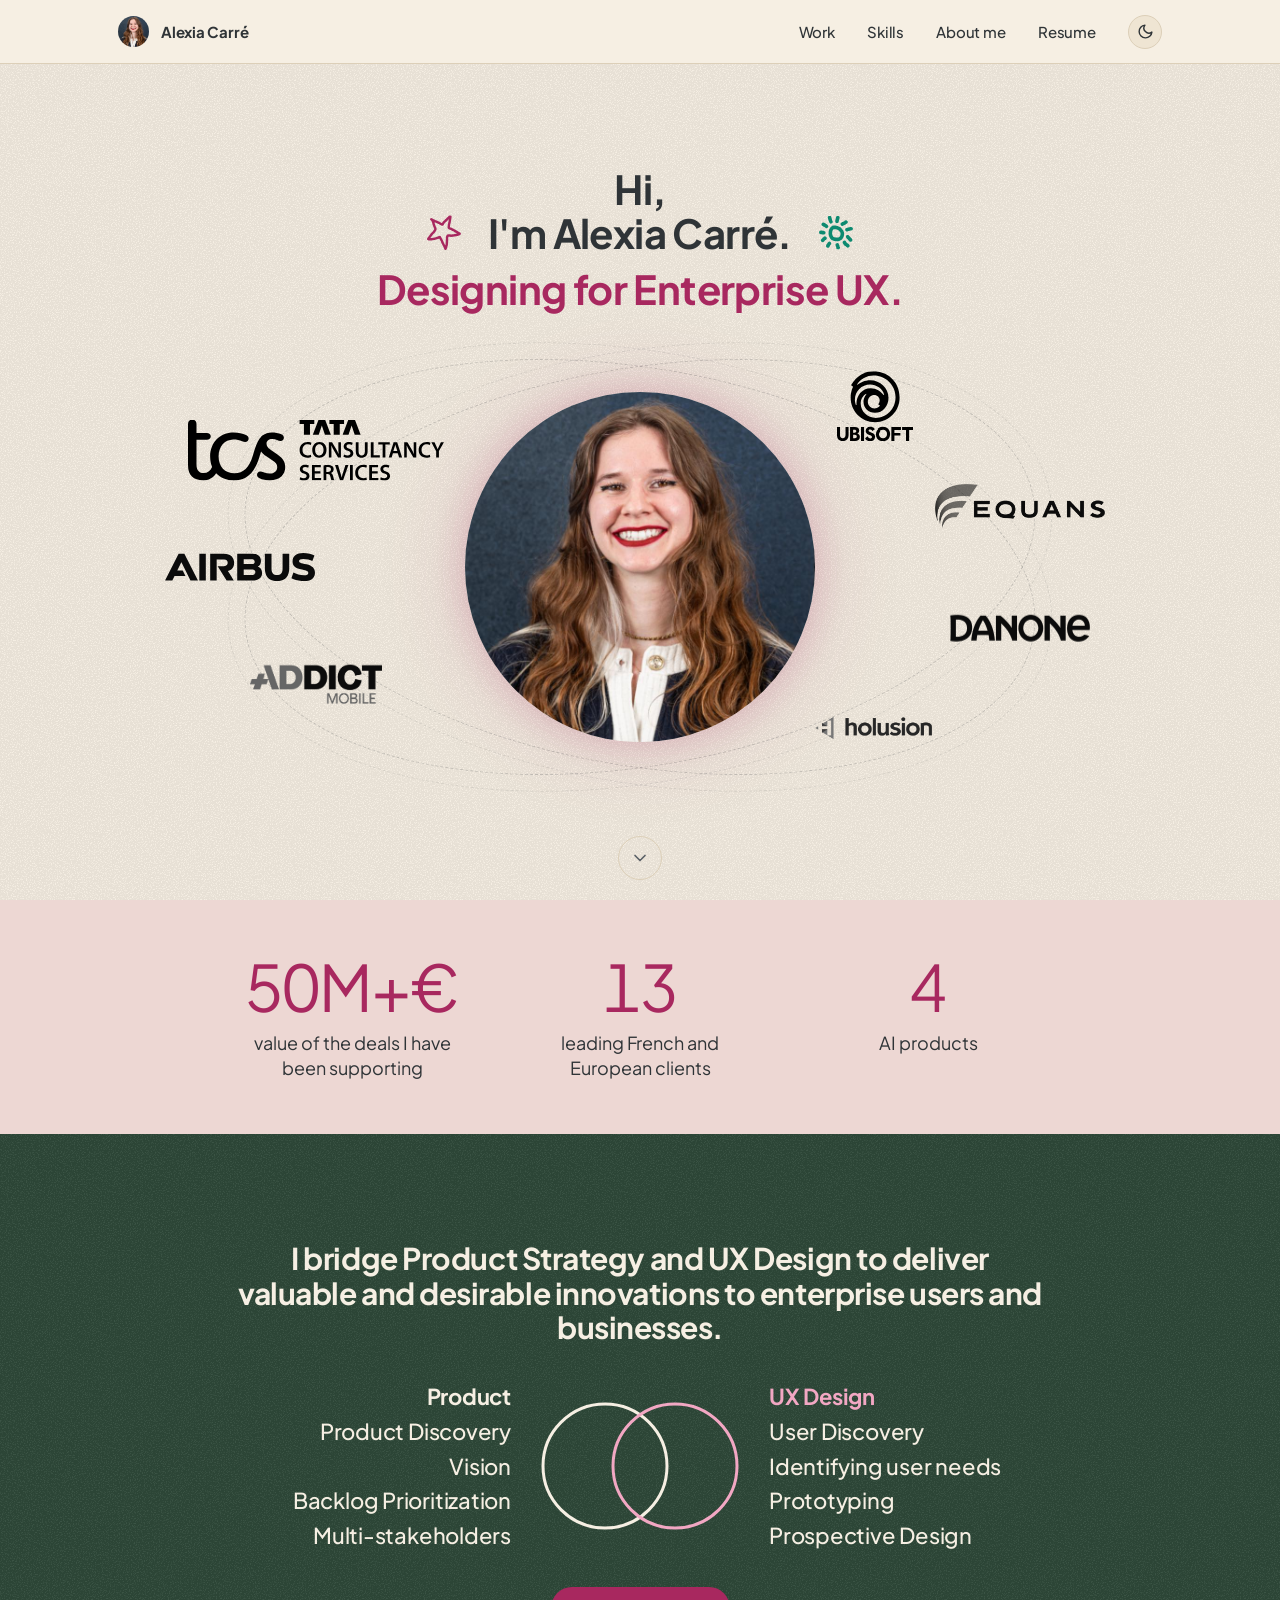
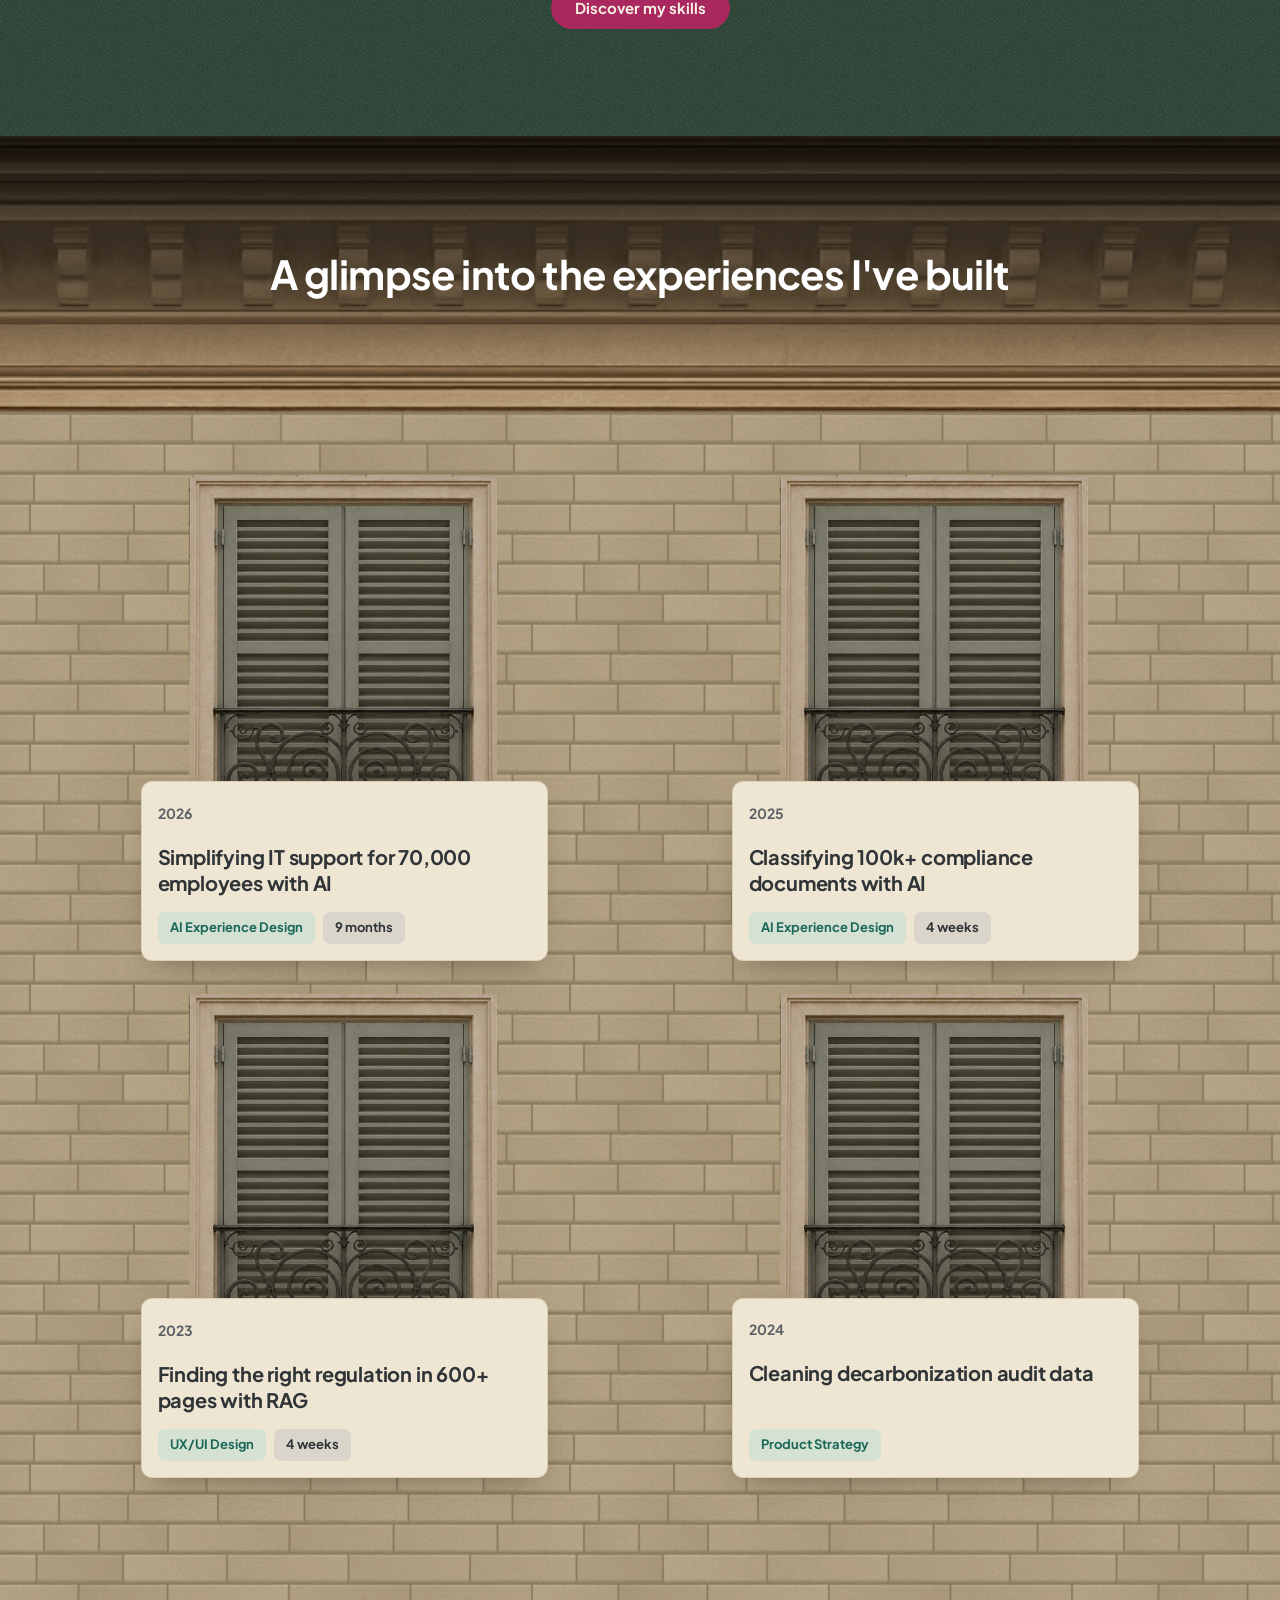
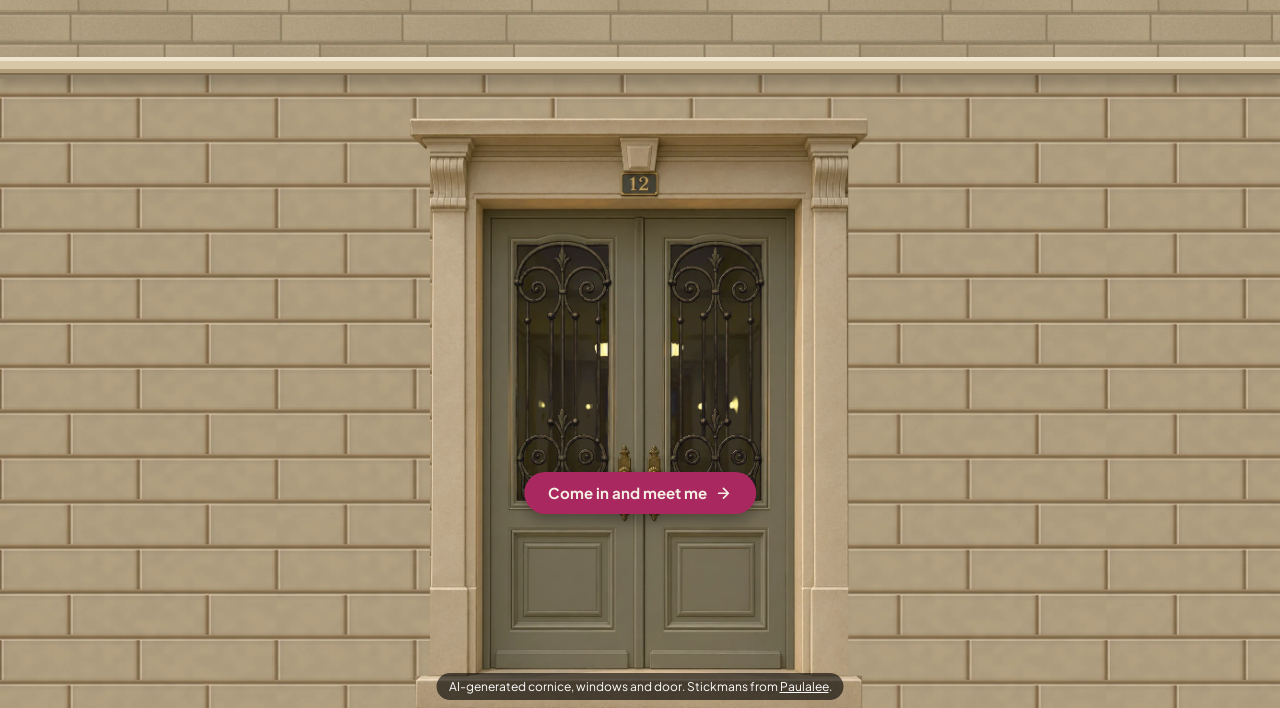
<file: index.html>
<!doctype html>
<html lang="en">
<head>
  <meta charset="utf-8">
  <meta name="viewport" content="width=device-width, initial-scale=1">
  <!-- Google Search Console: proves ownership of the site -->
  <meta name="google-site-verification" content="N5Vf6zWUx0-1gPJbV-Q34ySNzq1ICkVzYpSE83zyRsM">
  <title>Alexia Carré · Product-minded Designer</title>
  <meta name="description" content="Alexia Carré, Product-minded Designer. I bridge Product Strategy and UX Design to deliver valuable and desirable innovations to enterprise users and businesses.">

  <!-- Preview when the link is shared (LinkedIn, Slack, iMessage…) -->
  <meta property="og:type" content="website">
  <meta property="og:title" content="Alexia Carré · Product-minded Designer">
  <meta property="og:description" content="I bridge Product Strategy and UX Design to deliver valuable and desirable innovations to enterprise users and businesses.">
  <!-- Link preview card (LinkedIn, Slack, messages…): 1200 × 630 px -->
  <meta property="og:image" content="https://alexia-carre.github.io/assets/images/og-card.jpg">
  <meta property="og:image:width" content="1200">
  <meta property="og:image:height" content="630">
  <meta property="og:image:alt" content="Hi, I’m Alexia Carré. Designing for Enterprise UX. Portrait of Alexia next to the sentence.">
  <meta name="twitter:card" content="summary_large_image">
  <meta property="og:url" content="https://alexia-carre.github.io/">
  <link rel="canonical" href="https://alexia-carre.github.io/">

  <link rel="icon" href="favicon.svg" type="image/svg+xml">
  <link rel="preconnect" href="https://fonts.googleapis.com">
  <link rel="preconnect" href="https://fonts.gstatic.com" crossorigin>
  <link rel="stylesheet" href="https://fonts.googleapis.com/css2?family=Plus+Jakarta+Sans:wght@400..800&display=swap">
  <link rel="stylesheet" href="css/style.css">
  <!-- No "defer": applies the saved theme before the page is displayed -->
  <script src="js/theme.js"></script>
  <!-- Analytics (Umami): cookieless, no personal data → no consent banner needed.
       data-domains: only counts visits on the real site, not local previews -->
  <script defer src="https://cloud.umami.is/script.js" data-website-id="a2391cee-48f1-4cc5-ab0e-2c84b485d1e5" data-domains="alexia-carre.github.io"></script>
  <script src="js/main.js" defer></script>
</head>
<body>

  <!-- First thing the Tab key reaches: jumps over the menu, straight to the content (hidden until focused) -->
  <a class="skip-link" href="#main">Skip to content</a>

  <nav class="site-nav" aria-label="Main navigation">
    <a class="site-nav__avatar" href="./" aria-label="Alexia Carré, home">
      <img src="assets/images/portrait.jpg" alt="" width="31" height="31">
      <span class="site-nav__name">Alexia Carré</span>
    </a>
    <ul class="site-nav__links">
      <li><a href="mywork.html">Work</a></li>
      <li><a href="myskills.html">Skills</a></li>
      <li><a href="about.html">About me</a></li>
      <li><a href="resume.html">Resume</a></li>
    </ul>
  </nav>

  <main id="main">

    <!-- HERO: title, portrait and logos -->
    <section class="hero grain">
      <h1 class="hero__title">
        <span>Hi,</span>
        <span class="hero__name">
          <span class="hero__doodle hero__doodle--left doodle doodle--star" aria-hidden="true"></span>
          I'm Alexia Carré.
          <span class="hero__doodle hero__doodle--right doodle doodle--sun" aria-hidden="true"></span>
        </span>
        <span class="accent">Designing for Enterprise UX.</span>
      </h1>

      <div class="hero__stage">
        <img class="hero__portrait" src="assets/images/portrait.jpg" alt="Portrait of Alexia Carré" width="399" height="399">

        <div class="hero__logos">
          <ul class="logo-grid logo-grid--left" aria-label="Companies">
            <!-- data-depth: parallax intensity (in px) for each logo -->
            <li><img src="assets/images/logos/tcs.svg" alt="Tata Consultancy Services" style="--w: 256px" data-depth="28"></li>
            <li><img src="assets/images/logos/airbus.svg" alt="Airbus" style="--w: 150px" data-depth="22"></li>
            <li><img src="assets/images/logos/addict-mobile.png" alt="Addict Mobile" style="--w: 132px" data-depth="14"></li>
          </ul>
          <ul class="logo-grid logo-grid--right" aria-label="Companies (continued)">
            <li><img src="assets/images/logos/ubisoft.svg" alt="Ubisoft" style="--w: 76px" data-depth="18"></li>
            <li><img src="assets/images/logos/equans.png" alt="Equans" style="--w: 170px" data-depth="30"></li>
            <li><img src="assets/images/logos/danone.png" alt="Danone" style="--w: 140px" data-depth="20"></li>
            <li><img src="assets/images/logos/holusion.png" alt="Holusion" style="--w: 140px" data-depth="12"></li>
          </ul>
        </div>
      </div>

      <!-- Link to the next section: says "there's more below" -->
      <a class="scroll-hint" href="#key-figures" aria-label="Scroll down to see more">
        <svg viewBox="0 0 24 24" fill="none" stroke="currentColor" stroke-width="2" stroke-linecap="round" stroke-linejoin="round" aria-hidden="true"><path d="M6 9l6 6 6-6"/></svg>
      </a>
    </section>

    <!-- One "screen" (computer): key figures + Venn diagram together fill
         exactly the window height when you arrive with the arrow of the hero -->
    <div class="screen-fit">
    <!-- KEY FIGURES -->
    <section class="stats" id="key-figures" aria-label="Key figures">
      <div class="stat">
        <p class="stat__value">50M+€</p>
        <p class="stat__label">value of the deals I have been supporting</p>
      </div>
      <div class="stat">
        <p class="stat__value">13</p>
        <p class="stat__label">leading French and European clients</p>
      </div>
      <div class="stat">
        <p class="stat__value">4</p>
        <p class="stat__label">AI products</p>
      </div>
    </section>

    <!-- VENN DIAGRAM: Product × UX -->
    <section class="venn-section grain">
      <h2>I bridge Product Strategy and UX Design to deliver valuable and desirable innovations to enterprise users and businesses.</h2>

      <div class="venn">
        <ul class="venn__list venn__list--left">
          <li><strong>Product</strong></li>
          <li>Product Discovery</li>
          <li>Vision</li>
          <li>Backlog Prioritization</li>
          <li>Multi-stakeholders</li>
        </ul>

        <!-- Two circles drawn directly in SVG: no image to load -->
        <svg class="venn__circles" viewBox="0 0 210 130" fill="none" stroke="currentColor" stroke-width="3" aria-hidden="true">
          <circle cx="70" cy="65" r="62"/>
          <circle cx="140" cy="65" r="62"/>
        </svg>

        <ul class="venn__list venn__list--right">
          <li><strong>UX Design</strong></li>
          <li>User Discovery</li>
          <li>Identifying user needs</li>
          <li>Prototyping</li>
          <li>Prospective Design</li>
        </ul>
      </div>

      <a class="btn btn--primary" href="myskills.html">Discover my skills</a>
    </section>
    </div>

    <!-- FEATURED PRODUCTS: the building facade -->
    <section class="facade" aria-labelledby="featured-title">
      <div class="facade__cornice">
        <h2 id="featured-title">A glimpse into the experiences I've built</h2>
      </div>

      <div class="facade__wall">
        <ul class="windows">
          <!-- The link (<a class="window">) wraps the window AND its card:
               the whole area is clickable, with a single link per project.
               The CTA is aria-hidden: a screen reader already announces the
               link with its title, no need to also hear "View more". -->
          <!-- Newest project first -->
          <li>
            <a class="window" href="it_support.html">
              <span class="window__closed-night" aria-hidden="true"></span>
              <span class="window__day" aria-hidden="true"></span>
              <span class="window__card project-card">
                <span class="project-card__top">
                  <span class="project-card__year">2026</span>
                  <span class="project-card__cta" aria-hidden="true">View more <svg viewBox="0 0 24 24" fill="none" stroke="currentColor" stroke-width="2.5" stroke-linecap="round" stroke-linejoin="round"><path d="M5 12h14M12 5l7 7-7 7"/></svg></span>
                </span>
                <span class="project-card__title">Simplifying IT support for 70,000 employees with AI</span>
                <span class="tags">
                  <span class="tag tag--skill">AI Experience Design</span>
                  <span class="tag"><time datetime="P9M">9 months</time></span>
                </span>
              </span>
            </a>
          </li>
          <li>
            <a class="window window--inspecting" href="data_tagging.html">
              <span class="window__closed-night" aria-hidden="true"></span>
              <span class="window__day" aria-hidden="true"></span>
              <span class="window__card project-card">
                <span class="project-card__top">
                  <span class="project-card__year">2025</span>
                  <span class="project-card__cta" aria-hidden="true">View more <svg viewBox="0 0 24 24" fill="none" stroke="currentColor" stroke-width="2.5" stroke-linecap="round" stroke-linejoin="round"><path d="M5 12h14M12 5l7 7-7 7"/></svg></span>
                </span>
                <span class="project-card__title">Classifying 100k+ compliance documents with AI</span>
                <span class="tags">
                  <span class="tag tag--skill">AI Experience Design</span>
                  <span class="tag"><time datetime="P4W">4 weeks</time></span>
                </span>
              </span>
            </a>
          </li>
          <li>
            <a class="window" href="fire_safety.html">
              <span class="window__closed-night" aria-hidden="true"></span>
              <span class="window__day" aria-hidden="true"></span>
              <span class="window__card project-card">
                <span class="project-card__top">
                  <span class="project-card__year">2023</span>
                  <span class="project-card__cta" aria-hidden="true">View more <svg viewBox="0 0 24 24" fill="none" stroke="currentColor" stroke-width="2.5" stroke-linecap="round" stroke-linejoin="round"><path d="M5 12h14M12 5l7 7-7 7"/></svg></span>
                </span>
                <span class="project-card__title">Finding the right regulation in 600+ pages with RAG</span>
                <span class="tags">
                  <span class="tag tag--skill">UX/UI Design</span>
                  <span class="tag"><time datetime="P4W">4 weeks</time></span>
                </span>
              </span>
            </a>
          </li>
          <!-- Work in progress: last -->
          <li>
            <!-- Work in progress: no page yet, so it's a <div>, not a link.
                 window--soon: the shutters stay closed, only "Coming soon" appears -->
            <div class="window window--soon">
              <span class="window__closed-night" aria-hidden="true"></span>
              <span class="window__day" aria-hidden="true"></span>
              <span class="window__card project-card">
                <span class="project-card__top">
                  <span class="project-card__year">2024</span>
                  <span class="project-card__cta project-card__cta--soon">Coming soon</span>
                </span>
                <span class="project-card__title">Cleaning decarbonization audit data</span>
                <span class="tags">
                  <span class="tag tag--skill">Product Strategy</span>
                </span>
              </span>
            </div>
          </li>
        </ul>

      </div>

      <!-- GROUND FLOOR: a Haussmann door that leads to the About page.
           It is the last thing on the page: the door stands on its bottom edge. -->
      <div class="ground">
        <div class="ground__floor">
          <!-- The door: closed render on top of everything at rest. When it
               opens (hover, keyboard focus, or mid-screen on touch: js/main.js)
               the hall and the open leaves fade in; the hall drifts a little
               behind the leaves (parallax). -->
          <div class="door-wrap">
            <!-- The door is clickable with the mouse, but the keyboard and screen
                 readers get ONE link: the call to action placed on it (tabindex -1
                 + aria-hidden on the door). Focusing the CTA opens the door too. -->
            <a class="door" href="about.html" data-door tabindex="-1" aria-hidden="true">
              <span class="door__scene" aria-hidden="true">
                <span class="door__open">
                  <span class="door__hole"><span class="door__hall"></span></span>
                  <span class="door__leaves"></span>
                </span>
              </span>
            </a>

            <a class="btn btn--primary door-cta" href="about.html">
              Come in and meet me
              <svg viewBox="0 0 24 24" fill="none" stroke="currentColor" stroke-width="2.5" stroke-linecap="round" stroke-linejoin="round" aria-hidden="true"><path d="M5 12h14M12 5l7 7-7 7"/></svg>
            </a>
          </div>

          <!-- Credits, at the very bottom of the page -->
          <p class="facade__credits">AI-generated cornice, windows and door. Stickmans from <a href="https://www.flaticon.com/fr/auteurs/paulalee">Paulalee</a>.</p>
        </div>
      </div>
    </section>

  </main>



</body>
</html>
</file>
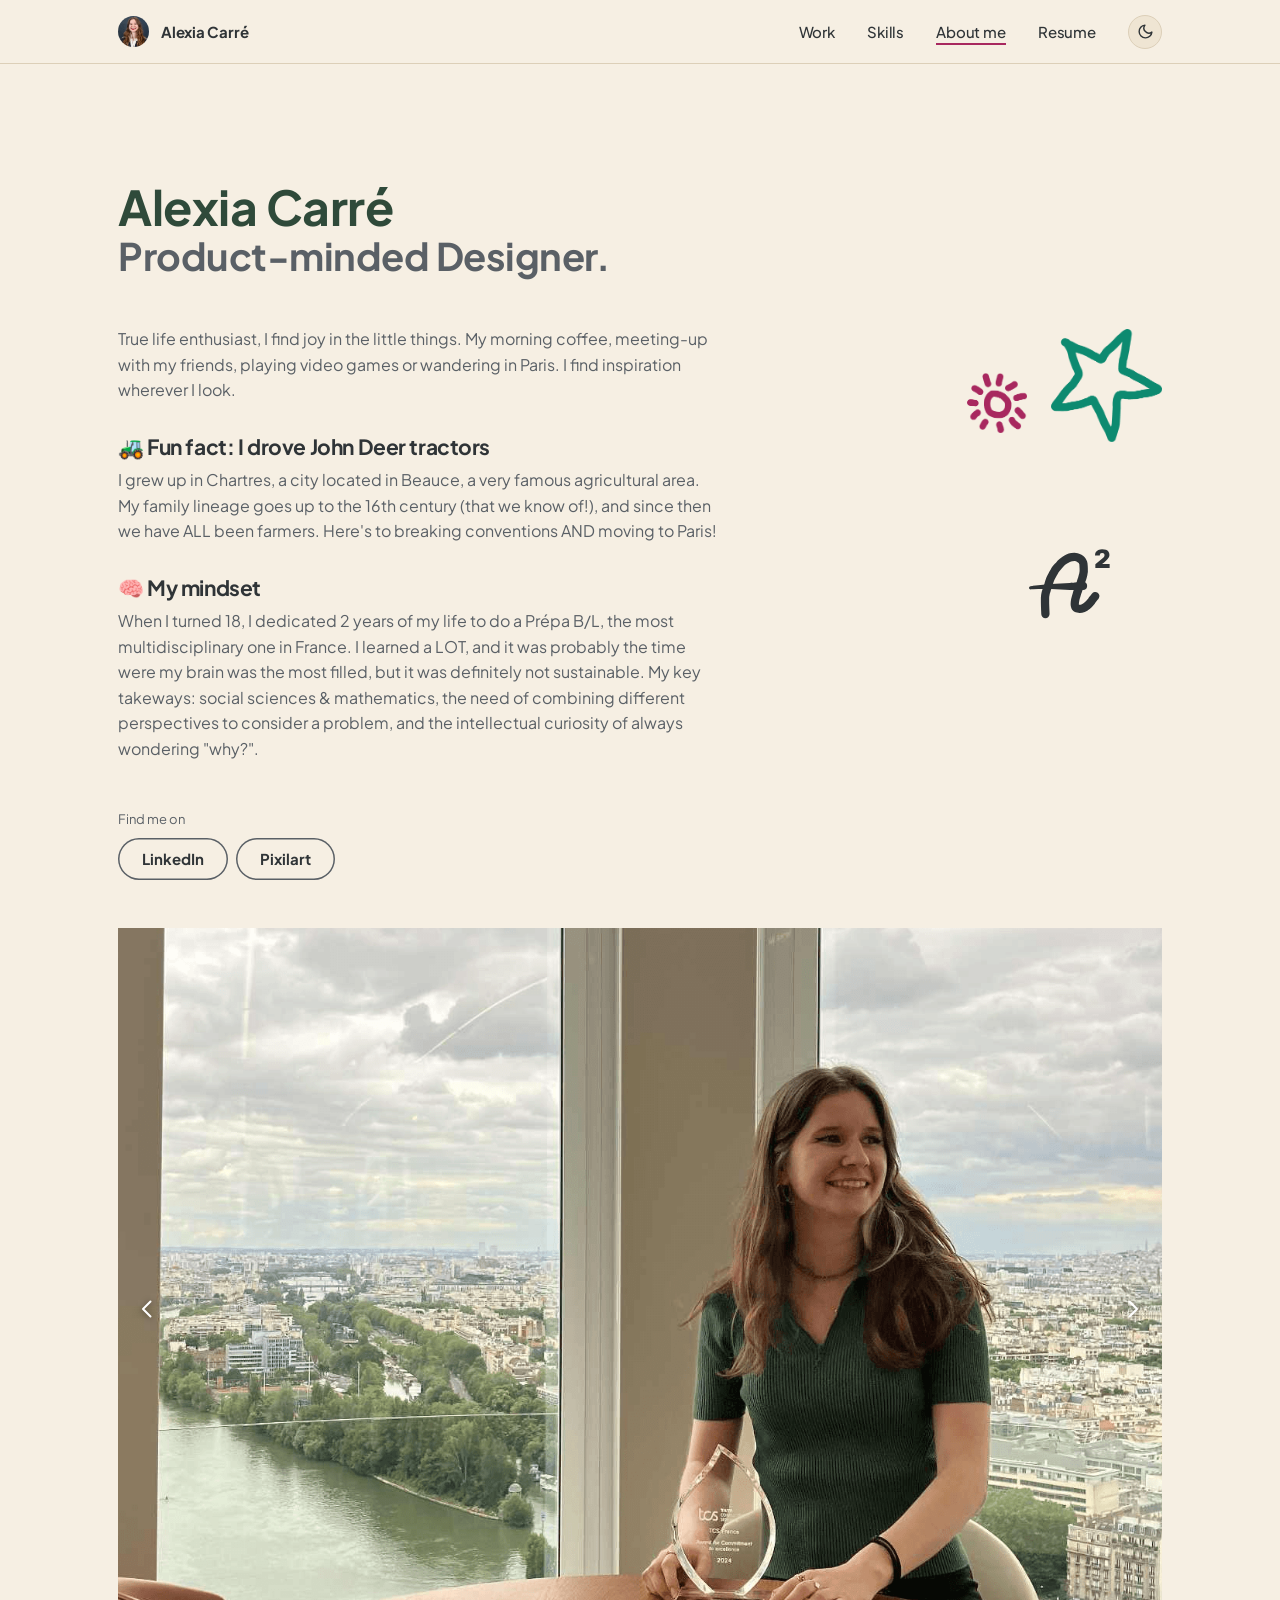
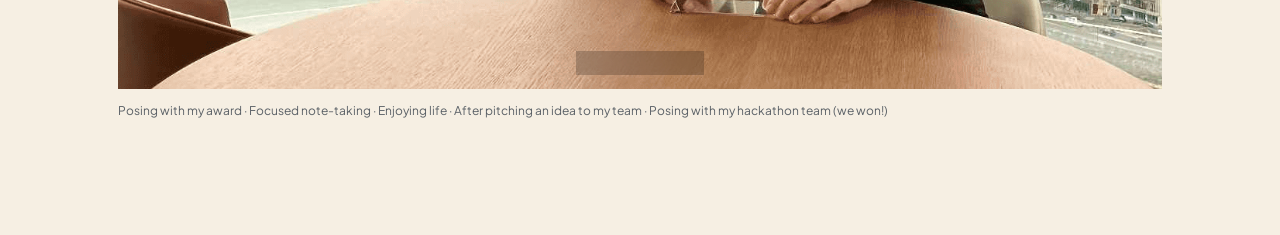
<file: about.html>
<!doctype html>
<html lang="en">
<head>
  <meta charset="utf-8">
  <meta name="viewport" content="width=device-width, initial-scale=1">
  <title>About me · Alexia Carré</title>
  <meta name="description" content="Alexia Carré, Product-minded Designer based in Paris.">
  <meta property="og:title" content="About Alexia">
  <!-- Link preview card (LinkedIn, Slack, messages…): 1200 × 630 px -->
  <meta property="og:image" content="https://alexia-carre.github.io/assets/images/og-card.jpg">
  <meta property="og:image:width" content="1200">
  <meta property="og:image:height" content="630">
  <meta property="og:image:alt" content="Hi, I’m Alexia Carré. Designing for Enterprise UX. Portrait of Alexia next to the sentence.">
  <meta name="twitter:card" content="summary_large_image">
  <meta property="og:url" content="https://alexia-carre.github.io/about">
  <link rel="canonical" href="https://alexia-carre.github.io/about">
  <link rel="icon" href="favicon.svg" type="image/svg+xml">
  <link rel="preconnect" href="https://fonts.googleapis.com">
  <link rel="preconnect" href="https://fonts.gstatic.com" crossorigin>
  <link rel="stylesheet" href="https://fonts.googleapis.com/css2?family=Plus+Jakarta+Sans:wght@400..800&display=swap">
  <link rel="stylesheet" href="css/style.css">
  <!-- No "defer": applies the saved theme before the page is displayed -->
  <script src="js/theme.js"></script>
  <!-- Analytics (Umami): cookieless, no personal data → no consent banner needed.
       data-domains: only counts visits on the real site, not local previews -->
  <script defer src="https://cloud.umami.is/script.js" data-website-id="a2391cee-48f1-4cc5-ab0e-2c84b485d1e5" data-domains="alexia-carre.github.io"></script>
  <!-- "defer": the script runs once the HTML has been read -->
  <script src="js/main.js" defer></script>
</head>
<body>

  <!-- First thing the Tab key reaches: jumps over the menu, straight to the content (hidden until focused) -->
  <a class="skip-link" href="#main">Skip to content</a>

  <nav class="site-nav" aria-label="Main navigation">
    <a class="site-nav__avatar" href="./" aria-label="Alexia Carré, home">
      <img src="assets/images/portrait.jpg" alt="" width="31" height="31">
      <span class="site-nav__name">Alexia Carré</span>
    </a>
    <ul class="site-nav__links">
      <li><a href="mywork.html">Work</a></li>
      <li><a href="myskills.html">Skills</a></li>
      <li><a href="about.html" aria-current="page">About me</a></li>
      <li><a href="resume.html">Resume</a></li>
    </ul>
  </nav>

  <main id="main" class="about">
    <!-- Decorative doodles: drawn by CSS masks (see "Doodles" in style.css) -->
    <div class="about__sticker about__sticker--sun" aria-hidden="true">
      <span class="doodle doodle--about-sun"></span>
      <span class="doodle doodle--about-star"></span>
    </div>
    <span class="about__sticker about__sticker--a2 doodle doodle--a2" aria-hidden="true"></span>

    <h1>
      <span class="about__name">Alexia Carré</span><br>
      <span class="about__role">Product-minded Designer.</span>
    </h1>

    <div class="about__text">
      <p>True life enthusiast, I find joy in the little things. My morning coffee, meeting-up with my friends, playing video games or wandering in Paris. I find inspiration wherever I look.</p>

      <h2>🚜 Fun fact: I drove John Deer tractors</h2>
      <p>I grew up in Chartres, a city located in Beauce, a very famous agricultural area. My family lineage goes up to the 16th century (that we know of!), and since then we have ALL been farmers. Here's to breaking conventions AND moving to Paris!</p>

      <h2>🧠 My mindset</h2>
      <p>When I turned 18, I dedicated 2 years of my life to do a Prépa B/L, the most multidisciplinary one in France. I learned a LOT, and it was probably the time were my brain was the most filled, but it was definitely not sustainable. My key takeways: social sciences &amp; mathematics, the need of combining different perspectives to consider a problem, and the intellectual curiosity of always wondering "why?".</p>
    </div>

    <div class="about__links">
      <p>Find me on</p>
      <ul>
        <li><a class="btn btn--secondary" href="https://www.linkedin.com/in/alexiacarre1/" target="_blank" rel="noopener">LinkedIn</a></li>
        <li><a class="btn btn--secondary" href="https://www.pixilart.com/sthy/gallery" target="_blank" rel="noopener">Pixilart</a></li>
      </ul>
    </div>

    <!-- Carousel: without JS it's a horizontal scrolling strip;
         js/main.js adds the arrows and dots. -->
    <section class="carousel" aria-label="Photos" data-carousel>
      <!-- tabindex="0": keyboard users can focus the strip, then scroll it with the arrow keys -->
      <ul class="carousel__track" tabindex="0" aria-label="Photos, scroll sideways">
        <li class="carousel__slide"><img src="assets/images/about/award.jpg" alt="Alexia posing with her innovation award" width="840" height="612"></li>
        <li class="carousel__slide"><img src="assets/images/about/note-taking.jpg" alt="Alexia focused on note-taking" width="840" height="612" loading="lazy"></li>
        <li class="carousel__slide"><img src="assets/images/about/enjoying-life.jpg" alt="Alexia enjoying life" width="840" height="612" loading="lazy"></li>
        <li class="carousel__slide"><img src="assets/images/about/pitching.jpg" alt="Alexia after pitching an idea to her team" width="840" height="612" loading="lazy"></li>
        <li class="carousel__slide"><img src="assets/images/about/hackathon.jpg" alt="Alexia with her hackathon team, who won" width="840" height="612" loading="lazy"></li>
      </ul>
    </section>
    <p class="carousel__caption">Posing with my award · Focused note-taking · Enjoying life · After pitching an idea to my team · Posing with my hackathon team (we won!)</p>
  </main>

</body>
</html>
</file>
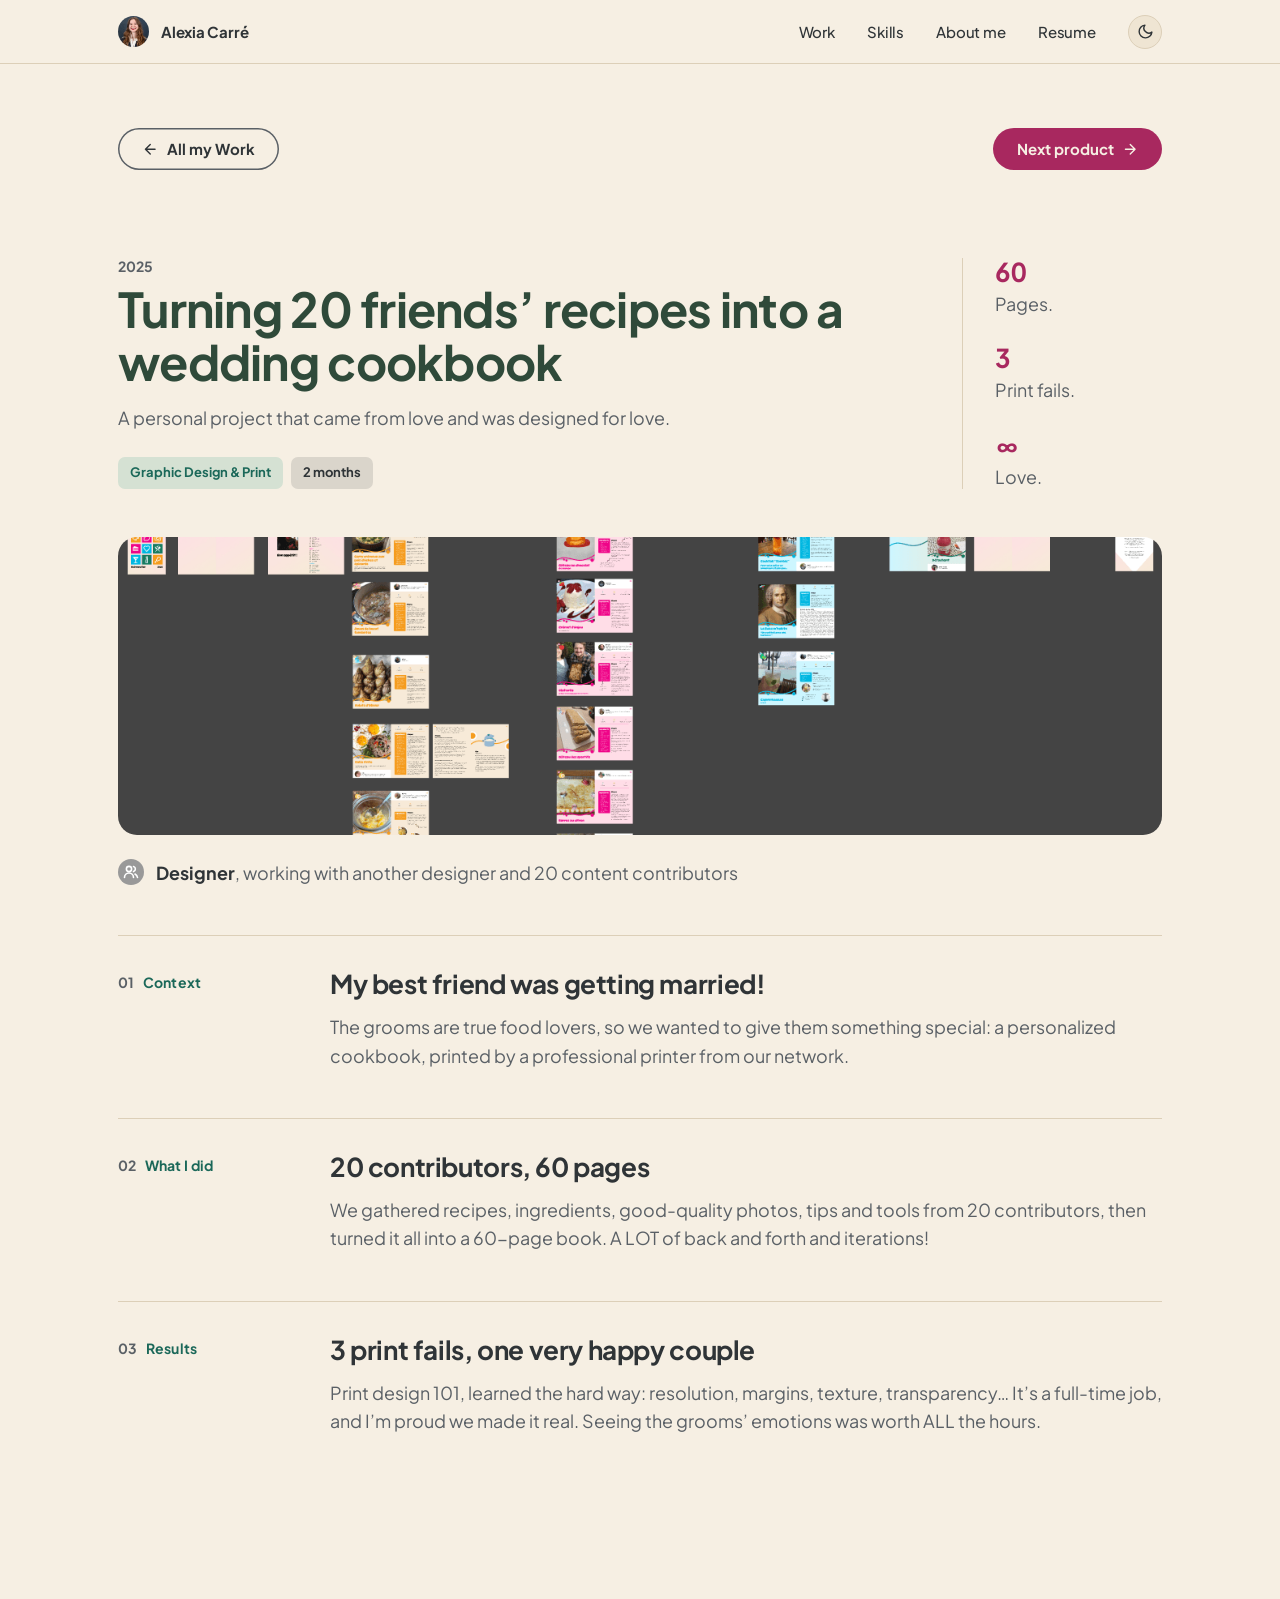
<file: cookbook.html>
<!doctype html>
<html lang="en">
<head>
  <meta charset="utf-8">
  <meta name="viewport" content="width=device-width, initial-scale=1">
  <title>Turning 20 friends’ recipes into a wedding cookbook · Alexia Carré</title>
  <meta name="description" content="A personal project that came from love and was designed for love: a 60-page cookbook for a wedding.">
  <meta property="og:title" content="Turning 20 friends’ recipes into a wedding cookbook">
  <!-- Link preview card (LinkedIn, Slack, messages…): 1200 × 630 px -->
  <meta property="og:image" content="https://alexia-carre.github.io/assets/images/og-card.jpg">
  <meta property="og:image:width" content="1200">
  <meta property="og:image:height" content="630">
  <meta property="og:image:alt" content="Hi, I’m Alexia Carré. Designing for Enterprise UX. Portrait of Alexia next to the sentence.">
  <meta name="twitter:card" content="summary_large_image">
  <meta property="og:url" content="https://alexia-carre.github.io/cookbook">
  <link rel="canonical" href="https://alexia-carre.github.io/cookbook">
  <link rel="icon" href="favicon.svg" type="image/svg+xml">
  <link rel="preconnect" href="https://fonts.googleapis.com">
  <link rel="preconnect" href="https://fonts.gstatic.com" crossorigin>
  <link rel="stylesheet" href="https://fonts.googleapis.com/css2?family=Plus+Jakarta+Sans:wght@400..800&display=swap">
  <link rel="stylesheet" href="css/style.css">
  <!-- No "defer": applies the saved theme before the page is displayed -->
  <script src="js/theme.js"></script>
  <!-- Analytics (Umami): cookieless, no personal data → no consent banner needed.
       data-domains: only counts visits on the real site, not local previews -->
  <script defer src="https://cloud.umami.is/script.js" data-website-id="a2391cee-48f1-4cc5-ab0e-2c84b485d1e5" data-domains="alexia-carre.github.io"></script>
  <script src="js/main.js" defer></script>
</head>
<body>

  <!-- First thing the Tab key reaches: jumps over the menu, straight to the content (hidden until focused) -->
  <a class="skip-link" href="#main">Skip to content</a>

  <nav class="site-nav" aria-label="Main navigation">
    <a class="site-nav__avatar" href="./" aria-label="Alexia Carré, home">
      <img src="assets/images/portrait.jpg" alt="" width="31" height="31">
      <span class="site-nav__name">Alexia Carré</span>
    </a>
    <ul class="site-nav__links">
      <li><a href="mywork.html">Work</a></li>
      <li><a href="myskills.html">Skills</a></li>
      <li><a href="about.html">About me</a></li>
      <li><a href="resume.html">Resume</a></li>
    </ul>
  </nav>

  <main id="main" class="case-page">
    <nav class="case-nav" aria-label="Case studies">
      <a class="btn btn--secondary" href="mywork.html">
        <svg viewBox="0 0 24 24" fill="none" stroke="currentColor" stroke-width="2" stroke-linecap="round" stroke-linejoin="round" aria-hidden="true"><path d="M19 12H5M12 19l-7-7 7-7"/></svg>
        All my Work
      </a>
      <a class="btn btn--primary" href="fire_safety.html">
        Next product
        <svg viewBox="0 0 24 24" fill="none" stroke="currentColor" stroke-width="2" stroke-linecap="round" stroke-linejoin="round" aria-hidden="true"><path d="M5 12h14M12 5l7 7-7 7"/></svg>
      </a>
    </nav>

    <article class="case">
      <!-- Header in 2 columns: the story on the left, the figures on the right -->
      <div class="case__inner case__intro">
      <header class="case__head">
        <p class="case__year"><time datetime="2025">2025</time></p>
        <h1>Turning 20 friends’ recipes into a wedding cookbook</h1>
        <p>A personal project that came from love and was designed for love.</p>
        <!-- Skill + duration (neutral tag) -->
        <div class="case__meta">
          <ul class="tags">
            <li class="tag tag--skill">Graphic Design &amp; Print</li>
            <li class="tag"><time datetime="P2M">2 months</time></li>
          </ul>
        </div>
      </header>

      <dl class="case__stats">
        <div><dt class="visually-hidden">Pages</dt><dd><strong>60</strong><span>Pages.</span></dd></div>
        <div><dt class="visually-hidden">Print fails</dt><dd><strong>3</strong><span>Print fails.</span></dd></div>
        <div><dt class="visually-hidden">Love</dt><dd><strong>∞</strong><span>Love.</span></dd></div>
      </dl>
      </div>

      <figure class="case__cover">
        <img src="assets/images/work/cookbook.png" alt="Overview of the cookbook's page layouts" width="1044" height="298">
      </figure>

      <p class="case__inner case__team">
        <svg viewBox="0 0 26 26" aria-hidden="true"><circle cx="13" cy="13" r="13" fill="#999"/><g fill="none" stroke="#fff" stroke-width="1.6" stroke-linecap="round"><circle cx="11" cy="10" r="2.6"/><path d="M6.5 18.5a4.5 4.5 0 0 1 9 0M15.5 7.6a2.6 2.6 0 0 1 0 5M17 15a4.5 4.5 0 0 1 2.5 3.5"/></g></svg>
        <span><strong>Designer</strong>, working with another designer and 20 content contributors</span>
      </p>

      <!-- Story in 3 steps: Context → What I did → Results.
           The label sits in its own column on desktop, above the heading on mobile. -->
      <div class="case__inner">
        <section class="case__section">
          <p class="case__label"><span aria-hidden="true">01</span> Context</p>
          <div class="case__body">
            <h2>My best friend was getting married!</h2>
            <p>The grooms are true food lovers, so we wanted to give them something special: a personalized cookbook, printed by a professional printer from our network.</p>
          </div>
        </section>
        <section class="case__section">
          <p class="case__label"><span aria-hidden="true">02</span> What I did</p>
          <div class="case__body">
            <h2>20 contributors, 60 pages</h2>
            <p>We gathered recipes, ingredients, good-quality photos, tips and tools from 20 contributors, then turned it all into a 60-page book. A LOT of back and forth and iterations!</p>
          </div>
        </section>
        <section class="case__section">
          <p class="case__label"><span aria-hidden="true">03</span> Results</p>
          <div class="case__body">
            <h2>3 print fails, one very happy couple</h2>
            <p>Print design 101, learned the hard way: resolution, margins, texture, transparency… It’s a full-time job, and I’m proud we made it real. Seeing the grooms’ emotions was worth ALL the hours.</p>
          </div>
        </section>
      </div>
    </article>
  </main>

</body>
</html>
</file>
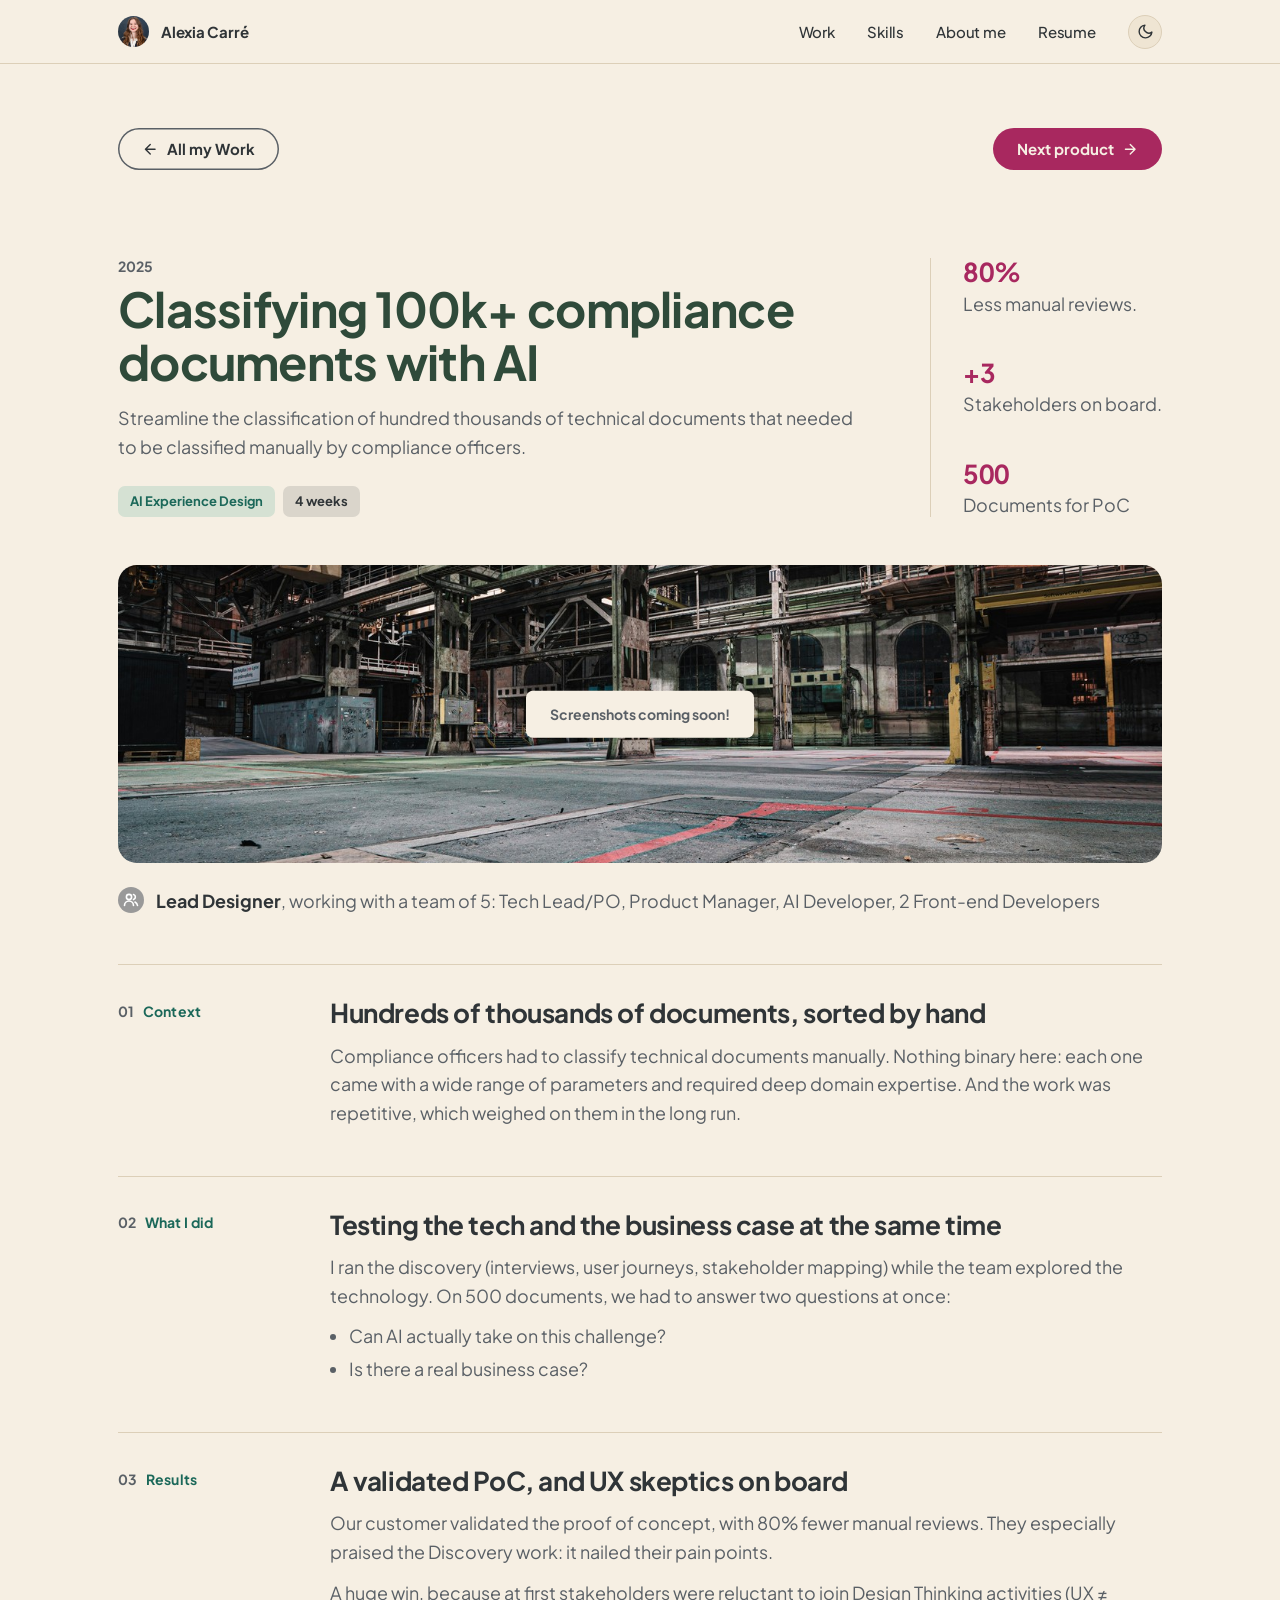
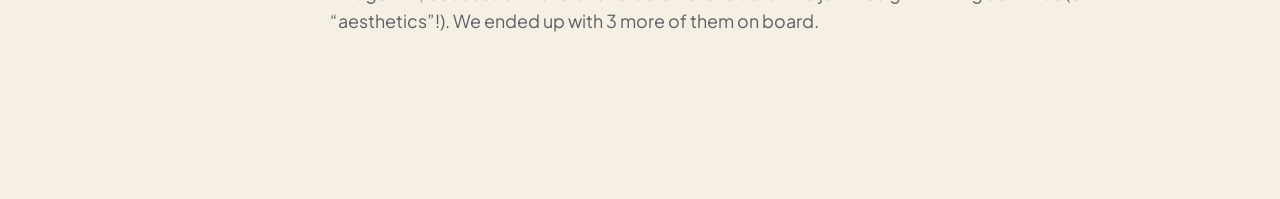
<file: data_tagging.html>
<!doctype html>
<html lang="en">
<head>
  <meta charset="utf-8">
  <meta name="viewport" content="width=device-width, initial-scale=1">
  <title>Classifying 100k+ compliance documents with AI · Alexia Carré</title>
  <meta name="description" content="Streamline the classification of hundred thousands of technical documents that needed to be classified manually by compliance officers.">
  <meta property="og:title" content="Classifying 100k+ compliance documents with AI">
  <!-- Link preview card (LinkedIn, Slack, messages…): 1200 × 630 px -->
  <meta property="og:image" content="https://alexia-carre.github.io/assets/images/og-card.jpg">
  <meta property="og:image:width" content="1200">
  <meta property="og:image:height" content="630">
  <meta property="og:image:alt" content="Hi, I’m Alexia Carré. Designing for Enterprise UX. Portrait of Alexia next to the sentence.">
  <meta name="twitter:card" content="summary_large_image">
  <meta property="og:url" content="https://alexia-carre.github.io/data_tagging">
  <link rel="canonical" href="https://alexia-carre.github.io/data_tagging">
  <link rel="icon" href="favicon.svg" type="image/svg+xml">
  <link rel="preconnect" href="https://fonts.googleapis.com">
  <link rel="preconnect" href="https://fonts.gstatic.com" crossorigin>
  <link rel="stylesheet" href="https://fonts.googleapis.com/css2?family=Plus+Jakarta+Sans:wght@400..800&display=swap">
  <link rel="stylesheet" href="css/style.css">
  <!-- No "defer": applies the saved theme before the page is displayed -->
  <script src="js/theme.js"></script>
  <!-- Analytics (Umami): cookieless, no personal data → no consent banner needed.
       data-domains: only counts visits on the real site, not local previews -->
  <script defer src="https://cloud.umami.is/script.js" data-website-id="a2391cee-48f1-4cc5-ab0e-2c84b485d1e5" data-domains="alexia-carre.github.io"></script>
  <script src="js/main.js" defer></script>
</head>
<body>

  <!-- First thing the Tab key reaches: jumps over the menu, straight to the content (hidden until focused) -->
  <a class="skip-link" href="#main">Skip to content</a>

  <nav class="site-nav" aria-label="Main navigation">
    <a class="site-nav__avatar" href="./" aria-label="Alexia Carré, home">
      <img src="assets/images/portrait.jpg" alt="" width="31" height="31">
      <span class="site-nav__name">Alexia Carré</span>
    </a>
    <ul class="site-nav__links">
      <li><a href="mywork.html">Work</a></li>
      <li><a href="myskills.html">Skills</a></li>
      <li><a href="about.html">About me</a></li>
      <li><a href="resume.html">Resume</a></li>
    </ul>
  </nav>

  <main id="main" class="case-page">
    <nav class="case-nav" aria-label="Case studies">
      <a class="btn btn--secondary" href="mywork.html">
        <svg viewBox="0 0 24 24" fill="none" stroke="currentColor" stroke-width="2" stroke-linecap="round" stroke-linejoin="round" aria-hidden="true"><path d="M19 12H5M12 19l-7-7 7-7"/></svg>
        All my Work
      </a>
      <a class="btn btn--primary" href="it_support.html">
        Next product
        <svg viewBox="0 0 24 24" fill="none" stroke="currentColor" stroke-width="2" stroke-linecap="round" stroke-linejoin="round" aria-hidden="true"><path d="M5 12h14M12 5l7 7-7 7"/></svg>
      </a>
    </nav>

    <article class="case">
      <!-- Header in 2 columns: the story on the left, the figures on the right -->
      <div class="case__inner case__intro">
      <header class="case__head">
        <p class="case__year"><time datetime="2025">2025</time></p>
        <h1>Classifying 100k+ compliance documents with AI</h1>
        <p>Streamline the classification of hundred thousands of technical documents that needed to be classified manually by compliance officers.</p>
        <!-- Skill + duration (neutral tag) -->
        <div class="case__meta">
          <ul class="tags">
            <li class="tag tag--skill">AI Experience Design</li>
            <li class="tag"><time datetime="P4W">4 weeks</time></li>
          </ul>
        </div>
      </header>

      <dl class="case__stats">
        <div><dt class="visually-hidden">Reduction in manual reviews</dt><dd><strong>80%</strong><span>Less manual reviews.</span></dd></div>
        <div><dt class="visually-hidden">Stakeholders</dt><dd><strong>+3</strong><span>Stakeholders on board.</span></dd></div>
        <div><dt class="visually-hidden">Documents</dt><dd><strong>500</strong><span>Documents for PoC</span></dd></div>
      </dl>
      </div>

      <figure class="case__cover">
        <img src="assets/images/work/data-tagging.jpg" alt="Technical documents illustration" width="1044" height="298">
        <figcaption class="case__soon">Screenshots coming soon!</figcaption>
      </figure>

      <p class="case__inner case__team">
        <svg viewBox="0 0 26 26" aria-hidden="true"><circle cx="13" cy="13" r="13" fill="#999"/><g fill="none" stroke="#fff" stroke-width="1.6" stroke-linecap="round"><circle cx="11" cy="10" r="2.6"/><path d="M6.5 18.5a4.5 4.5 0 0 1 9 0M15.5 7.6a2.6 2.6 0 0 1 0 5M17 15a4.5 4.5 0 0 1 2.5 3.5"/></g></svg>
        <span><strong>Lead Designer</strong>, working with a team of 5: Tech Lead/PO, Product Manager, AI Developer, 2 Front-end Developers</span>
      </p>

      <!-- Story in 3 steps: Context → What I did → Results.
           The label sits in its own column on desktop, above the heading on mobile. -->
      <div class="case__inner">
        <section class="case__section">
          <p class="case__label"><span aria-hidden="true">01</span> Context</p>
          <div class="case__body">
            <h2>Hundreds of thousands of documents, sorted by hand</h2>
            <p>Compliance officers had to classify technical documents manually. Nothing binary here: each one came with a wide range of parameters and required deep domain expertise. And the work was repetitive, which weighed on them in the long run.</p>
          </div>
        </section>
        <section class="case__section">
          <p class="case__label"><span aria-hidden="true">02</span> What I did</p>
          <div class="case__body">
            <h2>Testing the tech and the business case at the same time</h2>
            <p>I ran the discovery (interviews, user journeys, stakeholder mapping) while the team explored the technology. On 500 documents, we had to answer two questions at once:</p>
            <ul>
              <li>Can AI actually take on this challenge?</li>
              <li>Is there a real business case?</li>
            </ul>
          </div>
        </section>
        <section class="case__section">
          <p class="case__label"><span aria-hidden="true">03</span> Results</p>
          <div class="case__body">
            <h2>A validated PoC, and UX skeptics on board</h2>
            <p>Our customer validated the proof of concept, with 80% fewer manual reviews. They especially praised the Discovery work: it nailed their pain points.</p>
            <p>A huge win, because at first stakeholders were reluctant to join Design Thinking activities (UX ≠ “aesthetics”!). We ended up with 3 more of them on board.</p>
          </div>
        </section>
      </div>
    </article>
  </main>

</body>
</html>
</file>
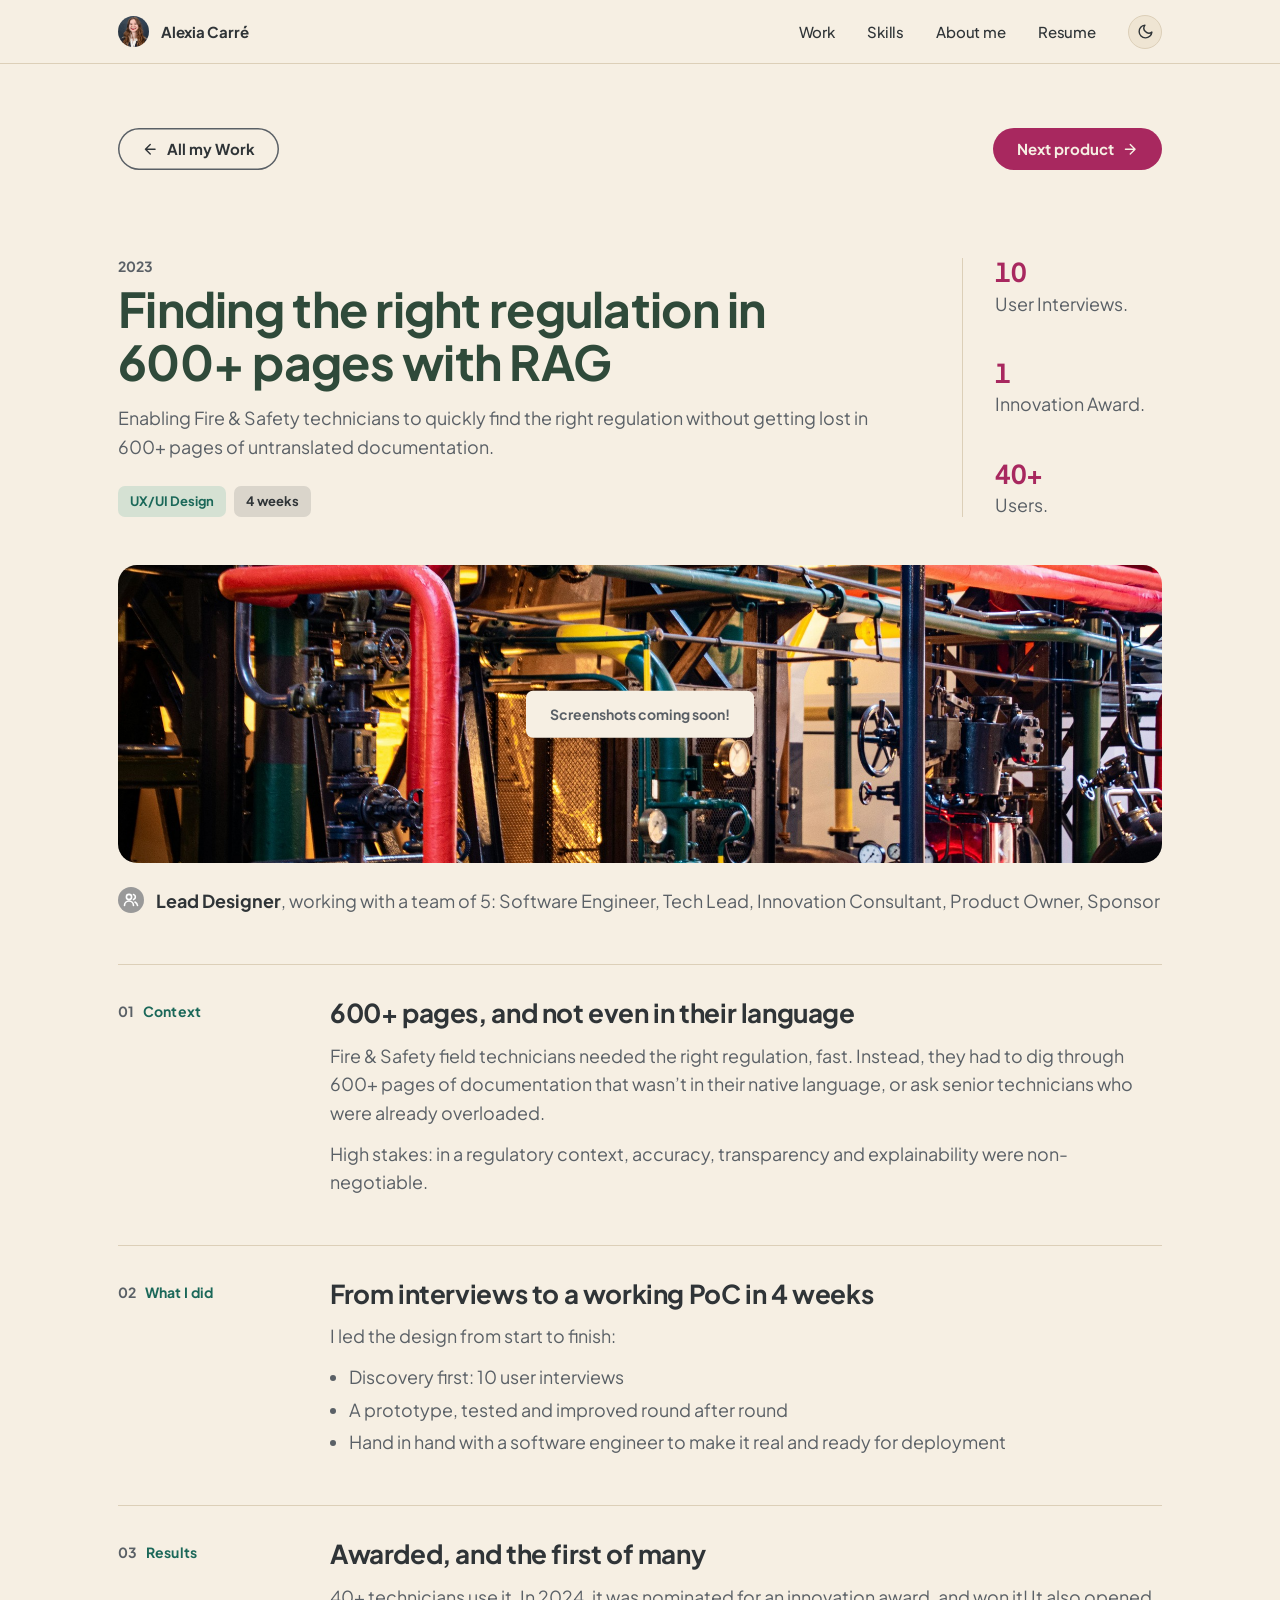
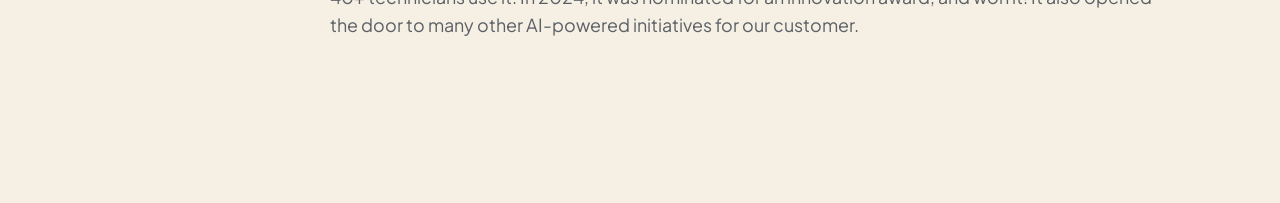
<file: fire_safety.html>
<!doctype html>
<html lang="en">
<head>
  <meta charset="utf-8">
  <meta name="viewport" content="width=device-width, initial-scale=1">
  <title>Finding the right regulation in 600+ pages with RAG · Alexia Carré</title>
  <meta name="description" content="Enabling Fire &amp; Safety technicians to quickly find the right regulation without getting lost in 600+ pages of untranslated documentation.">
  <meta property="og:title" content="Finding the right regulation in 600+ pages with RAG">
  <!-- Link preview card (LinkedIn, Slack, messages…): 1200 × 630 px -->
  <meta property="og:image" content="https://alexia-carre.github.io/assets/images/og-card.jpg">
  <meta property="og:image:width" content="1200">
  <meta property="og:image:height" content="630">
  <meta property="og:image:alt" content="Hi, I’m Alexia Carré. Designing for Enterprise UX. Portrait of Alexia next to the sentence.">
  <meta name="twitter:card" content="summary_large_image">
  <meta property="og:url" content="https://alexia-carre.github.io/fire_safety">
  <link rel="canonical" href="https://alexia-carre.github.io/fire_safety">
  <link rel="icon" href="favicon.svg" type="image/svg+xml">
  <link rel="preconnect" href="https://fonts.googleapis.com">
  <link rel="preconnect" href="https://fonts.gstatic.com" crossorigin>
  <link rel="stylesheet" href="https://fonts.googleapis.com/css2?family=Plus+Jakarta+Sans:wght@400..800&display=swap">
  <link rel="stylesheet" href="css/style.css">
  <!-- No "defer": applies the saved theme before the page is displayed -->
  <script src="js/theme.js"></script>
  <!-- Analytics (Umami): cookieless, no personal data → no consent banner needed.
       data-domains: only counts visits on the real site, not local previews -->
  <script defer src="https://cloud.umami.is/script.js" data-website-id="a2391cee-48f1-4cc5-ab0e-2c84b485d1e5" data-domains="alexia-carre.github.io"></script>
  <script src="js/main.js" defer></script>
</head>
<body>

  <!-- First thing the Tab key reaches: jumps over the menu, straight to the content (hidden until focused) -->
  <a class="skip-link" href="#main">Skip to content</a>

  <nav class="site-nav" aria-label="Main navigation">
    <a class="site-nav__avatar" href="./" aria-label="Alexia Carré, home">
      <img src="assets/images/portrait.jpg" alt="" width="31" height="31">
      <span class="site-nav__name">Alexia Carré</span>
    </a>
    <ul class="site-nav__links">
      <li><a href="mywork.html">Work</a></li>
      <li><a href="myskills.html">Skills</a></li>
      <li><a href="about.html">About me</a></li>
      <li><a href="resume.html">Resume</a></li>
    </ul>
  </nav>

  <main id="main" class="case-page">
    <nav class="case-nav" aria-label="Case studies">
      <a class="btn btn--secondary" href="mywork.html">
        <svg viewBox="0 0 24 24" fill="none" stroke="currentColor" stroke-width="2" stroke-linecap="round" stroke-linejoin="round" aria-hidden="true"><path d="M19 12H5M12 19l-7-7 7-7"/></svg>
        All my Work
      </a>
      <a class="btn btn--primary" href="data_tagging.html">
        Next product
        <svg viewBox="0 0 24 24" fill="none" stroke="currentColor" stroke-width="2" stroke-linecap="round" stroke-linejoin="round" aria-hidden="true"><path d="M5 12h14M12 5l7 7-7 7"/></svg>
      </a>
    </nav>

    <article class="case">
      <!-- Header in 2 columns: the story on the left, the figures on the right -->
      <div class="case__inner case__intro">
      <header class="case__head">
        <p class="case__year"><time datetime="2023">2023</time></p>
        <h1>Finding the right regulation in 600+ pages with RAG</h1>
        <p>Enabling Fire &amp; Safety technicians to quickly find the right regulation without getting lost in 600+ pages of untranslated documentation.</p>
        <!-- Skill + duration (neutral tag) -->
        <div class="case__meta">
          <ul class="tags">
            <li class="tag tag--skill">UX/UI Design</li>
            <li class="tag"><time datetime="P4W">4 weeks</time></li>
          </ul>
        </div>
      </header>

      <dl class="case__stats">
        <div><dt class="visually-hidden">User interviews</dt><dd><strong>10</strong><span>User Interviews.</span></dd></div>
        <div><dt class="visually-hidden">Innovation award</dt><dd><strong>1</strong><span>Innovation Award.</span></dd></div>
        <div><dt class="visually-hidden">Users</dt><dd><strong>40+</strong><span>Users.</span></dd></div>
      </dl>
      </div>

      <figure class="case__cover">
        <img src="assets/images/work/fire-safety.jpg" alt="Industrial pipes and valves in a technical facility" width="1044" height="298">
        <figcaption class="case__soon">Screenshots coming soon!</figcaption>
      </figure>

      <p class="case__inner case__team">
        <svg viewBox="0 0 26 26" aria-hidden="true"><circle cx="13" cy="13" r="13" fill="#999"/><g fill="none" stroke="#fff" stroke-width="1.6" stroke-linecap="round"><circle cx="11" cy="10" r="2.6"/><path d="M6.5 18.5a4.5 4.5 0 0 1 9 0M15.5 7.6a2.6 2.6 0 0 1 0 5M17 15a4.5 4.5 0 0 1 2.5 3.5"/></g></svg>
        <span><strong>Lead Designer</strong>, working with a team of 5: Software Engineer, Tech Lead, Innovation Consultant, Product Owner, Sponsor</span>
      </p>

      <!-- Story in 3 steps: Context → What I did → Results.
           The label sits in its own column on desktop, above the heading on mobile. -->
      <div class="case__inner">
        <section class="case__section">
          <p class="case__label"><span aria-hidden="true">01</span> Context</p>
          <div class="case__body">
            <h2>600+ pages, and not even in their language</h2>
            <p>Fire &amp; Safety field technicians needed the right regulation, fast. Instead, they had to dig through 600+ pages of documentation that wasn’t in their native language, or ask senior technicians who were already overloaded.</p>
            <p>High stakes: in a regulatory context, accuracy, transparency and explainability were non-negotiable.</p>
          </div>
        </section>
        <section class="case__section">
          <p class="case__label"><span aria-hidden="true">02</span> What I did</p>
          <div class="case__body">
            <h2>From interviews to a working PoC in 4 weeks</h2>
            <p>I led the design from start to finish:</p>
            <ul>
              <li>Discovery first: 10 user interviews</li>
              <li>A prototype, tested and improved round after round</li>
              <li>Hand in hand with a software engineer to make it real and ready for deployment</li>
            </ul>
          </div>
        </section>
        <section class="case__section">
          <p class="case__label"><span aria-hidden="true">03</span> Results</p>
          <div class="case__body">
            <h2>Awarded, and the first of many</h2>
            <p>40+ technicians use it. In 2024, it was nominated for an innovation award, and won it! It also opened the door to many other AI-powered initiatives for our customer.</p>
          </div>
        </section>
      </div>
    </article>
  </main>

</body>
</html>
</file>
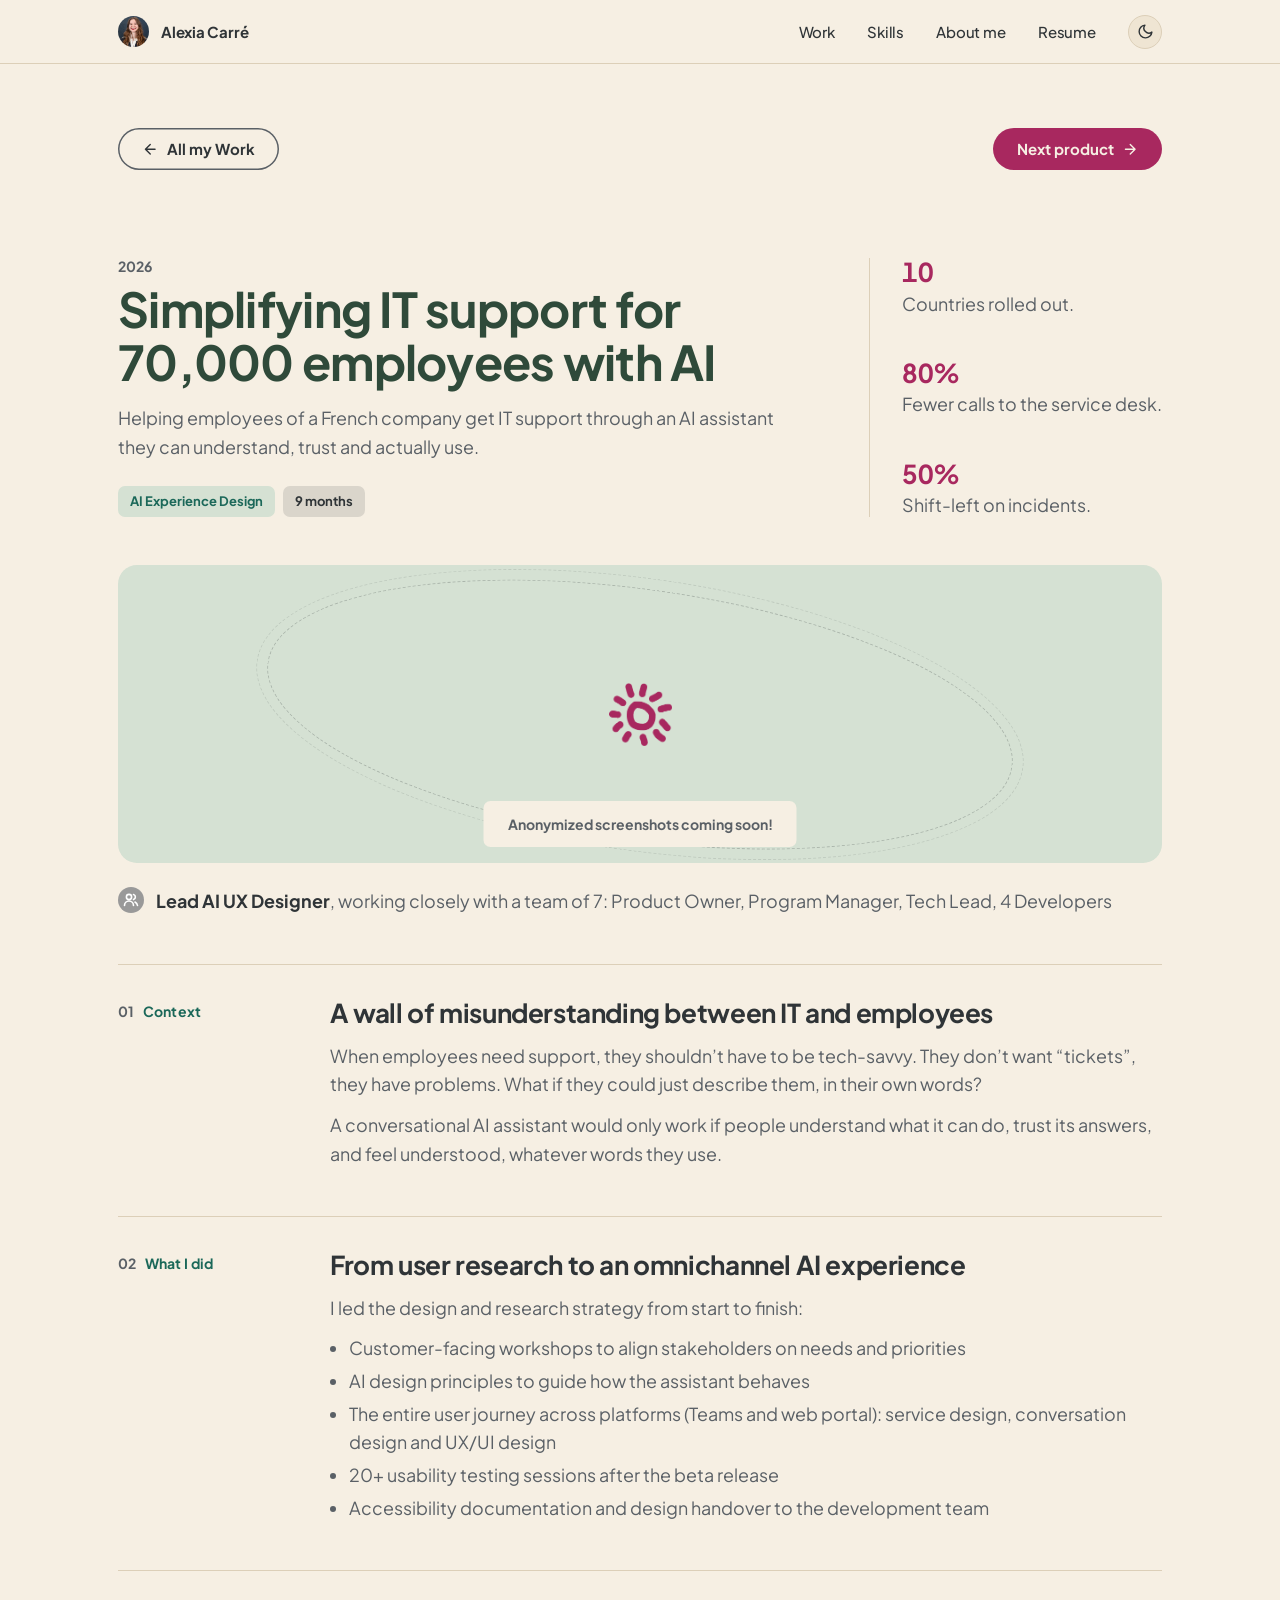
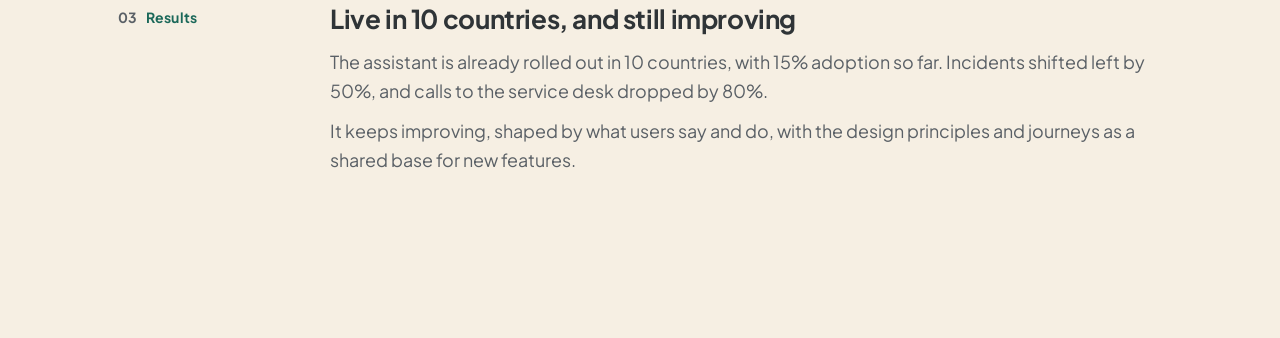
<file: it_support.html>
<!doctype html>
<html lang="en">
<head>
  <meta charset="utf-8">
  <meta name="viewport" content="width=device-width, initial-scale=1">
  <title>Simplifying IT support for 70,000 employees with AI · Alexia Carré</title>
  <meta name="description" content="Helping employees of a French company get IT support through an AI assistant they can understand, trust and actually use.">
  <meta property="og:title" content="Simplifying IT support for 70,000 employees with AI">
  <!-- Link preview card (LinkedIn, Slack, messages…): 1200 × 630 px -->
  <meta property="og:image" content="https://alexia-carre.github.io/assets/images/og-card.jpg">
  <meta property="og:image:width" content="1200">
  <meta property="og:image:height" content="630">
  <meta property="og:image:alt" content="Hi, I’m Alexia Carré. Designing for Enterprise UX. Portrait of Alexia next to the sentence.">
  <meta name="twitter:card" content="summary_large_image">
  <meta property="og:url" content="https://alexia-carre.github.io/it_support">
  <link rel="canonical" href="https://alexia-carre.github.io/it_support">
  <link rel="icon" href="favicon.svg" type="image/svg+xml">
  <link rel="preconnect" href="https://fonts.googleapis.com">
  <link rel="preconnect" href="https://fonts.gstatic.com" crossorigin>
  <link rel="stylesheet" href="https://fonts.googleapis.com/css2?family=Plus+Jakarta+Sans:wght@400..800&display=swap">
  <link rel="stylesheet" href="css/style.css">
  <!-- No "defer": applies the saved theme before the page is displayed -->
  <script src="js/theme.js"></script>
  <!-- Analytics (Umami): cookieless, no personal data → no consent banner needed.
       data-domains: only counts visits on the real site, not local previews -->
  <script defer src="https://cloud.umami.is/script.js" data-website-id="a2391cee-48f1-4cc5-ab0e-2c84b485d1e5" data-domains="alexia-carre.github.io"></script>
  <script src="js/main.js" defer></script>
</head>
<body>

  <!-- First thing the Tab key reaches: jumps over the menu, straight to the content (hidden until focused) -->
  <a class="skip-link" href="#main">Skip to content</a>

  <nav class="site-nav" aria-label="Main navigation">
    <a class="site-nav__avatar" href="./" aria-label="Alexia Carré, home">
      <img src="assets/images/portrait.jpg" alt="" width="31" height="31">
      <span class="site-nav__name">Alexia Carré</span>
    </a>
    <ul class="site-nav__links">
      <li><a href="mywork.html">Work</a></li>
      <li><a href="myskills.html">Skills</a></li>
      <li><a href="about.html">About me</a></li>
      <li><a href="resume.html">Resume</a></li>
    </ul>
  </nav>

  <main id="main" class="case-page">
    <nav class="case-nav" aria-label="Case studies">
      <a class="btn btn--secondary" href="mywork.html">
        <svg viewBox="0 0 24 24" fill="none" stroke="currentColor" stroke-width="2" stroke-linecap="round" stroke-linejoin="round" aria-hidden="true"><path d="M19 12H5M12 19l-7-7 7-7"/></svg>
        All my Work
      </a>
      <a class="btn btn--primary" href="cookbook.html">
        Next product
        <svg viewBox="0 0 24 24" fill="none" stroke="currentColor" stroke-width="2" stroke-linecap="round" stroke-linejoin="round" aria-hidden="true"><path d="M5 12h14M12 5l7 7-7 7"/></svg>
      </a>
    </nav>

    <article class="case">
      <!-- Header in 2 columns: the story on the left, the figures on the right -->
      <div class="case__inner case__intro">
      <header class="case__head">
        <p class="case__year"><time datetime="2026">2026</time></p>
        <h1>Simplifying IT support for 70,000 employees with AI</h1>
        <p>Helping employees of a French company get IT support through an AI assistant they can understand, trust and actually use.</p>
        <!-- Skill + duration (neutral tag) -->
        <div class="case__meta">
          <ul class="tags">
            <li class="tag tag--skill">AI Experience Design</li>
            <li class="tag"><time datetime="P9M">9 months</time></li>
          </ul>
        </div>
      </header>

      <dl class="case__stats">
        <div><dt class="visually-hidden">Countries</dt><dd><strong>10</strong><span>Countries rolled out.</span></dd></div>
        <div><dt class="visually-hidden">Fewer calls to the service desk</dt><dd><strong>80%</strong><span>Fewer calls to the service desk.</span></dd></div>
        <div><dt class="visually-hidden">Shift-left on incidents</dt><dd><strong>50%</strong><span>Shift-left on incidents.</span></dd></div>
      </dl>
      </div>

      <!-- No screenshots yet: a doodle cover, like the cards of the My Work page -->
      <figure class="case__cover">
        <span class="work-card__media work-card__media--teal" style="--tilt: 8deg" aria-hidden="true">
          <span class="work-card__doodle work-card__doodle--pink doodle doodle--about-sun"></span>
        </span>
        <figcaption class="case__soon">Anonymized screenshots coming soon!</figcaption>
      </figure>

      <p class="case__inner case__team">
        <svg viewBox="0 0 26 26" aria-hidden="true"><circle cx="13" cy="13" r="13" fill="#999"/><g fill="none" stroke="#fff" stroke-width="1.6" stroke-linecap="round"><circle cx="11" cy="10" r="2.6"/><path d="M6.5 18.5a4.5 4.5 0 0 1 9 0M15.5 7.6a2.6 2.6 0 0 1 0 5M17 15a4.5 4.5 0 0 1 2.5 3.5"/></g></svg>
        <span><strong>Lead AI UX Designer</strong>, working closely with a team of 7: Product Owner, Program Manager, Tech Lead, 4 Developers</span>
      </p>

      <!-- Story in 3 steps: Context → What I did → Results.
           The label sits in its own column on desktop, above the heading on mobile. -->
      <div class="case__inner">
        <section class="case__section">
          <p class="case__label"><span aria-hidden="true">01</span> Context</p>
          <div class="case__body">
            <h2>A wall of misunderstanding between IT and employees</h2>
            <p>When employees need support, they shouldn’t have to be tech-savvy. They don’t want “tickets”, they have problems. What if they could just describe them, in their own words?</p>
            <p>A conversational AI assistant would only work if people understand what it can do, trust its answers, and feel understood, whatever words they use.</p>
          </div>
        </section>
        <section class="case__section">
          <p class="case__label"><span aria-hidden="true">02</span> What I did</p>
          <div class="case__body">
            <h2>From user research to an omnichannel AI experience</h2>
            <p>I led the design and research strategy from start to finish:</p>
            <ul>
              <li>Customer-facing workshops to align stakeholders on needs and priorities</li>
              <li>AI design principles to guide how the assistant behaves</li>
              <li>The entire user journey across platforms (Teams and web portal): service design, conversation design and UX/UI design</li>
              <li>20+ usability testing sessions after the beta release</li>
              <li>Accessibility documentation and design handover to the development team</li>
            </ul>
          </div>
        </section>
        <section class="case__section">
          <p class="case__label"><span aria-hidden="true">03</span> Results</p>
          <div class="case__body">
            <h2>Live in 10 countries, and still improving</h2>
            <p>The assistant is already rolled out in 10 countries, with 15% adoption so far. Incidents shifted left by 50%, and calls to the service desk dropped by 80%.</p>
            <p>It keeps improving, shaped by what users say and do, with the design principles and journeys as a shared base for new features.</p>
          </div>
        </section>
      </div>
    </article>
  </main>

</body>
</html>
</file>
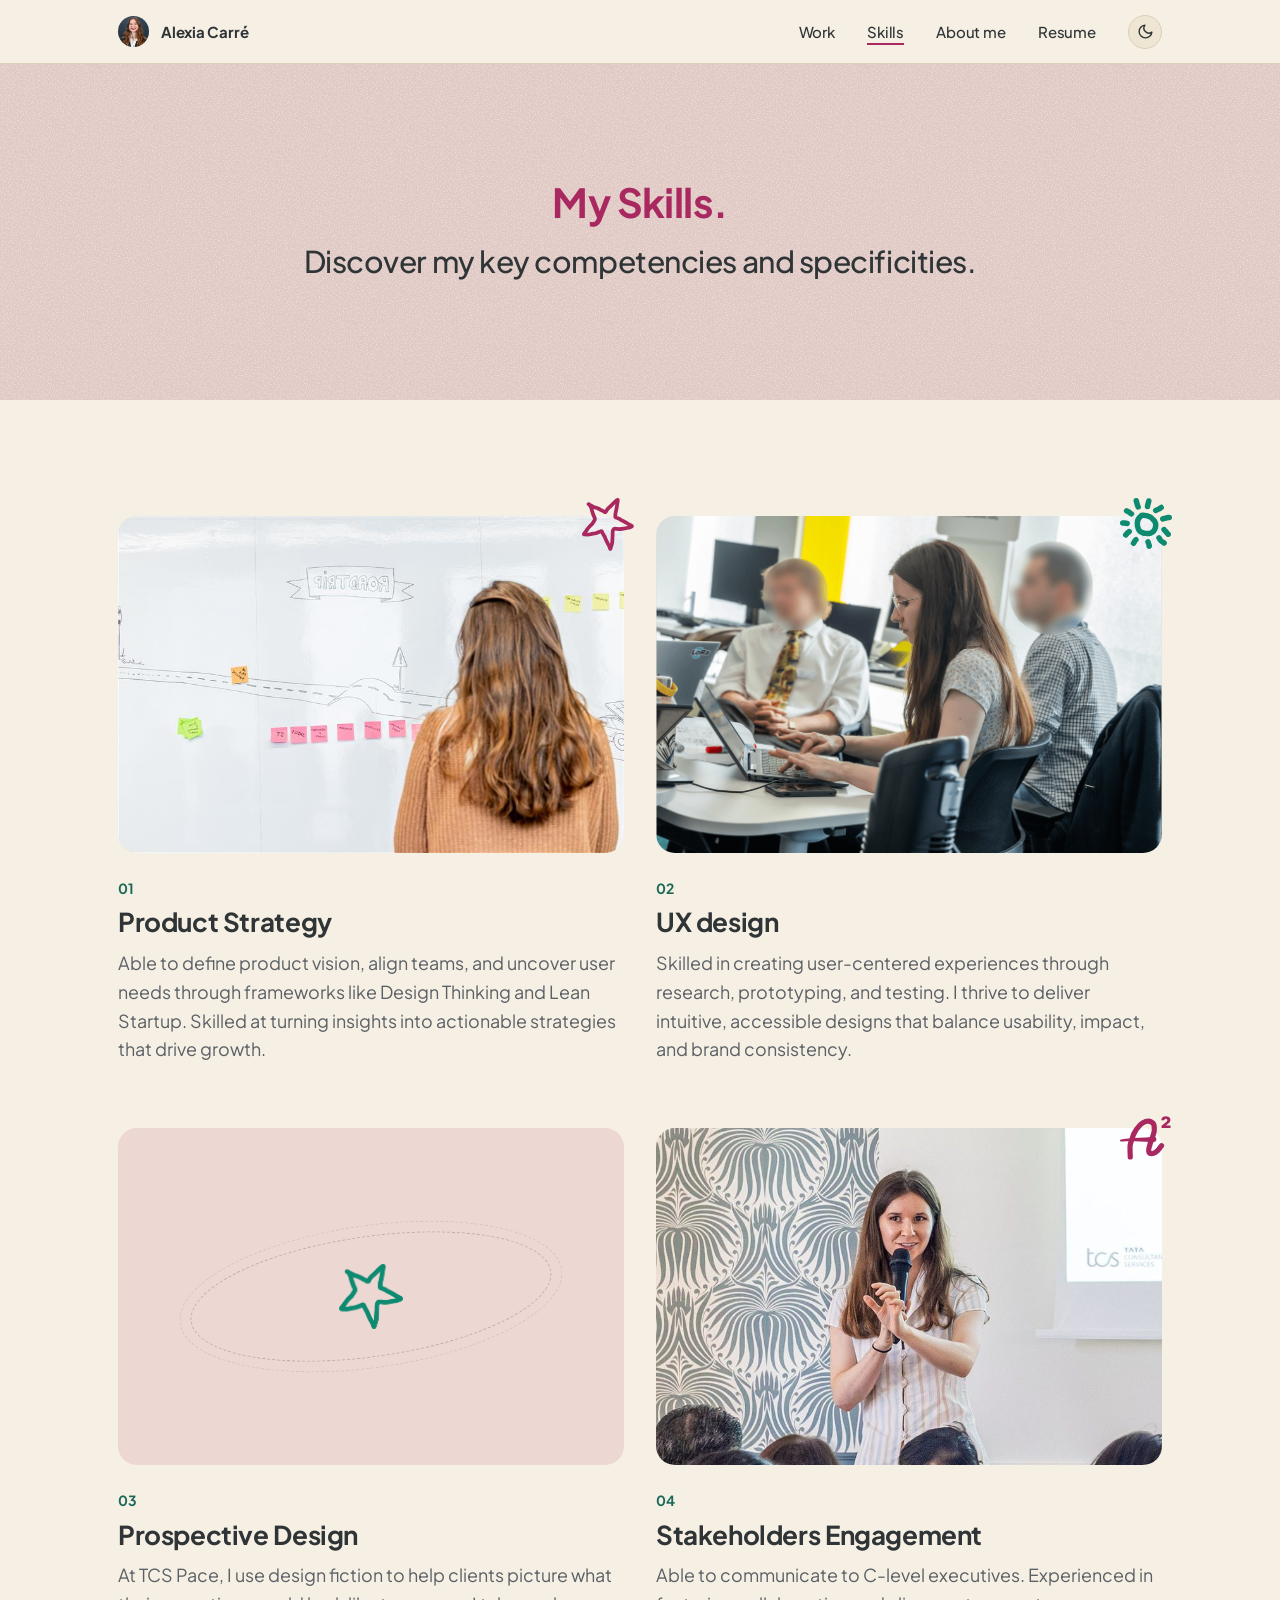
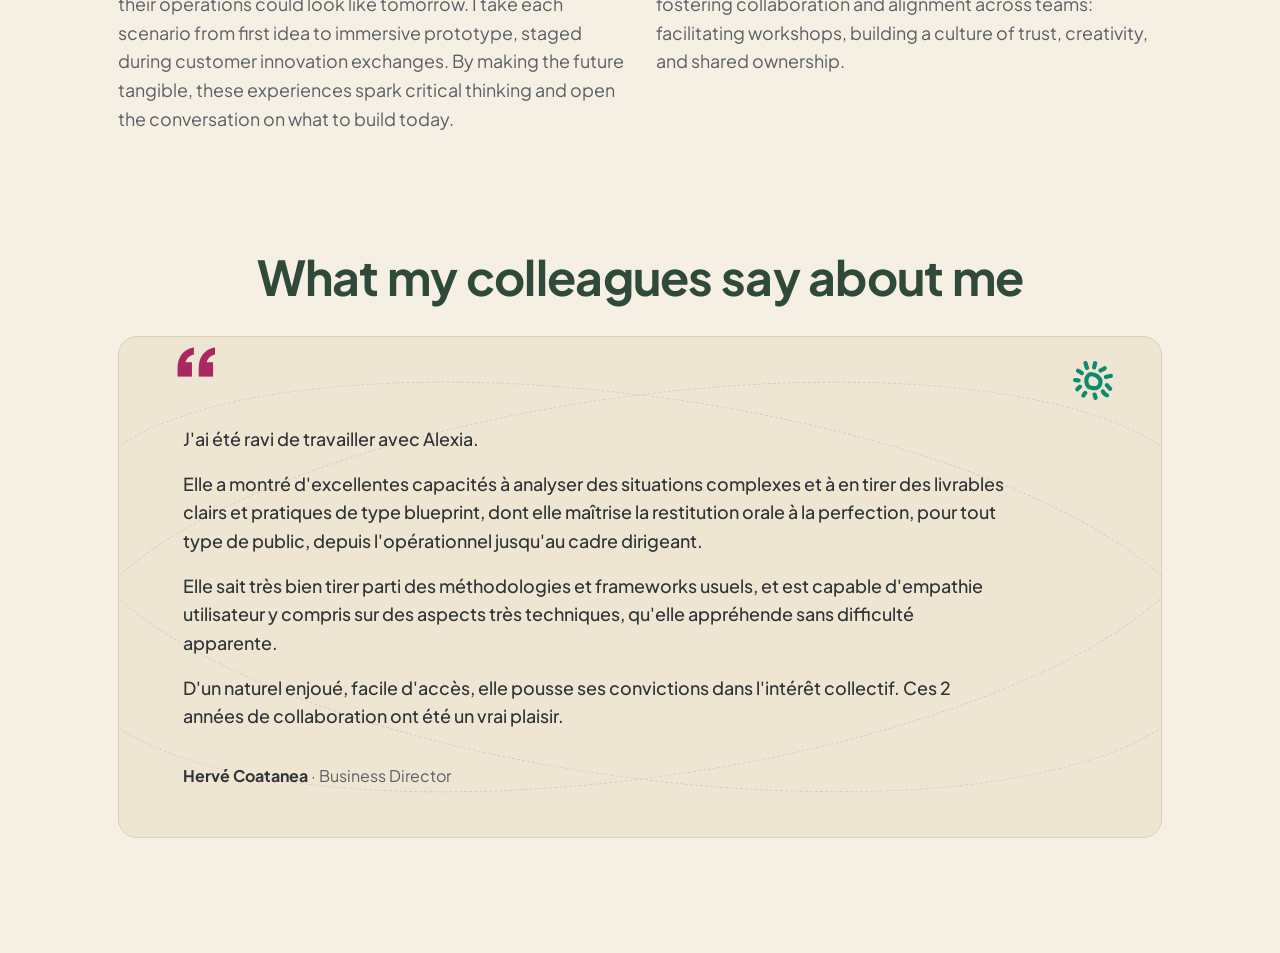
<file: myskills.html>
<!doctype html>
<html lang="en">
<head>
  <meta charset="utf-8">
  <meta name="viewport" content="width=device-width, initial-scale=1">
  <title>My Skills · Alexia Carré</title>
  <meta name="description" content="Product Strategy, UX Design and Stakeholders Engagement: Alexia Carré's key competencies.">
  <meta property="og:title" content="Alexia's Skills">
  <!-- Link preview card (LinkedIn, Slack, messages…): 1200 × 630 px -->
  <meta property="og:image" content="https://alexia-carre.github.io/assets/images/og-card.jpg">
  <meta property="og:image:width" content="1200">
  <meta property="og:image:height" content="630">
  <meta property="og:image:alt" content="Hi, I’m Alexia Carré. Designing for Enterprise UX. Portrait of Alexia next to the sentence.">
  <meta name="twitter:card" content="summary_large_image">
  <meta property="og:url" content="https://alexia-carre.github.io/myskills">
  <link rel="canonical" href="https://alexia-carre.github.io/myskills">
  <link rel="icon" href="favicon.svg" type="image/svg+xml">
  <link rel="preconnect" href="https://fonts.googleapis.com">
  <link rel="preconnect" href="https://fonts.gstatic.com" crossorigin>
  <link rel="stylesheet" href="https://fonts.googleapis.com/css2?family=Plus+Jakarta+Sans:wght@400..800&display=swap">
  <link rel="stylesheet" href="css/style.css">
  <!-- No "defer": applies the saved theme before the page is displayed -->
  <script src="js/theme.js"></script>
  <!-- Analytics (Umami): cookieless, no personal data → no consent banner needed.
       data-domains: only counts visits on the real site, not local previews -->
  <script defer src="https://cloud.umami.is/script.js" data-website-id="a2391cee-48f1-4cc5-ab0e-2c84b485d1e5" data-domains="alexia-carre.github.io"></script>
</head>
<body>

  <!-- First thing the Tab key reaches: jumps over the menu, straight to the content (hidden until focused) -->
  <a class="skip-link" href="#main">Skip to content</a>

  <nav class="site-nav" aria-label="Main navigation">
    <a class="site-nav__avatar" href="./" aria-label="Alexia Carré, home">
      <img src="assets/images/portrait.jpg" alt="" width="31" height="31">
      <span class="site-nav__name">Alexia Carré</span>
    </a>
    <ul class="site-nav__links">
      <li><a href="mywork.html">Work</a></li>
      <li><a href="myskills.html" aria-current="page">Skills</a></li>
      <li><a href="about.html">About me</a></li>
      <li><a href="resume.html">Resume</a></li>
    </ul>
  </nav>

  <main id="main">
    <header class="page-banner grain">
      <h1>My Skills.</h1>
      <p>Discover my key competencies and specificities.</p>
    </header>

    <!-- 4 skills: photo with a doodle "sticker" on its corner, number, title, text -->
    <ul class="skills-grid">
      <li class="skill">
        <div class="skill__media">
          <img src="assets/images/skills/product-strategy.jpg" alt="Alexia in front of a whiteboard covered with sticky notes" width="800" height="533" loading="lazy">
          <span class="skill__sticker skill__sticker--pink doodle doodle--star" aria-hidden="true"></span>
        </div>
        <p class="skill__index" aria-hidden="true">01</p>
        <h2>Product Strategy</h2>
        <p>Able to define product vision, align teams, and uncover user needs through frameworks like Design Thinking and Lean Startup. Skilled at turning insights into actionable strategies that drive growth.</p>
      </li>
      <li class="skill">
        <div class="skill__media">
          <img src="assets/images/skills/ux-design.png" alt="Alexia working with colleagues at a desk" width="1024" height="703" loading="lazy">
          <span class="skill__sticker skill__sticker--teal doodle doodle--sun" aria-hidden="true"></span>
        </div>
        <p class="skill__index" aria-hidden="true">02</p>
        <h2>UX design</h2>
        <p>Skilled in creating user-centered experiences through research, prototyping, and testing. I thrive to deliver intuitive, accessible designs that balance usability, impact, and brand consistency.</p>
      </li>
      <li class="skill">
        <!-- No photo yet: a doodle cover, like the cards of the Work page -->
        <div class="skill__media">
          <span class="skill__cover work-card__media work-card__media--pink" style="--tilt: -8deg" aria-hidden="true">
            <span class="work-card__doodle work-card__doodle--teal doodle doodle--about-star"></span>
          </span>
        </div>
        <p class="skill__index" aria-hidden="true">03</p>
        <h2>Prospective Design</h2>
        <p>At TCS Pace, I use design fiction to help clients picture what their operations could look like tomorrow. I take each scenario from first idea to immersive prototype, staged during customer innovation exchanges. By making the future tangible, these experiences spark critical thinking and open the conversation on what to build today.</p>
      </li>
      <li class="skill">
        <div class="skill__media">
          <img class="skill__photo--top" src="assets/images/skills/stakeholders-speaking.jpg" alt="Alexia speaking with a microphone in front of an audience" width="800" height="800" loading="lazy">
          <span class="skill__sticker skill__sticker--pink doodle doodle--a2" aria-hidden="true"></span>
        </div>
        <p class="skill__index" aria-hidden="true">04</p>
        <h2>Stakeholders Engagement</h2>
        <p>Able to communicate to C-level executives. Experienced in fostering collaboration and alignment across teams: facilitating workshops, building a culture of trust, creativity, and shared ownership.</p>
      </li>
    </ul>

    <!-- Testimonial: a card with a big pink quote mark, the two orbits of the
         home galaxy behind it, and a star doodle -->
    <figure class="testimonial">
      <h2>What my colleagues say about me</h2>
      <div class="testimonial__card">
        <span class="testimonial__mark" aria-hidden="true">“</span>
        <span class="testimonial__doodle doodle doodle--sun" aria-hidden="true"></span>
        <blockquote lang="fr">
          <p>J'ai été ravi de travailler avec Alexia.</p>
          <p>Elle a montré d'excellentes capacités à analyser des situations complexes et à en tirer des livrables clairs et pratiques de type blueprint, dont elle maîtrise la restitution orale à la perfection, pour tout type de public, depuis l'opérationnel jusqu'au cadre dirigeant.</p>
          <p>Elle sait très bien tirer parti des méthodologies et frameworks usuels, et est capable d'empathie utilisateur y compris sur des aspects très techniques, qu'elle appréhende sans difficulté apparente.</p>
          <p>D'un naturel enjoué, facile d'accès, elle pousse ses convictions dans l'intérêt collectif. Ces 2 années de collaboration ont été un vrai plaisir.</p>
        </blockquote>
        <figcaption><strong>Hervé Coatanea</strong> · Business Director</figcaption>
      </div>
    </figure>
  </main>

</body>
</html>
</file>
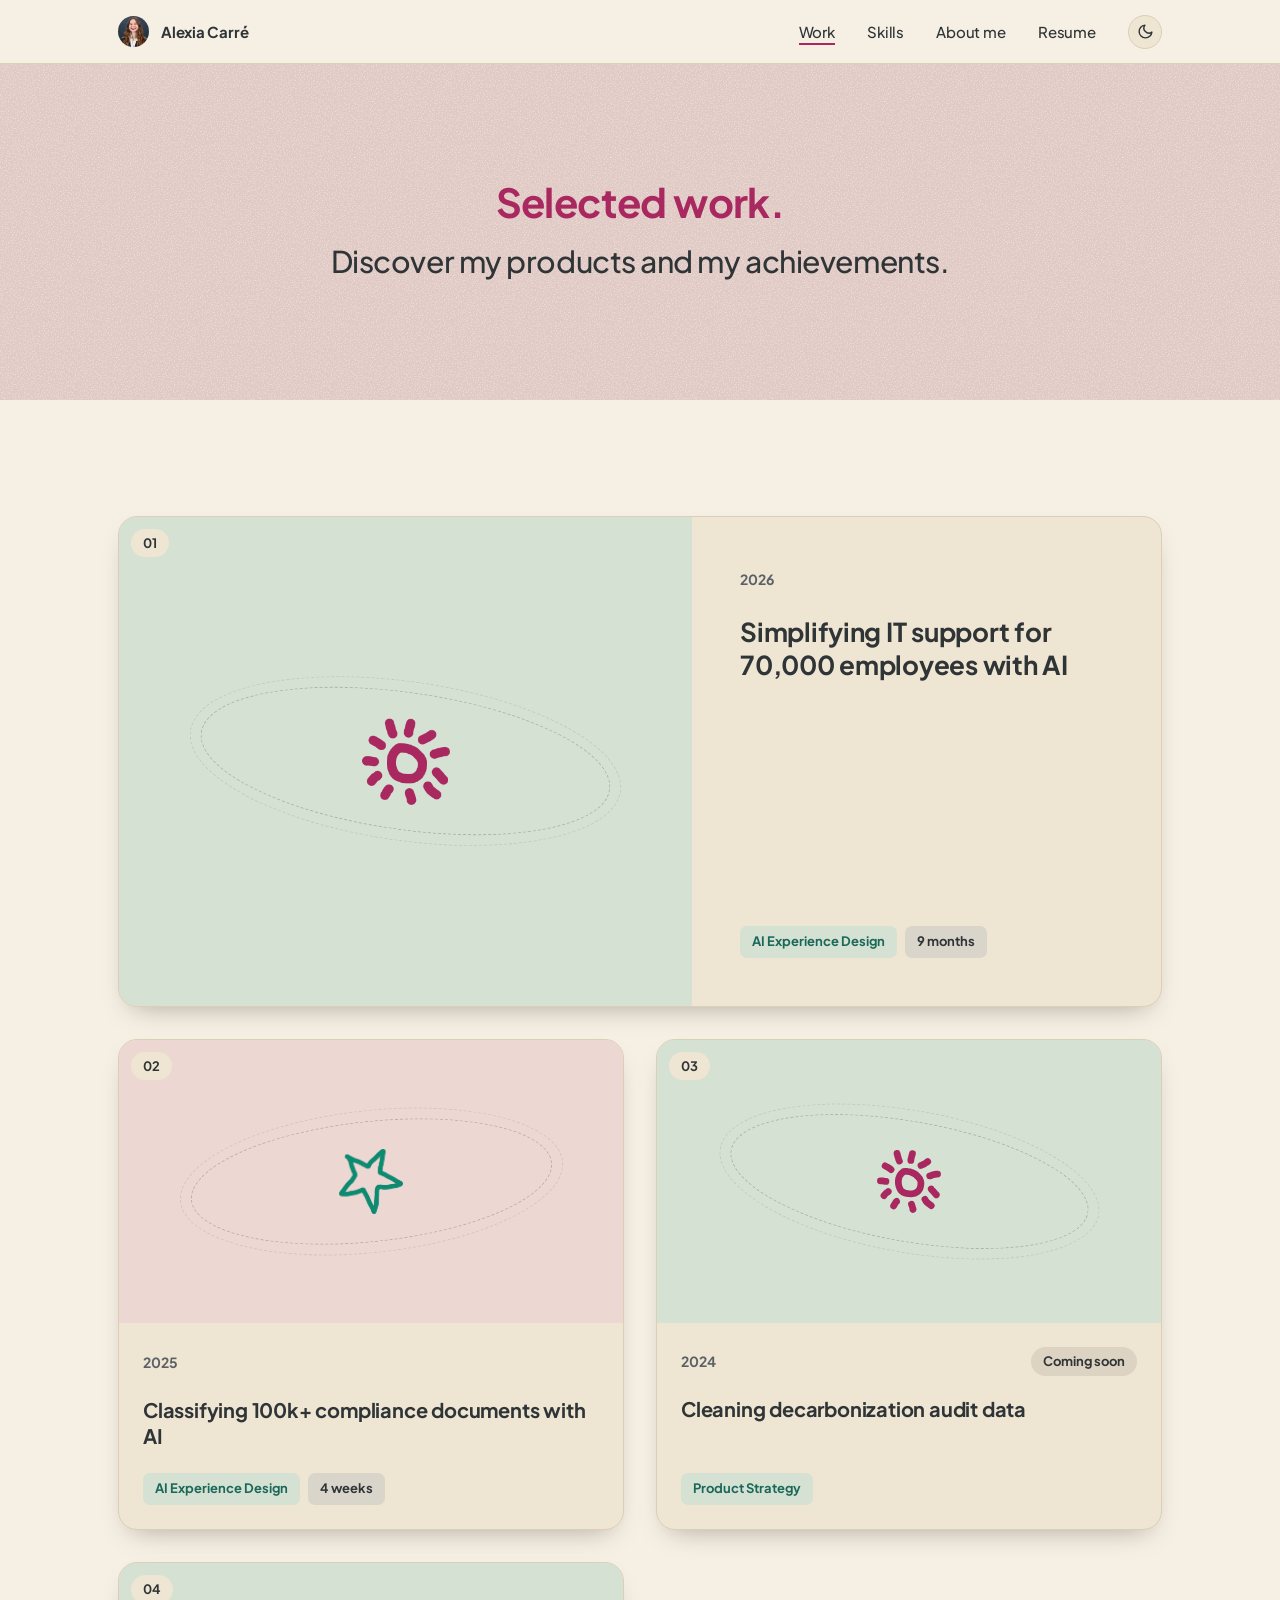
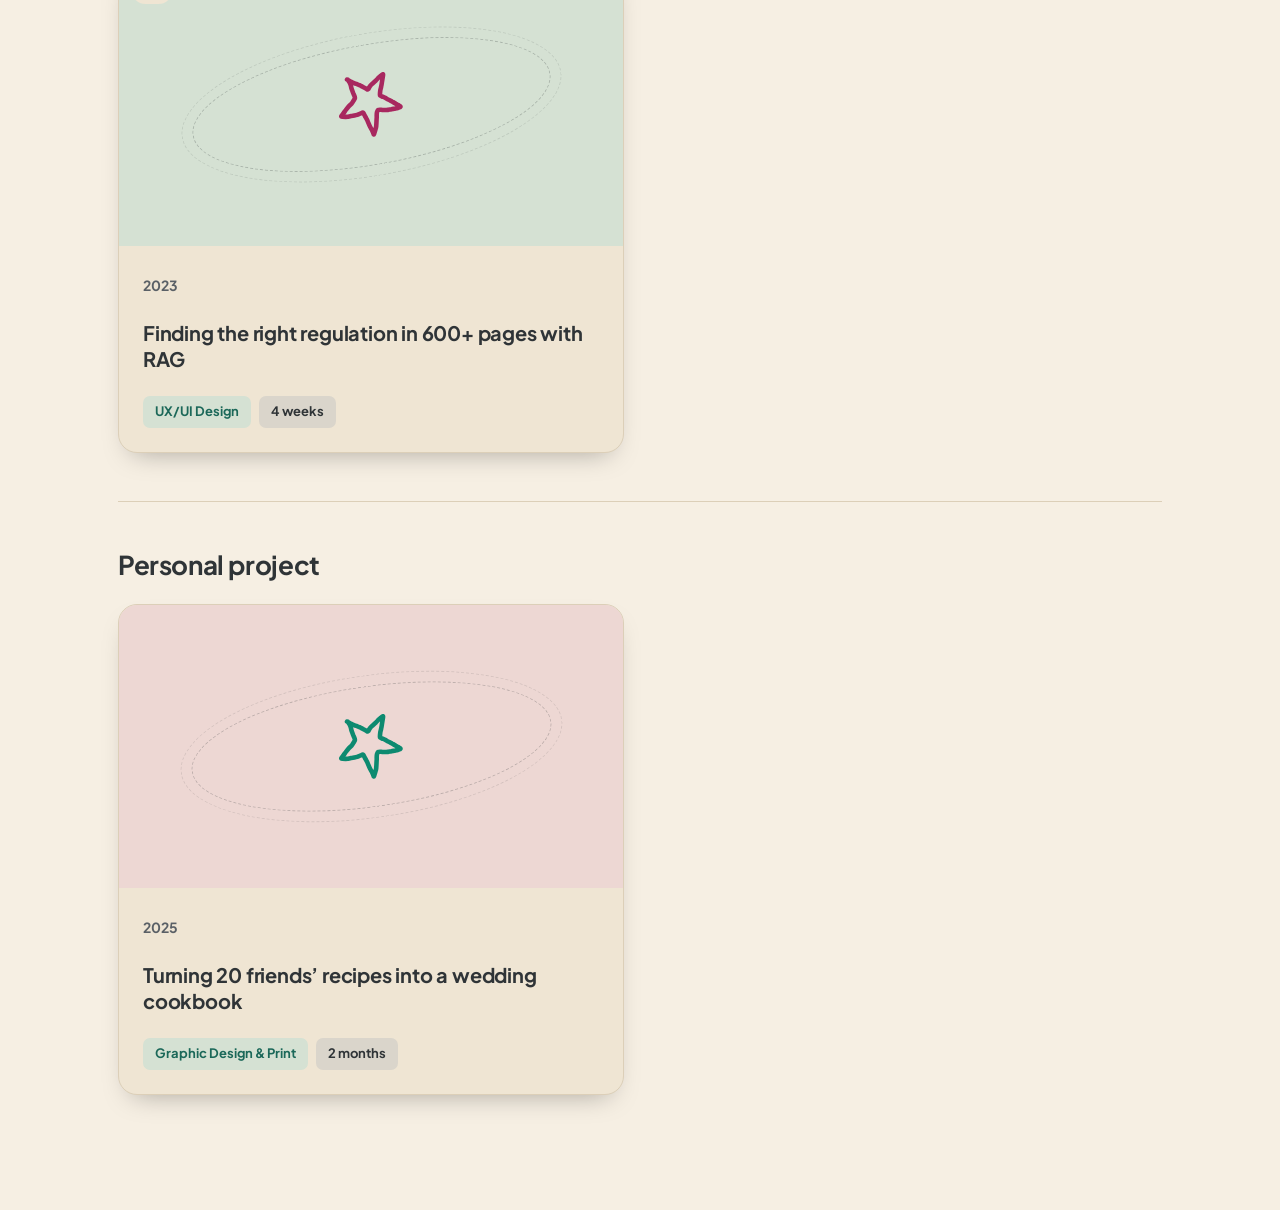
<file: mywork.html>
<!doctype html>
<html lang="en">
<head>
  <meta charset="utf-8">
  <meta name="viewport" content="width=device-width, initial-scale=1">
  <title>My Work · Alexia Carré</title>
  <meta name="description" content="Discover Alexia Carré's products and achievements in Enterprise UX, AI Experience Design and Product Strategy.">
  <meta property="og:title" content="Alexia's Work">
  <!-- Link preview card (LinkedIn, Slack, messages…): 1200 × 630 px -->
  <meta property="og:image" content="https://alexia-carre.github.io/assets/images/og-card.jpg">
  <meta property="og:image:width" content="1200">
  <meta property="og:image:height" content="630">
  <meta property="og:image:alt" content="Hi, I’m Alexia Carré. Designing for Enterprise UX. Portrait of Alexia next to the sentence.">
  <meta name="twitter:card" content="summary_large_image">
  <meta property="og:url" content="https://alexia-carre.github.io/mywork">
  <link rel="canonical" href="https://alexia-carre.github.io/mywork">
  <link rel="icon" href="favicon.svg" type="image/svg+xml">
  <link rel="preconnect" href="https://fonts.googleapis.com">
  <link rel="preconnect" href="https://fonts.gstatic.com" crossorigin>
  <link rel="stylesheet" href="https://fonts.googleapis.com/css2?family=Plus+Jakarta+Sans:wght@400..800&display=swap">
  <link rel="stylesheet" href="css/style.css">
  <!-- No "defer": applies the saved theme before the page is displayed -->
  <script src="js/theme.js"></script>
  <!-- Analytics (Umami): cookieless, no personal data → no consent banner needed.
       data-domains: only counts visits on the real site, not local previews -->
  <script defer src="https://cloud.umami.is/script.js" data-website-id="a2391cee-48f1-4cc5-ab0e-2c84b485d1e5" data-domains="alexia-carre.github.io"></script>
</head>
<body>

  <!-- First thing the Tab key reaches: jumps over the menu, straight to the content (hidden until focused) -->
  <a class="skip-link" href="#main">Skip to content</a>

  <nav class="site-nav" aria-label="Main navigation">
    <a class="site-nav__avatar" href="./" aria-label="Alexia Carré, home">
      <img src="assets/images/portrait.jpg" alt="" width="31" height="31">
      <span class="site-nav__name">Alexia Carré</span>
    </a>
    <ul class="site-nav__links">
      <li><a href="mywork.html" aria-current="page">Work</a></li>
      <li><a href="myskills.html">Skills</a></li>
      <li><a href="about.html">About me</a></li>
      <li><a href="resume.html">Resume</a></li>
    </ul>
  </nav>

  <main id="main" class="work-page">
    <header class="page-banner grain">
      <h1>Selected work.</h1>
      <p>Discover my products and my achievements.</p>
    </header>

    <!-- Same "project-card" component as the home page facade, plus a doodle
         cover (.work-card__media): a tinted background, a dashed orbit and
         1 doodle, with colors and shapes mixed from one card to the next.
         The cover is decorative (aria-hidden): the link is announced by its
         title. The "View more" pill is aria-hidden too. -->
    <ul class="work-grid">
      <!-- Featured: the latest project, full width -->
      <li class="work-grid__featured">
        <a class="work-card work-card--featured project-card" href="it_support.html">
          <span class="work-card__media work-card__media--teal" style="--tilt: 8deg" aria-hidden="true">
            <span class="work-card__doodle work-card__doodle--pink doodle doodle--about-sun"></span>
            <span class="work-card__index">01</span>
          </span>
          <span class="work-card__body">
            <span class="project-card__top">
              <span class="project-card__year">2026</span>
              <span class="project-card__cta" aria-hidden="true">View more <svg viewBox="0 0 24 24" fill="none" stroke="currentColor" stroke-width="2.5" stroke-linecap="round" stroke-linejoin="round"><path d="M5 12h14M12 5l7 7-7 7"/></svg></span>
            </span>
            <h2 class="project-card__title">Simplifying IT support for 70,000 employees with AI</h2>
            <span class="tags">
              <span class="tag tag--skill">AI Experience Design</span>
              <span class="tag"><time datetime="P9M">9 months</time></span>
            </span>
          </span>
        </a>
      </li>
      <li>
        <a class="work-card project-card" href="data_tagging.html">
          <span class="work-card__media work-card__media--pink" style="--tilt: -6deg" aria-hidden="true">
            <span class="work-card__doodle work-card__doodle--teal doodle doodle--about-star"></span>
            <span class="work-card__index">02</span>
          </span>
          <span class="work-card__body">
            <span class="project-card__top">
              <span class="project-card__year">2025</span>
              <span class="project-card__cta" aria-hidden="true">View more <svg viewBox="0 0 24 24" fill="none" stroke="currentColor" stroke-width="2.5" stroke-linecap="round" stroke-linejoin="round"><path d="M5 12h14M12 5l7 7-7 7"/></svg></span>
            </span>
            <h2 class="project-card__title">Classifying 100k+ compliance documents with AI</h2>
            <span class="tags">
              <span class="tag tag--skill">AI Experience Design</span>
              <span class="tag"><time datetime="P4W">4 weeks</time></span>
            </span>
          </span>
        </a>
      </li>
      <li>
        <!-- Work in progress: no page yet, so it's a <div>, not a link -->
        <div class="work-card work-card--soon project-card">
          <span class="work-card__media work-card__media--teal" style="--tilt: 10deg" aria-hidden="true">
            <span class="work-card__doodle work-card__doodle--pink doodle doodle--sun"></span>
            <span class="work-card__index">03</span>
          </span>
          <span class="work-card__body">
            <span class="project-card__top">
              <span class="project-card__year">2024</span>
              <span class="project-card__cta project-card__cta--soon">Coming soon</span>
            </span>
            <h2 class="project-card__title">Cleaning decarbonization audit data</h2>
            <span class="tags">
              <span class="tag tag--skill">Product Strategy</span>
            </span>
          </span>
        </div>
      </li>
      <li>
        <a class="work-card project-card" href="fire_safety.html">
          <span class="work-card__media work-card__media--teal" style="--tilt: -10deg" aria-hidden="true">
            <span class="work-card__doodle work-card__doodle--pink doodle doodle--star"></span>
            <span class="work-card__index">04</span>
          </span>
          <span class="work-card__body">
            <span class="project-card__top">
              <span class="project-card__year">2023</span>
              <span class="project-card__cta" aria-hidden="true">View more <svg viewBox="0 0 24 24" fill="none" stroke="currentColor" stroke-width="2.5" stroke-linecap="round" stroke-linejoin="round"><path d="M5 12h14M12 5l7 7-7 7"/></svg></span>
            </span>
            <h2 class="project-card__title">Finding the right regulation in 600+ pages with RAG</h2>
            <span class="tags">
              <span class="tag tag--skill">UX/UI Design</span>
              <span class="tag"><time datetime="P4W">4 weeks</time></span>
            </span>
          </span>
        </a>
      </li>
    </ul>

    <!-- Personal project, kept apart from the professional work -->
    <section class="work-personal" aria-labelledby="personal-title">
      <h2 id="personal-title" class="work-personal__title">Personal project</h2>
      <ul class="work-grid">
      <li>
        <a class="work-card project-card" href="cookbook.html">
          <span class="work-card__media work-card__media--pink" style="--tilt: -8deg" aria-hidden="true">
            <span class="work-card__doodle work-card__doodle--teal doodle doodle--star"></span>
          </span>
          <span class="work-card__body">
            <span class="project-card__top">
              <span class="project-card__year">2025</span>
              <span class="project-card__cta" aria-hidden="true">View more <svg viewBox="0 0 24 24" fill="none" stroke="currentColor" stroke-width="2.5" stroke-linecap="round" stroke-linejoin="round"><path d="M5 12h14M12 5l7 7-7 7"/></svg></span>
            </span>
            <h3 class="project-card__title">Turning 20 friends’ recipes into a wedding cookbook</h3>
            <span class="tags">
              <span class="tag tag--skill">Graphic Design &amp; Print</span>
              <span class="tag"><time datetime="P2M">2 months</time></span>
            </span>
          </span>
        </a>
      </li>
      </ul>
    </section>
  </main>

</body>
</html>
</file>
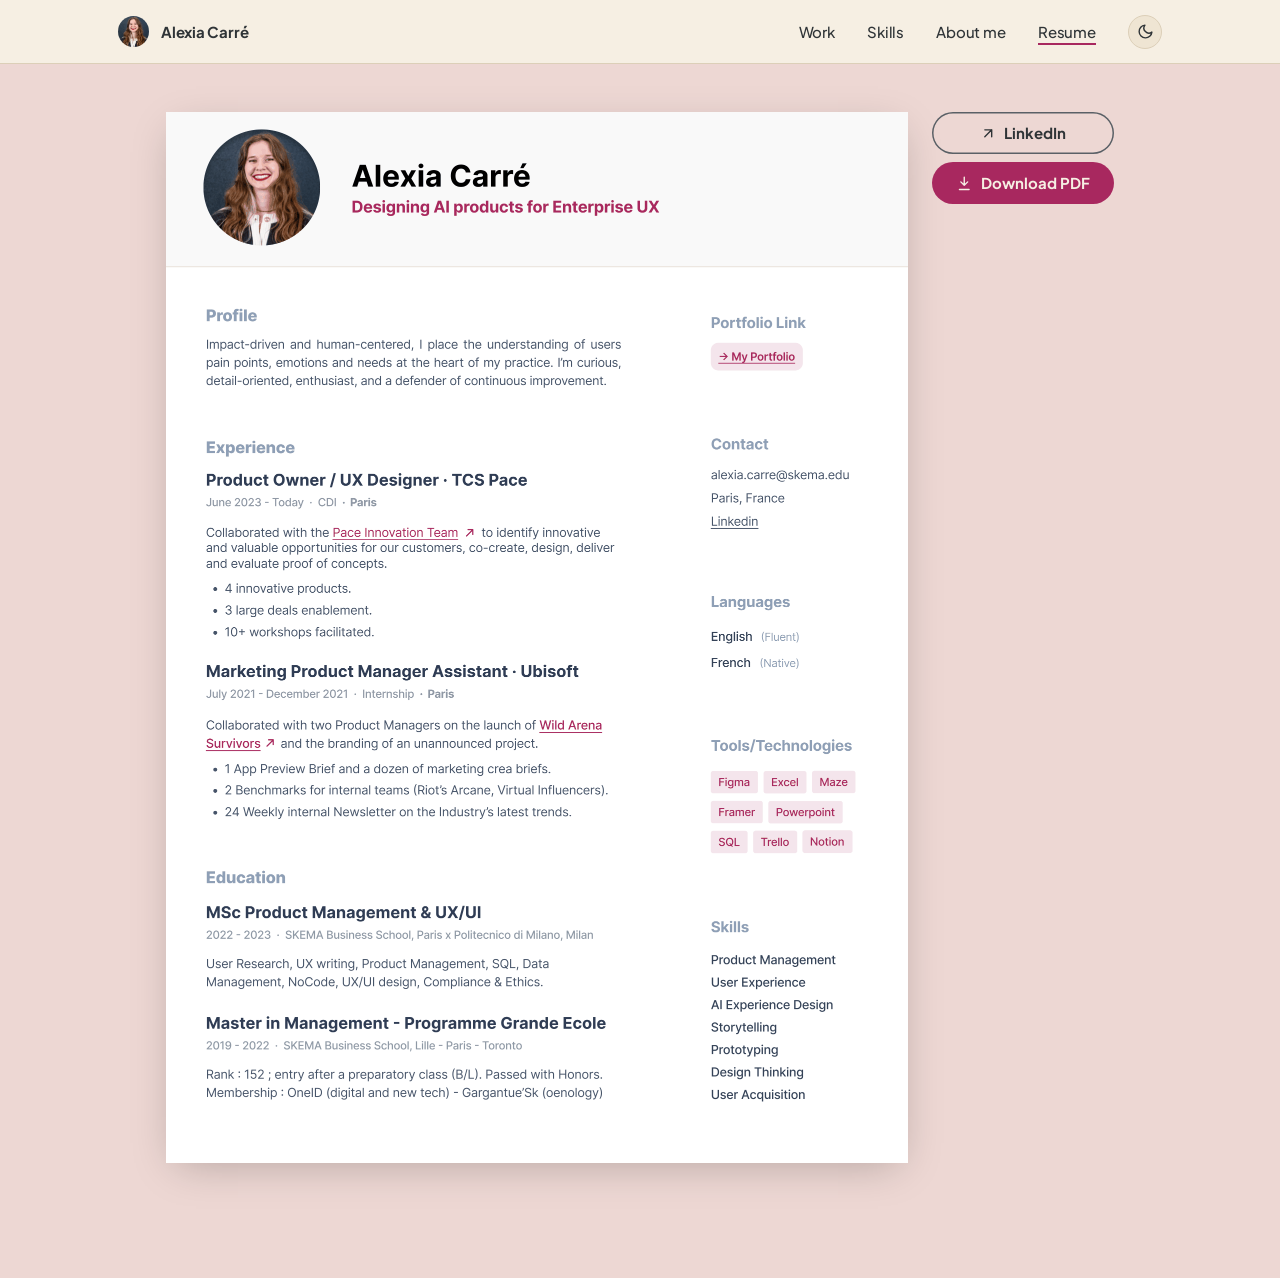
<file: resume.html>
<!doctype html>
<html lang="en">
<head>
  <meta charset="utf-8">
  <meta name="viewport" content="width=device-width, initial-scale=1">
  <title>Resume · Alexia Carré</title>
  <meta name="description" content="Resume of Alexia Carré, designing AI products for Enterprise UX.">
  <meta property="og:title" content="Alexia's Resume">
  <!-- Link preview card (LinkedIn, Slack, messages…): 1200 × 630 px -->
  <meta property="og:image" content="https://alexia-carre.github.io/assets/images/og-card.jpg">
  <meta property="og:image:width" content="1200">
  <meta property="og:image:height" content="630">
  <meta property="og:image:alt" content="Hi, I’m Alexia Carré. Designing for Enterprise UX. Portrait of Alexia next to the sentence.">
  <meta name="twitter:card" content="summary_large_image">
  <meta property="og:url" content="https://alexia-carre.github.io/resume">
  <link rel="canonical" href="https://alexia-carre.github.io/resume">
  <link rel="icon" href="favicon.svg" type="image/svg+xml">
  <link rel="preconnect" href="https://fonts.googleapis.com">
  <link rel="preconnect" href="https://fonts.gstatic.com" crossorigin>
  <link rel="stylesheet" href="https://fonts.googleapis.com/css2?family=Plus+Jakarta+Sans:wght@400..800&display=swap">
  <link rel="stylesheet" href="css/style.css">
  <!-- No "defer": applies the saved theme before the page is displayed -->
  <script src="js/theme.js"></script>
  <!-- Analytics (Umami): cookieless, no personal data → no consent banner needed.
       data-domains: only counts visits on the real site, not local previews -->
  <script defer src="https://cloud.umami.is/script.js" data-website-id="a2391cee-48f1-4cc5-ab0e-2c84b485d1e5" data-domains="alexia-carre.github.io"></script>
</head>
<body>

  <!-- First thing the Tab key reaches: jumps over the menu, straight to the content (hidden until focused) -->
  <a class="skip-link" href="#main">Skip to content</a>

  <nav class="site-nav" aria-label="Main navigation">
    <a class="site-nav__avatar" href="./" aria-label="Alexia Carré, home">
      <img src="assets/images/portrait.jpg" alt="" width="31" height="31">
      <span class="site-nav__name">Alexia Carré</span>
    </a>
    <ul class="site-nav__links">
      <li><a href="mywork.html">Work</a></li>
      <li><a href="myskills.html">Skills</a></li>
      <li><a href="about.html">About me</a></li>
      <li><a href="resume.html" aria-current="page">Resume</a></li>
    </ul>
  </nav>

  <main id="main" class="resume-page">
    <h1 class="visually-hidden">Resume</h1>

    <div class="resume-page__actions">
      <a class="btn btn--secondary" href="https://www.linkedin.com/in/alexiacarre1/" target="_blank" rel="noopener">
        <svg viewBox="0 0 24 24" fill="none" stroke="currentColor" stroke-width="2" stroke-linecap="round" stroke-linejoin="round" aria-hidden="true"><path d="M7 17 17 7M7 7h10v10"/></svg>
        LinkedIn
      </a>
      <a class="btn btn--primary" href="assets/alexia-carre-resume.pdf" download="Alexia-Carre-CV-2026.pdf">
        <svg viewBox="0 0 24 24" fill="none" stroke="currentColor" stroke-width="2" stroke-linecap="round" stroke-linejoin="round" aria-hidden="true"><path d="M12 3v12M7 10l5 5 5-5M5 21h14"/></svg>
        Download PDF
      </a>
    </div>

    <img class="resume-page__doc" src="assets/images/resume.png" width="742" height="1050"
         alt="Resume of Alexia Carré, designing AI products for Enterprise UX. Experience: Product Owner / UX Designer at TCS Pace (since June 2023: 4 innovative products, 3 large deals enabled, 10+ workshops facilitated), Marketing Product Manager Assistant at Ubisoft (2021). Education: MSc Product Management &amp; UX/UI at SKEMA Business School and Politecnico di Milano; Master in Management at SKEMA. Skills: Product Management, User Experience, AI Experience Design, Storytelling, Prototyping, Design Thinking, User Acquisition. Languages: English (fluent), French (native).">
  </main>

</body>
</html>
</file>
<file: css/style.css>
/* =========================================================================
   Portfolio Alexia Carré: shared stylesheet
   -------------------------------------------------------------------------
   Organization:
     1. Design tokens (CSS variables)
     2. Reset & base styles
     3. Shared components (nav, buttons, tags, banners…)
     4. Page-specific styles (home, work, skills, about, resume, case study)
   Approach: "mobile-first". The base styles target phones, then
   @media (min-width: …) blocks add the desktop layout.
   ========================================================================= */


/* 1. DESIGN TOKENS ---------------------------------------------------------
   Every value reused across the site lives here. Change a color once
   and it updates everywhere.

   Colors are in TWO layers (source: DESIGN-TOKENS.md):
     a) Semantic tokens (--bg, --fg, --primary…): change with the theme.
     b) Component aliases (--color-text…): point to the tokens. The rest of
        the CSS only uses these aliases, so it doesn't need to know
        which theme is active. */

/* a) Light mode "A2 – Clean light" (default) */
:root {
  color-scheme: light;   /* also tells the browser: light scrollbars, fields… */
  --bg: #f6efe3;            /* cream */
  --surface: #efe5d3;       /* dark cream */
  --fg: #2f3437;            /* charcoal (11:1 on cream) */
  --fg-muted: #5a6066;      /* muted charcoal (5.1:1 on the cards) */
  --heading: #2f4a3a;       /* forest */
  --border: #dccfb8;
  --border-strong: #2f4a3a;
  --primary: #2f4a3a;
  --on-primary: #f6efe3;
  --accent: #0d8a70;        /* deep teal: the light-mode twin of the dark mint (3.8:1 on cream, for icons/doodles) */
  --on-accent: #f6efe3;
  --accent-2: #a8285f;      /* raspberry: accent 2 = HIGHLIGHTS (5.9:1 on cream) */
  --on-accent-2: #f6efe3;
  --accent-2-on-band: #f2a7c3; /* light pink for the forest band (5.1:1) */
  --band: #2f4a3a;          /* dark section within light mode */
  --on-band: #f6efe3;
  /* Additions specific to our site (not in the file) */
  --key-figure: var(--accent-2); /* key figures: accent 2 in both modes */
  --logo-filter: none;           /* black logos: unchanged in light */
  --facade-dim: 0;               /* facade (photos): not darkened in light */
  --lights: 0;                   /* facade lamps: off by day (see "lights" below) */
  --lights-delay: 0s;            /* lamps go off right away… */
  --tag-darken: 20%;             /* tag text slightly darkened (contrast) */
}

/* Dark mode "B2 – Clean dark": follows the system setting, unless the button forced light.
   The block is repeated below: CSS can't share the same rules between
   a @media and a selector, so we duplicate (that's the standard approach). */
@media (prefers-color-scheme: dark) {
  :root:not([data-theme="light"]) {
    color-scheme: dark;
    --bg: #0e1512;          /* green night */
    --surface: #16201b;
    --fg: #f2ede3;          /* cream */
    --fg-muted: #a8b3ac;    /* green grey */
    --heading: #f2ede3;
    --border: #26332c;
    --border-strong: #3a4a41;
    --primary: #3df5c8;     /* mint: accent 1 = ACTIONS */
    --on-primary: #0e1512;
    --accent: #3df5c8;
    --on-accent: #0e1512;
    --accent-2: #ff3d81;    /* pink: accent 2 = HIGHLIGHTS (5.5:1 on the background) */
    --on-accent-2: #0e1512;
    --accent-2-on-band: #ff3d81;
    --band: #16201b;
    --on-band: #f2ede3;
    --logo-filter: invert(1) hue-rotate(180deg); /* black logos → light */
    --facade-dim: 0.5;                           /* "no brown in dark": darkened facade */
    --lights: 1;
    --lights-delay: 0.45s;                        /* …and come on once dusk has fallen */
    --tag-darken: 0%;                            /* the dark-mode colors already pass */
  }
}

/* Dark mode forced by the button (data-theme="dark" on <html>) */
:root[data-theme="dark"] {
  color-scheme: dark;
  --bg: #0e1512;
  --surface: #16201b;
  --fg: #f2ede3;
  --fg-muted: #a8b3ac;
  --heading: #f2ede3;
  --border: #26332c;
  --border-strong: #3a4a41;
  --primary: #3df5c8;
  --on-primary: #0e1512;
  --accent: #3df5c8;
  --on-accent: #0e1512;
  --accent-2: #ff3d81;
  --on-accent-2: #0e1512;
  --accent-2-on-band: #ff3d81;
  --band: #16201b;
  --on-band: #f2ede3;
  --logo-filter: invert(1) hue-rotate(180deg);
  --facade-dim: 0.5;
  --lights: 1;
  --lights-delay: 0.45s;
  --tag-darken: 0%;
}

/* Lights: --facade-dim (the dusk veil) and --lights (lamps on) are numbers
   registered with @property, so the browser can ANIMATE them when the theme
   changes, instead of jumping. Every day layer has a night twin on top of it
   whose opacity is --lights: when it goes 0 → 1, the lamps come on. */
@property --facade-dim {
  syntax: "<number>";
  inherits: true;
  initial-value: 0;
}

@property --lights {
  syntax: "<number>";
  inherits: true;
  initial-value: 0;
}

/* Theme switch (js/theme.js): the browser takes a snapshot of the page and
   cross-fades it into the new theme. Slower and softer than the default. */
::view-transition-old(root),
::view-transition-new(root) {
  animation-duration: 0.6s;
  animation-timing-function: ease-in-out;
}

/* b) Component aliases → tokens (the same for both themes) */
:root {
  --color-text: var(--fg);
  --color-text-strong: var(--heading);
  /* Subheadings (block titles, card titles): charcoal like the text;
     the big titles keep --heading (forest) */
  --color-subheading: var(--fg);
  --color-muted: var(--fg-muted);
  --color-subtle: var(--fg-muted);
  --color-faint: var(--fg-muted);
  --color-bg: var(--bg);
  --color-bg-soft: var(--bg);
  --color-border: var(--border);
  --color-accent: var(--accent);
  --color-pill: var(--surface);

  /* Spring easing: the curve goes above 1 → slight overshoot, like Framer's "bounce: 0.2".
     Moved up to :root because the project cards use it outside the facade too */
  --ease-spring: cubic-bezier(0.34, 1.4, 0.64, 1);

  /* Highlighted sections (key figures, page banners): 12% of accent 2 */
  --tint-accent-2: color-mix(in srgb, var(--accent-2) 12%, var(--bg));
  --tint-accent-1: color-mix(in srgb, var(--accent) 14%, var(--bg));   /* same idea, in teal/mint (My Work covers) */

  /* Typography */
  --font: "Plus Jakarta Sans", system-ui, -apple-system, "Segoe UI", sans-serif;
  --tracking-tight: -0.015em;  /* headings and figures: tightened slightly (tuned for Jakarta) */

  /* Type scale of the case studies: 3 tiers only.
     Clear jumps (≈ ×1.4 and ×1.8) so the hierarchy reads at a glance.
     clamp(min mobile, fluid value, max desktop). */
  --text-header: clamp(32px, 4vw, 48px);       /* 1. page title */
  --text-subheading: clamp(22px, 2.2vw, 26px); /* 2. section headings, key figures */
  --text-body: clamp(17px, 1.4vw, 18px);       /* 3. all the reading text */

  /* Spacing scale: EVERY margin/padding/gap uses one of these steps.
     A small set of values (multiples of 4/8 px) = a regular rhythm that the
     eye picks up, and which makes the page easy to scan. */
  --space-1: 4px;
  --space-2: 8px;
  --space-3: 12px;
  --space-4: 16px;
  --space-5: 24px;
  --space-6: 32px;
  --space-7: 48px;
  --space-8: 64px;
  /* Vertical padding of the sections: the same everywhere, 64 px on mobile → 128 px
     on a large screen. clamp(min, ideal, max) with an ideal in vw (window width). */
  --section-y: clamp(64px, 9vw, 128px);
  /* Comfortable line length for reading (~65–70 characters).
     In em rather than ch: "ch" = the width of the "0", very wide in Plus Jakarta Sans
     (65ch at 22 px = 1046 px, so no limit at all). 34em ≈ 65–70 average characters. */
  --measure: 34em;

  /* Layout */
  --nav-height: 64px;
  --container: 1044px;
  --gutter: 24px;
  --radius-sm: 7px;
  --radius-md: 11px;
  --radius-lg: 19px;
  --radius-pill: 999px;

  /* Textures */
  --grain: url("../assets/images/textures/grain.png");
}


/* 2. RESET & BASE ----------------------------------------------------------- */
*,
*::before,
*::after {
  box-sizing: border-box;   /* width includes padding: much more intuitive */
}

body {
  margin: 0;
  font-family: var(--font);
  color: var(--color-text);
  background: var(--color-bg);
  -webkit-font-smoothing: antialiased;
  line-height: 1.6;   /* reading text: 1.5–1.6 is the standard (1.2 was cramped) */
}

h1, h2, h3, p, ul, dl, dd, figure, blockquote {
  margin: 0;
}

h1, h2, h3 {
  color: var(--heading);
  font-weight: 700;   /* bold headings: the structure of the page jumps out */
  line-height: 1.15;  /* headings: tighter than text, they're read as one block */
  letter-spacing: var(--tracking-tight);
}

/* Subheadings (titles of content blocks): charcoal rather than forest */
.about__text h2,
.case__section h2,
.skill h2 {
  color: var(--color-subheading);
}

img {
  display: block;
  max-width: 100%;
  height: auto;
}

a {
  color: inherit;
  text-decoration: none;
}

/* Visible focus for keyboard navigation (accessibility) */
:focus-visible {
  outline: 2px solid var(--color-accent);
  outline-offset: 3px;
}

/* "Skip to content" link: off screen until a keyboard user reaches it
   with Tab, then it appears at the top left, above the menu */
.skip-link {
  position: absolute;
  z-index: 200;
  top: var(--space-2);
  left: var(--space-2);
  padding: var(--space-2) var(--space-4);
  border-radius: var(--radius-pill);
  background: var(--accent-2);
  color: var(--on-accent-2);
  font-size: 15px;
  font-weight: 700;
  translate: 0 -200%;
}

.skip-link:focus {
  translate: 0 0;
}

/* Hidden visually but read by screen readers */
.visually-hidden {
  position: absolute;
  width: 1px;
  height: 1px;
  overflow: hidden;
  clip: rect(0 0 0 0);
  white-space: nowrap;
}

.container {
  width: min(100% - 2 * var(--gutter), var(--container));
  margin-inline: auto;
}


/* 3. SHARED COMPONENTS ------------------------------------------------------ */

/* --- Navigation bar --- */
.site-nav {
  position: sticky;
  top: 0;
  z-index: 10;
  height: var(--nav-height);
  display: flex;
  align-items: center;
  gap: var(--space-4);
  padding-inline: var(--gutter);
  background: var(--color-bg);
  border-bottom: 1px solid var(--color-border);
}

/* Photo on the left, the rest on the right: an "auto" margin absorbs all the
   free space and pushes the links + the light/dark button to the right edge */
.site-nav__avatar {
  margin-right: auto;
  display: flex;
  align-items: center;
  gap: var(--space-3);
}

/* Name next to the photo. Hidden on phones: the menu already uses
   the whole width there, the photo is enough. */
.site-nav__name {
  display: none;
  font-size: 15px;
  font-weight: 700;
  letter-spacing: var(--tracking-tight);
  white-space: nowrap;
}

@media (min-width: 810px) {
  .site-nav__name { display: inline; }
}

.site-nav__avatar img {
  width: 31px;
  height: 31px;
  border-radius: 50%;
  object-fit: cover;
}

.site-nav__links {
  display: flex;
  gap: var(--space-3);
  padding: 0;
  list-style: none;
  font-size: 14px;
  font-weight: 500;
  letter-spacing: -0.01em;
}

/* Underline in accent 2: shown on the current page, appears on hover */
.site-nav__links a {
  padding-block: var(--space-1);
  background: linear-gradient(var(--accent-2), var(--accent-2)) left bottom / 0 2px no-repeat;
  transition: background-size 0.25s ease;
}

.site-nav__links a:hover,
.site-nav__links a[aria-current="page"] {
  background-size: 100% 2px;
}

/* --- Light/dark toggle (created by js/theme.js) --- */
.theme-toggle {
  display: grid;
  place-items: center;
  flex-shrink: 0;
  width: 34px;
  height: 34px;
  padding: 0;
  border: 1px solid var(--border);
  border-radius: 50%;
  background: var(--surface);
  color: var(--fg);
  cursor: pointer;
  transition: border-color 0.2s, transform 0.2s;
}

.theme-toggle:hover {
  border-color: var(--border-strong);
  transform: rotate(-15deg);
}

.theme-toggle svg {
  width: 17px;
  height: 17px;
}

/* Mobile: little room → we tighten up */
@media (max-width: 809px) {
  .site-nav { gap: 10px; }
  .site-nav__links { gap: 10px; font-size: 13px; }
  .site-nav__links a { white-space: nowrap; }   /* "My Work" never on 2 lines */
}

/* Very small phones: same 24 px margins as the content, so the menu tightens */
@media (max-width: 400px) {
  .site-nav { gap: 6px; }
  .site-nav__links { gap: 6px; font-size: 12px; }
}

@media (min-width: 810px) {
  /* The bar stays full width (background + border), but its content lines up
     with the page content: on wide screens, the side padding is the empty
     space left on each side of the --container (never less than the gutter) */
  .site-nav {
    gap: var(--space-6);
    padding-inline: max(var(--gutter), (100% - var(--container)) / 2);
  }
  .site-nav__links { gap: var(--space-6); font-size: 15px; }
}

/* --- Grain texture: added on top of a colored background --- */
.grain {
  position: relative;
  isolation: isolate;
}

.grain::after {
  content: "";
  position: absolute;
  inset: 0;
  z-index: -1;
  background: var(--grain);
  opacity: 0.06;
  pointer-events: none;
}

/* --- Doodles: colored by CSS masks ---
   The image (SVG/PNG) serves as a "stencil": only its shape is kept,
   and the background-color shows through. Result: the doodle takes a theme
   token and changes color in light/dark mode, without touching the files. */
.doodle {
  display: block;
  background-color: var(--doodle-color, var(--accent));
  -webkit-mask: var(--doodle-mask) center / contain no-repeat;  /* -webkit-: older Safari */
  mask: var(--doodle-mask) center / contain no-repeat;
}

/* The url() values are written HERE (not in the HTML): a relative path in CSS
   is resolved from the CSS file, so "../assets" is always right. */
.doodle--star       { --doodle-mask: url("../assets/images/deco/stickman-left.svg");  aspect-ratio: 160 / 163; --doodle-color: var(--accent-2); }
.doodle--sun        { --doodle-mask: url("../assets/images/deco/stickman-right.svg"); aspect-ratio: 142 / 140; --doodle-color: var(--accent); }
.doodle--about-sun  { --doodle-mask: url("../assets/images/deco/sun.png");            aspect-ratio: 142 / 141; --doodle-color: var(--accent-2); }
.doodle--about-star { --doodle-mask: url("../assets/images/deco/star.png");           aspect-ratio: 262 / 267; --doodle-color: var(--accent); }
.doodle--a2         { --doodle-mask: url("../assets/images/deco/a-squared.svg");      aspect-ratio: 60 / 58;   --doodle-color: var(--fg); }

/* --- Rolling numbers (odometer), built by js/main.js ---
   Each digit is a "window" 1em tall (overflow hidden) through which
   a strip of digits scrolls (0→9). JS shifts the strip up
   to the target digit. */
.odo {
  display: inline-flex;
  font-variant-numeric: tabular-nums;   /* same-width digits: the number doesn't wobble */
}

.odo__digit,
.odo__char {
  display: inline-block;
  height: 1em;
  line-height: 1em;
}

.odo__digit {
  overflow: hidden;
}

.odo__char {
  white-space: pre;   /* keeps the space in "50M+ €" */
}

.odo__strip {
  display: flex;
  flex-direction: column;
  /* easeOutQuint: slows down very gradually → soft stop */
  transition: transform 2.2s cubic-bezier(0.22, 1, 0.36, 1);
}

/* The number fades in as it rolls (no "pop" at the start) */
.odo {
  opacity: 0;
  transition: opacity 1.2s ease;
}

.odo.is-rolled {
  opacity: 1;
}

.odo__strip > span {
  height: 1em;
  line-height: 1em;
}

/* --- Buttons: ONE shape, TWO variants ---
   Same size, radius, font and hover effect everywhere. Only the role
   changes the look:
   - .btn--primary   = THE main action of a block (fill, accent 2)
   - .btn--secondary = supporting action (outline)
   The "View more" in the cards (.project-card__cta) is the compact version
   of the primary: same color and shape, smaller to fit next to the year. */
.btn {
  display: inline-flex;
  align-items: center;
  justify-content: center;
  gap: var(--space-2);
  padding: var(--space-3) var(--space-5);
  border-radius: var(--radius-pill);
  font-size: 15px;
  font-weight: 700;
  line-height: 1.2;   /* UI label, not reading text */
  white-space: nowrap;
  transition: transform 0.2s, box-shadow 0.2s, color 0.2s;
}

.btn:hover {
  transform: translateY(-2px);
}

.btn--primary {
  background: var(--accent-2);
  color: var(--on-accent-2);   /* 5.9:1 light, 5.5:1 dark */
}

.btn--primary:hover {
  box-shadow: 0 8px 18px -8px color-mix(in srgb, var(--accent-2) 70%, transparent);
}

/* Outline in --fg-muted (≥ 3:1 on the background in both modes:
   the outline of an interactive element must be perceivable) */
.btn--secondary {
  background: transparent;
  color: var(--fg);
  box-shadow: inset 0 0 0 1.5px var(--fg-muted);
}

.btn--secondary:hover {
  color: var(--accent-2);
  box-shadow: inset 0 0 0 1.5px var(--accent-2);
}

/* Very narrow screens: slightly tighter buttons so they stay side by side */
@media (max-width: 400px) {
  .btn { padding-inline: var(--space-4); font-size: 14px; }
  /* Case studies: "All my Work" + "Next product" side by side → we drop the
     arrows to make room (the text alone is enough) */
  .case-nav .btn svg { display: none; }
}

.btn svg {
  width: 1.1em;
  height: 1.1em;
  flex-shrink: 0;
}

/* --- Tags (UX/UI Design, Personal…) --- */
.tags {
  display: flex;
  flex-wrap: wrap;
  gap: var(--space-2);
  padding: 0;
  list-style: none;
}

.tag {
  padding: var(--space-2) var(--space-3);
  border-radius: var(--radius-sm);
  font-size: 13px;
  font-weight: 700;
  line-height: 1.2;
}

/* Tags without an outline: each one only declares its color (--tag-color),
   and color-mix() derives the rest from it:
   - background = 14% of the color blended into the page background → a tinted
     pill, visible on cream, cards or white, and opaque over the facade photo;
   - text = the color, darkened with a bit of --fg (--tag-darken) so it stays
     ≥ 4.5:1 on that tinted background (not needed in dark mode). */
.tag {
  --tag-color: var(--fg);   /* default: neutral */
  background: color-mix(in srgb, var(--tag-color) 14%, var(--bg));
  color: color-mix(in srgb, var(--tag-color), var(--fg) var(--tag-darken));
}
/* The class describes the ROLE (skill), not the color:
   the color can change without touching the HTML. */
/* --color-accent (resolved on :root) rather than --accent, which the project
   cards redefine as pink: this way the tag has the same color everywhere */
.tag--skill {
  --tag-color: var(--color-accent);   /* the skill: teal (light) / mint (dark) */
  /* Teal on cream needs a darker text to stay readable: twice the usual
     darkening (light: 40%; dark: 0 × 2 = still 0) */
  color: color-mix(in srgb, var(--tag-color), var(--fg) calc(var(--tag-darken) * 2));
}

/* --- Page banner (My Work, My Skills) --- */
.page-banner {
  display: grid;
  place-content: center;
  gap: var(--space-3);
  padding: var(--section-y) var(--gutter);   /* same rhythm as the other sections */
  text-align: center;
  /* Same tint as the home page's key figures:
     title in accent 2 (like the figures), subtitle in the text color */
  background: var(--tint-accent-2);
  color: var(--fg);
}

.page-banner h1 {
  font-size: 32px;
  color: var(--accent-2);
}

.page-banner p {
  font-size: 20px;
  font-weight: 500;
  color: var(--fg);
  letter-spacing: var(--tracking-tight);
}

@media (min-width: 810px) {
  .page-banner h1 { font-size: 40px; }
  .page-banner p { font-size: 30px; }
}

/* --- Project card: ONE component, used in two places ---
   - on the home page, inside each facade window (.window__card: placement)
   - on the My Work page, in a grid (.work-card: placement)
   The appearance lives here only: change the card once, both update. */
.project-card {
  /* Inside the cards, accent 1 (forest green/mint) is replaced by accent 2
     (raspberry/pink), to match the rest of the page. Custom properties
     are inherited: the pill and tags below follow without being changed. */
  --primary: var(--accent-2);
  --on-primary: var(--on-accent-2);
  --accent: var(--accent-2);
  display: flex;
  flex-direction: column;
  gap: var(--space-3);
  padding: var(--space-5);
  background: var(--surface);
  border: 1px solid var(--border);
  border-radius: var(--radius-md);
  box-shadow: 0 12px 28px -14px rgba(0, 0, 0, 0.35);
  text-align: left;
  transition: transform 0.25s, box-shadow 0.25s;
}

/* Lift on hover: the card itself (My Work) or its window (home page) */
a.project-card:hover,
a.window:hover .project-card {
  transform: translateY(-4px);
  box-shadow: 0 18px 34px -14px rgba(0, 0, 0, 0.45);
}

/* Top row: year on the left, call to action on the right */
.project-card__top {
  display: flex;
  align-items: center;
  justify-content: space-between;
  gap: var(--space-3);
  min-height: 28px; /* reserves the pill's height: the card doesn't "jump" */
  margin-bottom: var(--space-2);  /* gap with the title: the pill doesn't "stick" to the text */
}

.project-card__year {
  font-size: 14px;
  font-weight: 700;
  line-height: 1.2;
  color: var(--fg-muted);
}

/* "View more" pill (visible by default; the facade hides it until the window opens) */
.project-card__cta {
  display: inline-flex;
  align-items: center;
  gap: var(--space-2);
  padding: var(--space-2) var(--space-3);
  border-radius: var(--radius-pill);
  background: var(--accent-2);       /* same colors as .btn--primary */
  color: var(--on-accent-2);
  font-size: 13px;
  font-weight: 700;
  line-height: 1;
  white-space: nowrap;
  transition: opacity 0.3s ease, translate 0.4s var(--ease-spring);
}

.project-card__cta svg {
  width: 14px;
  height: 14px;
  transition: translate 0.2s ease;
}

/* Hover: the arrow nudges forward → "it's clickable" */
a.project-card:hover .project-card__cta svg,
a.window:hover .project-card__cta svg {
  translate: 3px 0;
}

/* "Coming soon" variant: muted, it's not an action */
.project-card__cta--soon {
  background: color-mix(in srgb, var(--fg) 10%, var(--surface));
  color: var(--fg);   /* --fg-muted only reached 4.3:1 on this background */
}

.project-card__title {
  font-size: 18px;
  font-weight: 700;
  line-height: 1.3;
  letter-spacing: -0.01em;
  color: var(--color-subheading);
}

/* margin-top: auto pushes the tags to the bottom of the card:
   year and title at the top, tags at the bottom, whatever the height */
.project-card .tags {
  margin-top: auto;
  padding-top: var(--space-3);
}

@media (min-width: 810px) {
  .project-card__title { font-size: 20px; }
}

/* --- My Work page --- */

/* Card grid */
.work-grid {
  display: grid;
  grid-auto-rows: 1fr;   /* all rows the height of the tallest → identical cards */
  gap: var(--space-5);
  width: min(100% - 2 * var(--gutter), var(--container));
  margin: var(--section-y) auto;
  padding: 0;
  list-style: none;
}

@media (min-width: 810px) {
  .work-grid {
    grid-template-columns: 1fr 1fr;
    gap: var(--space-6);
  }
}

/* Featured project (the latest): spans the full width of the grid.
   Computer: cover on the left, text on the right, with a bigger title. */
.work-grid__featured {
  grid-column: 1 / -1;
}

@media (min-width: 810px) {
  .work-card--featured {
    flex-direction: row;
  }
  .work-card--featured .work-card__media {
    flex: 0 0 55%;
    aspect-ratio: auto;    /* takes the full height of the card */
  }
  .work-card--featured .work-card__body {
    justify-content: center;
    padding: var(--space-7);
  }
  .work-card--featured .project-card__title {
    font-size: var(--text-subheading);
  }
  .work-card--featured .work-card__doodle {
    width: 88px;
  }
}

/* "Personal project": a separate section under the professional work,
   introduced by a thin rule and a subheading */
.work-grid:has(+ .work-personal) {
  margin-bottom: var(--space-7);
}

.work-personal {
  width: min(100% - 2 * var(--gutter), var(--container));
  margin: 0 auto var(--section-y);
  padding-top: var(--space-7);
  border-top: 1px solid var(--border);
}

.work-personal__title {
  margin-bottom: var(--space-5);
  font-size: var(--text-subheading);
  color: var(--color-subheading);
}

.work-personal .work-grid {
  width: 100%;
  margin: 0;
}

/* The card: cover image on top (edge to edge), text below */
.work-card {
  height: 100%;          /* fills the grid cell (stretched to the tallest one) */
  gap: 0;
  padding: 0;
  overflow: hidden;      /* the image follows the card's rounded corners */
  border-radius: var(--radius-lg);
}

.work-card__body {
  display: flex;
  flex: 1;               /* takes the remaining height → tags pushed to the bottom */
  flex-direction: column;
  gap: var(--space-3);
  padding: var(--space-5);
}

/* Doodle cover: a tinted background (teal or pink), a dashed orbit tilted
   by --tilt, and one doodle in the middle.
   Colors and shapes change from one card to the next (see mywork.html). */
.work-card__media {
  position: relative;
  display: grid;
  place-items: center;
  aspect-ratio: 16 / 9;
  overflow: hidden;
}

.work-card__media--teal { background: var(--tint-accent-1); }
.work-card__media--pink { background: var(--tint-accent-2); }

/* The orbit + its lighter twin alongside (outline), like the home galaxy */
.work-card__media::before {
  content: "";
  position: absolute;
  width: 72%;
  aspect-ratio: 3 / 1;
  border: 1px dashed color-mix(in srgb, var(--fg) 25%, transparent);
  border-radius: 50%;
  outline: 1px dashed color-mix(in srgb, var(--fg) 12%, transparent);
  outline-offset: 10px;
  rotate: var(--tilt, -10deg);
}

.work-card__doodle {
  grid-area: 1 / 1;
  width: 64px;
  transition: scale 0.6s var(--ease-spring);
}

/* Colors: set here rather than by the doodle itself (the cards switch
   --accent to pink, so the teal comes from --color-accent) */
.work-card__doodle--pink { --doodle-color: var(--accent-2); }
.work-card__doodle--teal { --doodle-color: var(--color-accent); }

/* Hover: the doodle grows a little (it already turns on its own, see below) */
a.work-card:hover .work-card__doodle {
  scale: 1.12;
}

/* Project number in the corner, like the steps of the case studies (01, 02…) */
.work-card__index {
  position: absolute;
  top: var(--space-3);
  left: var(--space-3);
  padding: var(--space-1) var(--space-3);
  border-radius: var(--radius-pill);
  background: var(--surface);
  font-size: 13px;
  font-weight: 700;
  color: var(--fg);
}

/* Every doodle turns slowly, on its own. The negative delays start each one
   at a different point of its turn → they don't all move in sync. */
.work-card__doodle {
  animation: work-doodle-spin 14s linear infinite;
}
.work-grid li:nth-child(2) .work-card__doodle { animation-delay: -3.5s; }
.work-grid li:nth-child(3) .work-card__doodle { animation-delay: -7s; }
.work-grid li:nth-child(4) .work-card__doodle { animation-delay: -10.5s; }

@keyframes work-doodle-spin {
  to { rotate: 360deg; }
}

@media (prefers-reduced-motion: reduce) {
  .work-card__doodle { animation: none; }
}

/* "View more" only on hover (or keyboard focus)… but only on devices
   that CAN hover: on a touchscreen it stays visible, otherwise it would never
   appear. "Coming soon" stays visible: it's information, not a button. */
@media (hover: hover) {
  .work-card .project-card__cta:not(.project-card__cta--soon) {
    opacity: 0;
    translate: -8px 0;
  }

  .work-card:is(:hover, :focus-within) .project-card__cta {
    opacity: 1;
    translate: 0 0;
  }
}


/* 4. PAGES ================================================================= */

/* ---------- HOME: hero ---------- */
/* The hero fills the visible window (minus the menu).
   svh = "small viewport height": on mobile, the height visible even when the
   address bar is shown (vh would ignore it and hide the bottom).
   The first line is a fallback for older browsers without svh. */
.hero {
  min-height: calc(100vh - var(--nav-height));
  min-height: calc(100svh - var(--nav-height));
  display: flex;
  flex-direction: column;
  justify-content: center;   /* vertically centers the content */
  padding: 32px var(--gutter) 84px;   /* bottom: room for the arrow */
  background: var(--color-bg-soft);
  text-align: center;
}

/* "Scroll down" arrow: a real link to the next section */
.scroll-hint {
  position: absolute;
  bottom: 20px;
  left: 50%;
  translate: -50% 0;
  display: grid;
  place-items: center;
  width: 44px;
  height: 44px;
  border: 1px solid var(--border);
  border-radius: 50%;
  color: var(--fg-muted);
  transition: color 0.2s, border-color 0.2s;
}

.scroll-hint:hover {
  color: var(--accent);
  border-color: var(--accent);
}

.scroll-hint svg {
  width: 20px;
  height: 20px;
}

/* The bounce only plays for people who haven't asked to reduce motion.
   "transform" (animation) and "translate" (centering) add up without conflict. */
@media (prefers-reduced-motion: no-preference) {
  html { scroll-behavior: smooth; }
  /* 2 bounces, then it stops: no endless motion (accessibility: WCAG 2.2.2) */
  .scroll-hint { animation: nudge 2s ease-in-out 2; }
}

@keyframes nudge {
  0%, 100% { transform: translateY(0); }
  50%      { transform: translateY(6px); }
}

.hero__title {
  color: var(--fg);   /* charcoal (instead of the forest of the other headings) */
  font-size: 30px;
  line-height: 1.1;
}

.hero__title span {
  display: block;
}

.hero__title .accent {
  margin-top: 0.3em;        /* in em: the gap follows the text size (mobile/desktop) */
  color: var(--accent-2);   /* accent 2: highlight */
}

/* The doodles are positioned relative to the "I'm Alexia Carré." line */
.hero__title .hero__name {
  position: relative;
  display: table;   /* width = the text, and still centered by margin auto */
  margin-inline: auto;
}

.hero__doodle {
  position: absolute;
  top: 50%;
  width: 22px;
  translate: 0 -50%;
}

.hero__doodle--left  { left: -42px; }
.hero__doodle--right { right: -42px; }

/* Very narrow screens (≤ 400 px, e.g. 320 px phones): smaller doodles that sit
   closer to the name, otherwise the sun sticks out of the screen */
@media (max-width: 400px) {
  .hero__doodle { width: 18px; }
  .hero__doodle--left  { left: -30px; }
  .hero__doodle--right { right: -30px; }
}

/* The hero's spacing stays "out of the system" on purpose: it's tuned
   (with svh) so the hero + the arrow fit in every window height. */
.hero__stage {
  display: grid;
  gap: 40px;
  justify-items: center;
  margin-top: clamp(24px, 5svh, 60px);
}

/* Photo size: limited by the width AND the height of the window,
   so everything fits on screen, arrow included */
.hero__portrait {
  width: min(280px, 70vw, 34svh);
  aspect-ratio: 1;
  border-radius: 50%;
  object-fit: cover;
  /* Soft pink glow (accent 2) behind the photo, in both modes: no hard ring,
     just two very transparent, very blurred shadows with no offset (0 0),
     so the light spreads evenly around the circle */
  box-shadow:
    0 0 32px 4px color-mix(in srgb, var(--accent-2) 18%, transparent),
    0 0 80px 16px color-mix(in srgb, var(--accent-2) 10%, transparent);
}

.hero__logos {
  display: contents; /* on mobile, the two logo columns merge into one grid */
}

.logo-grid {
  display: grid;
  grid-template-columns: repeat(3, 1fr);
  gap: 24px 20px;
  align-items: center;
  justify-items: center;
  width: 100%;
  max-width: 420px;
  padding: 0;
  list-style: none;
}

/* Each logo receives its desktop width via --w (in the HTML),
   and we halve it on mobile. */
.logo-grid img {
  width: calc(var(--w) * 0.5);
  /* "translate" and "scale" are separate properties: JS drives the first
     (parallax), CSS drives the second (hover), without either overwriting the other. */
  translate: var(--px, 0) var(--py, 0);
  filter: var(--logo-filter);   /* black logos would disappear on the dark background */
  transition: scale 0.4s cubic-bezier(0.34, 1.4, 0.64, 1);
}

.logo-grid img:hover {
  scale: 1.08;
}

/* Mobile (3 per row): the right list has 4 logos, the 4th one would sit alone
   on the left of its row → we place it in the middle column */
@media (max-width: 809px) {
  .logo-grid--right li:nth-child(4) { grid-column: 2; }
}

@media (min-width: 810px) {
  .hero { padding: 40px var(--gutter) 96px; }
  .hero__title { font-size: 40px; }
  .hero__doodle { width: 35px; }
  .hero__doodle--left  { left: -62px; }
  .hero__doodle--right { right: -62px; }

  /* Desktop: the logos orbit around the photo, like a galaxy.
     The photo sits in the middle of the stage; each logo is placed on an
     ellipse around it, at an angle (--a) given below.
     Trigonometry in CSS: cos() and sin() turn an angle into a position
       x = center + horizontal radius × cos(angle)
       y = center + vertical radius   × sin(angle)
     (0deg = right, 90deg = bottom, 180deg = left, 270deg / -90deg = top) */
  .hero__stage {
    --size: clamp(200px, 40svh, 350px);   /* photo diameter */
    position: relative;
    container-type: inline-size;          /* lets the logos use the stage width (cqw) */
    isolation: isolate;                   /* lets the orbits go BEHIND the photo (z-index: -1) */
    place-items: center;
    width: 100%;
    max-width: 1020px;
    margin: clamp(48px, 9svh, 110px) auto 0;   /* room between the heading and the galaxy */
  }
  /* clamp(min, ideal, max): 399 px on a large screen, smaller if the window is short */
  .hero__portrait { width: var(--size); grid-area: 1 / 1; }

  /* The orbits: 2 identical dashed ellipses, drawn by 2 pseudo-elements
     (::before and ::after, "free" boxes that CSS adds without extra HTML),
     tilted in mirror (−tilt / +tilt) → they cross in an X, symmetric
     on each side of the photo.
     Each one has a lighter twin alongside it, drawn with its "outline"
     16 px further out (outline follows the rounded shape, like a border).
     z-index: -1 → behind the photo and the logos */
  .hero__stage::before,
  .hero__stage::after {
    content: "";
    position: absolute;
    z-index: -1;
    top: 50%;
    left: 50%;
    width: calc(2 * var(--rx));
    height: calc(2 * var(--ry));
    translate: -50% -50%;
    border-radius: 50%;
    pointer-events: none;
  }

  .hero__stage::before,
  .hero__stage::after {
    border: 1px dashed color-mix(in srgb, var(--fg) 20%, transparent);
    outline: 1px dashed color-mix(in srgb, var(--fg) 10%, transparent);
    outline-offset: 16px;
  }

  .hero__stage::before { rotate: calc(var(--tilt) * -1); }   /* leans one way… */
  .hero__stage::after  { rotate: var(--tilt); }              /* …and the other, in mirror */

  /* The two lists cover the whole stage; their logos are placed inside */
  .logo-grid {
    position: absolute;
    inset: 0;
    display: block;
    max-width: none;
    margin: 0;
    pointer-events: none;   /* the empty area doesn't catch the mouse… */
  }
  .logo-grid li {
    position: absolute;
    /* The logos sit on a straight (untilted) ellipse, between the two orbits */
    left: calc(50% + var(--rx) * cos(var(--a)));
    top: calc(50% + var(--ry) * sin(var(--a)));
    translate: -50% -50%;   /* the logo's center sits on the orbit */
    width: max-content;     /* its own width, even close to the edge of the stage */
    line-height: 0;
    pointer-events: auto;   /* …but the logos do (hover) */
  }
  /* Orbit radii: the photo's radius + a margin. Horizontal: limited by
     the stage width (50cqw = half of it) so the logos never leave it. */
  .hero__stage,
  .hero__stage::before,
  .hero__stage::after {
    --rx: min(var(--size) / 2 + 230px, 50cqw - 110px);
    --ry: calc(var(--size) / 2 + 24px);
    --tilt: 10deg;    /* how much the two orbits lean (in mirror) */
  }
  .logo-grid img { width: var(--w); max-width: none; }

  /* Each logo's spot: an angle. Each side is symmetric top/bottom, with
     the same 36° step between logos:
     right (4 logos): −54°, −18°, 18°, 54° · left (3 logos): 144°, 180°, 216° */
  .logo-grid--left  li:nth-child(1) { --a: 216deg; }   /* TCS */
  .logo-grid--left  li:nth-child(2) { --a: 180deg; }   /* Airbus */
  .logo-grid--left  li:nth-child(3) { --a: 144deg; }   /* Addict Mobile */
  .logo-grid--right li:nth-child(1) { --a: -54deg; }   /* Ubisoft */
  .logo-grid--right li:nth-child(2) { --a: -18deg; }   /* Equans */
  .logo-grid--right li:nth-child(3) { --a: 18deg; }    /* Danone */
  .logo-grid--right li:nth-child(4) { --a: 54deg; }    /* Holusion */
}

/* Short screens (small laptops): we tighten up so the hero AND the arrow
   fit in the window. A media query can also target the HEIGHT. */
@media (min-width: 810px) and (max-height: 720px) {
  .hero { padding-block: 24px 76px; }
  .hero__title { font-size: 34px; }
  .logo-grid img { width: calc(var(--w) * 0.8); }
}

/* Same thing for phones up to 820 px tall (iPhone SE, and lots of Androids
   at 740–800 px, where the normal layout overflowed) */
@media (max-width: 809px) and (max-height: 820px) {
  .hero { padding-block: 20px 72px; }
  .hero__title { font-size: 26px; }
  .hero__stage { gap: 24px; }
  .hero__portrait { width: min(280px, 70vw, 30svh); }
  .logo-grid { row-gap: 14px; }
  .logo-grid img { width: calc(var(--w) * 0.42); }
}

/* Very short phones (iPhone 5 / 1st-gen SE: 568 px tall) */
@media (max-width: 809px) and (max-height: 600px) {
  .hero { padding-block: var(--space-3) 64px; }
  .hero__title { font-size: 22px; }
  .hero__stage { gap: var(--space-4); margin-top: var(--space-4); }
  .hero__portrait { width: min(280px, 70vw, 27svh); }
  .logo-grid { row-gap: var(--space-2); }
  .logo-grid img { width: calc(var(--w) * 0.36); }
}

/* ---------- HOME: key figures ---------- */
/* Key-figures band: a light wash of accent 2 (12%) as background,
   figures in accent 2 → a dedicated section, without being flashy */
.stats {
  scroll-margin-top: var(--nav-height);  /* the sticky menu doesn't cover the top when you arrive */
  display: grid;
  gap: var(--space-7);
  padding: var(--section-y) var(--gutter);
  background: var(--tint-accent-2);
  text-align: center;
}

.stat__value {
  color: var(--accent-2);
  font-size: 52px;
  line-height: 1;
  letter-spacing: var(--tracking-tight);
}

.stat__label {
  max-width: 240px;
  margin: var(--space-3) auto 0;
  font-size: 18px;
  line-height: 1.4;
  color: var(--fg);
}

@media (min-width: 810px) {
  .stats {
    /* minmax(0, 240px): at most 240 px, but can shrink (810–1000 px screens) */
    grid-template-columns: repeat(3, minmax(0, 240px));
    justify-content: center;
    gap: var(--space-7);
  }
  .stat__value { font-size: 64px; }
}

/* ---------- HOME: Venn diagram ---------- */
/* Computer: key figures + Venn = exactly one screen (minus the menu).
   The arrow of the hero lands on the key figures (#key-figures): the green
   section then fills the rest of the window, down to its bottom edge.
   - min-height: at least the window height → the green stretches on tall screens
   - paddings in svh (% of the window height) → they shrink on short screens
     so that everything fits */
@media (min-width: 810px) {
  .screen-fit {
    display: flex;
    flex-direction: column;
    min-height: calc(100vh - var(--nav-height));
    min-height: calc(100svh - var(--nav-height));
  }
  .screen-fit .stats { padding-block: clamp(28px, 6svh, 72px); }
  .screen-fit .venn-section {
    flex: 1;                       /* takes all the remaining height */
    display: flex;
    flex-direction: column;
    justify-content: center;       /* content centered vertically in the green */
    align-items: center;
    padding-block: clamp(28px, 5svh, 72px);
  }
  .screen-fit .venn { width: 100%; margin-block: clamp(16px, 4svh, 48px); }
}

.venn-section {
  padding: var(--section-y) var(--gutter);
  background: var(--band);
  color: var(--on-band);   /* the SVG circles use "currentColor" → this color */
  text-align: center;
}

.venn-section h2 {
  max-width: 820px;
  margin-inline: auto;
  font-size: 24px;
  color: var(--on-band);
}

.venn {
  display: grid;
  grid-template-columns: 1fr;
  gap: var(--space-5);
  justify-items: center;
  margin: var(--space-7) auto;
}

.venn__list {
  display: grid;
  gap: var(--space-1);
  padding: 0;
  list-style: none;
  font-size: 18px;
  font-weight: 500;
  line-height: 1.4;
  letter-spacing: -0.01em;
  color: var(--on-band);
}

.venn__list strong {
  font-weight: 700;
}

/* Second circle (UX Design) and its title in accent 2:
   the two disciplines become visually distinct */
.venn__circles circle:last-child,
.venn__list--right strong {
  stroke: var(--accent-2-on-band);
  color: var(--accent-2-on-band);
}

.venn__circles {
  width: 160px;
}

@media (min-width: 810px) {
  .venn-section h2 { font-size: 30px; }
  .venn {
    grid-template-columns: 1fr auto 1fr;
    align-items: center;
    gap: var(--space-5);
    max-width: 840px;
    margin: var(--space-8) auto;
  }
  .venn__list { font-size: 22px; }
  .venn__list--left  { justify-self: end;   text-align: right; }
  .venn__list--right { justify-self: start; text-align: left; }
  .venn__circles { width: 210px; }
}

/* ---------- HOME: building facade ---------- */
.facade {
  transition: --facade-dim 1.1s ease-in-out;
}

/* Lamps: each window / the door animates its own --lights, one after the
   other (--stagger), like neighbours switching their lights on */
.window,
.door {
  transition: --lights 0.9s cubic-bezier(0.5, 0, 0.3, 1) calc(var(--lights-delay) + var(--stagger, 0s));
}

.windows > li:nth-child(2) .window { --stagger: 0.2s; }
.windows > li:nth-child(3) .window { --stagger: 0.4s; }
.windows > li:nth-child(4) .window { --stagger: 0.6s; }
.door { --stagger: 0.3s; }

@media (prefers-reduced-motion: reduce) {
  .facade, .window, .door { transition: none; }
}
.facade__cornice {
  position: relative;
  display: grid;
  place-items: center;
  height: 180px;
  /* A "green night" veil over the photo, transparent in light (--facade-dim: 0) */
  background:
    linear-gradient(rgb(14 21 18 / var(--facade-dim)), rgb(14 21 18 / var(--facade-dim))),
    url("../assets/images/facade/cornice.png") center / cover;
}

/* dark gradient over the cornice for text legibility */
.facade__cornice::before {
  content: "";
  position: absolute;
  inset: 0;
  background: linear-gradient(rgba(0, 0, 0, 0.8), rgba(60, 60, 60, 0.43) 48%, rgba(79, 79, 79, 0));
}

.facade__cornice h2 {
  position: relative;
  font-size: 30px;
  color: #fff;
}

.facade__wall {
  padding: var(--space-7) var(--gutter) var(--section-y);
  /* Seamless brick tile, drawn at 2x and repeated at its real size (sharp
     on every screen, instead of one small photo stretched to cover) */
  background:
    /* night veil: same as the ground floor and the renders (black, 0.6 × --facade-dim) */
    linear-gradient(rgb(0 0 0 / calc(var(--facade-dim) * 0.6)), rgb(0 0 0 / calc(var(--facade-dim) * 0.6))),
    url("../assets/images/facade/bricks.webp") center top / 540px 240px repeat;
}

.windows {
  display: grid;
  grid-template-columns: minmax(0, 453px); /* explicit column: avoids the collapse */
  gap: var(--space-7);
  justify-content: center;
  padding: 0;
  list-style: none;
}

/* Each window stacks four layers:
     ::before              = closed shutters, by day
     .window__closed-night = closed shutters, at night (light through the slats), opacity × --lights
     .window__day          = open window, by day (rooms unlit)
     ::after               = open window, at night (lit), on top, opacity × --lights
   On hover we fade the closed one out and the open ones in. */
.window {
  --open-day: url("../assets/images/facade/window-day-open-overwhelmed.webp");
  --open-night: url("../assets/images/facade/window-night-open-overwhelmed.webp");
  position: relative;
  /* flow-root (rather than block): a block that is "self-contained". Without it,
     the card's margin-top would "collapse" outside the window and the card would
     cover the illustration on mobile. (An <a> is inline by default.) */
  display: flow-root;
  width: 100%;
}

.window--inspecting {
  --open-day: url("../assets/images/facade/window-day-open-inspecting.webp");
  --open-night: url("../assets/images/facade/window-night-open-inspecting.webp");
}
.window--cooking {
  --open-day: url("../assets/images/facade/window-day-open-cooking.webp");
  --open-night: url("../assets/images/facade/window-night-open-cooking.webp");
}

.window::before,
.window::after,
.window__closed-night,
.window__day {
  content: "";
  position: absolute;
  inset: 0 0 auto;          /* pinned to the top… */
  aspect-ratio: 453 / 485;  /* …with the window's proportions */
  /* pinned to the top: the renders are wider than the box, the spare
     height goes below them, where the project card sits */
  background: center top / contain no-repeat;
  /* Windows darkened a little less than the wall: the lit window stands out at night */
  filter: brightness(calc(1 - var(--facade-dim) * 0.6));
  transition: opacity 0.3s ease, scale 0.4s var(--ease-spring);
}

.window::before {
  background-image: url("../assets/images/facade/window-closed.webp");
}

.window__day,
.window::after {
  opacity: 0;
  scale: 0.92 1;   /* shutters slightly "folded": they unfold on opening */
}

.window__day   { background-image: var(--open-day); }

.window__closed-night {
  background-image: url("../assets/images/facade/window-closed-night.webp");
  opacity: var(--lights);
  filter: brightness(calc(1 - var(--facade-dim) * 0.3));   /* same as the lit open window */
}

.window:is(:hover, :focus-within, .is-open) .window__closed-night { opacity: 0; }
.window--soon:is(:hover, :focus-within, .is-open) .window__closed-night { opacity: var(--lights); }
.window::after {
  background-image: var(--open-night);
  /* the lit room must glow: dimmed less than the wall and the shutters */
  filter: brightness(calc(1 - var(--facade-dim) * 0.3));
}

/* Opening: mouse hover, keyboard focus on the card,
   or .is-open class (added by JS on touchscreens) */
.window:hover::before,
.window:focus-within::before,
.window.is-open::before {
  opacity: 0;
}

.window:is(:hover, :focus-within, .is-open) .window__day {
  opacity: 1;
  scale: 1;
}

.window:is(:hover, :focus-within, .is-open)::after {
  opacity: var(--lights);
  scale: 1;
}

/* Project not available yet: the shutters STAY closed.
   (:is() raises the specificity above the rules just above.)
   The "Coming soon" label appears anyway, via the CTA rule below. */
.window--soon:is(:hover, :focus-within, .is-open)::before {
  opacity: 1;
}

.window--soon:is(:hover, :focus-within, .is-open)::after,
.window--soon:is(:hover, :focus-within, .is-open) .window__day {
  opacity: 0;
  scale: 0.92 1;
}

/* Placement of the project card (.project-card) in a window.
   Mobile: the card sits BELOW the window, only overlapping the ledge,
   so the character stays visible. (A % margin is computed from the WIDTH.) */
.window__card {
  z-index: 1;   /* above the window images */
  position: relative;
  margin: 85% 5% 0;
  /* Same height for all cards: js/main.js measures the tallest one and
     sets --window-card-height. Without JS: natural height (auto). */
  min-height: var(--window-card-height, auto);
  /* Denser variant (one step smaller on the scale): on the facade the card must
     leave the illustration visible above it */
  gap: var(--space-2);
  padding: var(--space-4);   /* the same on all 4 sides: the pill is as far from the top as from the right */
}

.window__card .tags {
  padding-top: var(--space-2);
}

/* On the facade, the CTA stays hidden until the window opens
   (same 3 triggers as the shutters: mouse, keyboard, scroll on mobile) */
.window .project-card__cta {
  opacity: 0;
  translate: -8px 0;
}

.window:is(:hover, :focus-within, .is-open) .project-card__cta {
  opacity: 1;
  translate: 0 0;
}

/* Facade on 2 columns only from 1000 px: below that, 2 windows of 453 px
   don't fit, and shrinking them would make the cards cover the illustrations.
   (Between 810 and 1000 px, the facade therefore keeps the mobile layout.) */
@media (min-width: 1000px) {
  .facade__cornice { height: 276px; }
  .facade__cornice h2 { font-size: 40px; }
  /* A bit more wall above/below: the facade is an illustration, it needs room */
  .facade__wall { padding: var(--space-8) var(--gutter) calc(var(--section-y) + var(--space-8)); }
  /* Same width as the top menu: the windows line up with its left and
     right edges, the space between them adapts */
  .windows {
    grid-template-columns: repeat(2, 453px);
    justify-content: space-between;
    gap: var(--space-6);
    width: min(100%, var(--container));
    margin-inline: auto;
  }
  /* Odd number of windows: the last one sits alone, centered on its row */
  .windows > li:last-child:nth-child(odd) {
    grid-column: 1 / -1;
    justify-self: center;
    width: 453px;
  }
  /* Desktop: the card overlaps the bottom of the window, like on Framer */
  .window { aspect-ratio: 453 / 485; }
  .window__card {
    position: absolute;
    left: 5%;
    right: 5%;
    bottom: 0;
    margin: 0;
  }
}

/* ---------- HOME: ground floor (Haussmann door) ----------
   The facade ends like a Paris building: a stone string course, then the
   ground floor with the door (→ About page), which stands on the bottom
   edge of the page. The door is an AI render (closed / open), split into layers.
   Only the veil (--facade-dim) darkens the stone in dark mode. */
.ground {
  /* width of the door render (1215 × 1295 px): in proportion with the
     windows (453 px), never wider than the screen */
  --door-w: min(560px, 100vw - 2 * var(--gutter));
  /* Night veil of the ground floor: plain black at 0.6 × --facade-dim, i.e. exactly
     the brightness() filter applied to the door render, so the render's own
     strip of wall and the wall of the page get the same shade */
  --stone-veil: linear-gradient(rgb(0 0 0 / calc(var(--facade-dim) * 0.6)), rgb(0 0 0 / calc(var(--facade-dim) * 0.6)));
  position: relative;
}

/* Stone wall: a tile made from the render's own wall, scaled and aligned so
   its joints continue those of the image (courses of 98 px, the first joint
   55 px above the bottom of the render) */
.ground__floor {
  position: relative;
  display: grid;
  justify-items: center;
  padding: calc(22px + var(--space-6)) var(--gutter) 0;   /* 22 px: the string course */
  background:
    var(--stone-veil),
    url("../assets/images/facade/stone-wall.webp")
      0 calc(100% - var(--door-w) * 55 / 1215) / calc(var(--door-w) * 600 / 1215) calc(var(--door-w) * 196 / 1215)
      repeat;
}

/* String course between the bricks and the ground floor */
.ground__floor::before {
  content: "";
  position: absolute;
  inset: 0 0 auto;
  height: 22px;
  background:
    var(--stone-veil),
    linear-gradient(#efe4cd 0 4px, #d8c8a8 4px 12px, #b29d7a 12px 16px, #7e6a4e 16px 18px, rgb(0 0 0 / 0.18) 18px);
  box-shadow: 0 6px 10px rgb(0 0 0 / 0.18);
}

/* --- Door --- */
.door {
  position: relative;
  display: grid;
  justify-items: center;
  color: inherit;
  text-decoration: none;
  border-radius: var(--radius-sm);
}

.door:focus-visible {
  outline: 3px solid var(--accent);
  outline-offset: 6px;
}

/* The closed render. A mask cut along the stone surround (cornice,
   pilasters, plinth) hides the render's own wall: the door sits directly on
   the wall of the page, so there are no joints to line up */
.door__scene {
  position: relative;
  display: block;
  width: var(--door-w);
  aspect-ratio: 1215 / 1295;
  background: url("../assets/images/facade/door-closed-day.webp") center / 100% 100% no-repeat;
  filter: brightness(calc(1 - var(--facade-dim) * 0.6));
  -webkit-mask: url("../assets/images/facade/door-mask.png") 0 0 / 100% 100% no-repeat;
  mask: url("../assets/images/facade/door-mask.png") 0 0 / 100% 100% no-repeat;
}

/* Night twins of the door layers: same image, lamps on, opacity = --lights */
.door__scene::after,
.door__hall::after,
.door__leaves::after {
  content: "";
  position: absolute;
  inset: 0;
  background: center / 100% 100% no-repeat;
  opacity: var(--lights);
}

.door__scene::after  { background-image: url("../assets/images/facade/door-closed.webp"); }
.door__hall::after   { background-image: url("../assets/images/facade/door-hall.webp"); }
.door__leaves::after { background-image: url("../assets/images/facade/door-leaves.webp"); }

/* Open state: placed exactly on the opening of the render (276→934 × 228→1199 px) */
.door__open {
  z-index: 1;               /* above the closed night twin (::after) */
  position: absolute;
  left: calc(276 / 1215 * 100%);
  top: calc(228 / 1295 * 100%);
  width: calc(658 / 1215 * 100%);
  height: calc(971 / 1295 * 100%);
  opacity: 0;
  transition: opacity 0.6s ease;
}

.door__hole {
  position: absolute;
  inset: 0;
  overflow: hidden;
}

/* Parallax: --px / --py (-1 → 1) are set by js/main.js; the hall is
   enlarged a little so its edges never show when it moves */
.door__hall {
  position: absolute;
  inset: 0;
  background: url("../assets/images/facade/door-hall-day.webp") center / 100% 100% no-repeat;
  scale: 1.12;
  translate: calc(var(--px, 0) * -6px) calc(var(--py, 0) * -4px);
  transition: scale 1.4s ease, translate 0.5s ease-out;
}

.door__leaves {
  position: absolute;
  inset: 0;
  background: url("../assets/images/facade/door-leaves-day.webp") center / 100% 100% no-repeat;
}

.door:is(:hover, :focus-visible, .is-open) .door__open { opacity: 1; }
.door:is(:hover, :focus-visible, .is-open) .door__hall { scale: 1.07; }   /* a slow step "into" the hall */

/* The door and its call to action, placed on the leaves */
.door-wrap {
  position: relative;
}

.door-cta {
  position: absolute;
  left: 50%;
  top: 64%;                 /* on the lower panels of the leaves */
  translate: -50% -50%;
  box-shadow: 0 6px 16px rgb(0 0 0 / 0.35);
}

.door-cta:hover { transform: none; translate: -50% calc(-50% - 2px); }

/* Hovering or focusing the CTA opens the door */
.door-wrap:has(.door-cta:is(:hover, :focus-visible)) .door__open { opacity: 1; }
.door-wrap:has(.door-cta:is(:hover, :focus-visible)) .door__hall { scale: 1.07; }

/* Credits at the very bottom of the page, over the step: small, on a dark
   translucent pill so they stay readable over the stone */
.ground .facade__credits {
  position: absolute;
  bottom: var(--space-2);
  left: 50%;
  translate: -50% 0;
  z-index: 1;
  width: max-content;
  max-width: calc(100% - 2 * var(--gutter));
  margin: 0;
  padding: var(--space-1) var(--space-3);
  border-radius: var(--radius-pill);
  background: rgb(0 0 0 / 0.6);
  color: #fff;
  font-size: 12px;
  text-align: center;
}

.ground .facade__credits a { text-decoration: underline; }

@media (prefers-reduced-motion: reduce) {
  .door__open, .door__hall { transition: none; }
}


/* ---------- MY SKILLS ---------- */
.skills-grid {
  display: grid;
  gap: var(--space-7);
  width: min(100% - 2 * var(--gutter), var(--container));
  margin: var(--section-y) auto;
  padding: 0;
  list-style: none;
}

/* Computer: 2 × 2 (4 skills). Two columns keep a comfortable line length
   for the texts; more space between the rows than between the columns. */
@media (min-width: 810px) {
  .skills-grid { grid-template-columns: repeat(2, 1fr); gap: var(--space-8) var(--space-6); }
}

/* Photo + a doodle "sticker" stuck on its top right corner */
.skill__media {
  position: relative;
}

.skill__media img {
  width: 100%;
  height: auto;
  aspect-ratio: 3 / 2;
  object-fit: cover;
  border-radius: var(--radius-lg);
}

/* Square photo with the face in the upper part: we keep the top of the image
   when it's cropped to 3:2 (instead of the middle) */
.skill__media .skill__photo--top {
  object-position: center 22%;
}

/* Skill without a photo yet: the doodle cover of the Work cards, same format */
.skill__cover {
  aspect-ratio: 3 / 2;
  border-radius: var(--radius-lg);
}

/* The sticker overflows the corner a little (like a sticker half on the photo)
   and turns slowly, like the doodles of the My Work cards */
.skill__sticker {
  position: absolute;
  top: -18px;
  right: -10px;   /* its box grows when it turns: -10 px keeps it inside the 24 px page margin */
  width: 52px;
  animation: work-doodle-spin 14s linear infinite;
}
.skill:nth-child(2) .skill__sticker { animation-delay: -4.6s; }
.skill:nth-child(4) .skill__sticker { animation-delay: -9.3s; }

.skill__sticker--pink { --doodle-color: var(--accent-2); }
.skill__sticker--teal { --doodle-color: var(--color-accent); }

/* Number above the title, like the steps of the case studies (01, 02…) */
.skill__index {
  margin-top: var(--space-5);
  font-size: 14px;
  font-weight: 700;
  letter-spacing: 0.02em;
  color: color-mix(in srgb, var(--color-accent), var(--fg) calc(var(--tag-darken) * 2));
}

/* More space above the heading than below:
   the heading visibly "belongs" to the paragraph it introduces */
.skill h2 {
  margin: var(--space-2) 0 var(--space-3);
  font-size: var(--text-subheading);
}

.skill p:not(.skill__index) {
  font-size: var(--text-body);
  color: var(--color-muted);
}

@media (prefers-reduced-motion: reduce) {
  .skill__sticker { animation: none; }
}

/* Testimonial */
.testimonial {
  width: min(100% - 2 * var(--gutter), var(--container));
  margin: var(--section-y) auto;
}

.testimonial h2 {
  margin-bottom: var(--space-6);
  text-align: center;
  font-size: var(--text-header);
}

/* The card: on the "surface" color like the project cards, with the two
   dashed orbits of the home galaxy crossing behind the text */
.testimonial__card {
  position: relative;
  isolation: isolate;          /* the orbits (z-index: -1) stay behind the text */
  overflow: hidden;
  /* Top: room for the quote mark and the sun (they sit in the corners, above the text) */
  padding: calc(var(--space-8) + var(--space-5)) var(--space-5) var(--space-6);
  background: var(--surface);
  border: 1px solid var(--border);
  border-radius: var(--radius-lg);
}

.testimonial__card::before,
.testimonial__card::after {
  content: "";
  position: absolute;
  z-index: -1;
  top: 50%;
  left: 50%;
  width: 110%;
  aspect-ratio: 3 / 1;
  translate: -50% -50%;
  border: 1px dashed color-mix(in srgb, var(--fg) 14%, transparent);
  border-radius: 50%;
}
.testimonial__card::before { rotate: -8deg; }
.testimonial__card::after  { rotate: 8deg; }

/* Big pink opening quote mark, top left */
.testimonial__mark {
  position: absolute;
  top: var(--space-2);
  left: var(--space-5);
  font-size: 96px;
  font-weight: 800;
  line-height: 0.75;   /* the box hugs the glyph: it doesn't spill onto the text */
  color: var(--accent-2);
}

/* Sun doodle, top right (opposite the quote mark), turning slowly */
.testimonial__doodle {
  --doodle-color: var(--color-accent);
  position: absolute;
  top: var(--space-5);
  right: var(--space-5);
  width: 40px;
  animation: work-doodle-spin 14s linear infinite;
}

.testimonial blockquote {
  display: grid;
  gap: var(--space-4);
  max-width: 46em;
  font-size: var(--text-body);
  font-weight: 500;
  color: var(--fg);
}

.testimonial figcaption {
  margin-top: var(--space-6);
  color: var(--fg-muted);
}

.testimonial figcaption strong {
  color: var(--fg);
}

@media (min-width: 810px) {
  .testimonial__card { padding: calc(var(--space-8) + var(--space-5)) var(--space-8) var(--space-7); }
  .testimonial__mark { left: var(--space-7); }
  .testimonial__doodle { right: var(--space-7); }
}

@media (prefers-reduced-motion: reduce) {
  .testimonial__doodle { animation: none; }
}

/* ---------- ABOUT ---------- */
.about {
  position: relative;
  width: min(100% - 2 * var(--gutter), var(--container));
  margin: var(--section-y) auto;
}

.about__name {
  font-size: 40px;
}

.about__role {
  font-size: 30px;
  color: var(--color-muted);
}

.about__text {
  display: grid;
  gap: var(--space-2);
  max-width: 600px;
  margin-top: var(--space-7);
}

.about__text p {
  font-size: 16px;   /* 15 → 16: the comfortable minimum for reading */
  color: var(--color-subtle);
}

/* 24 px above (+ the 8 px gap) vs 8 px below: the heading belongs to its paragraph */
.about__text h2 {
  margin-top: var(--space-5);
  font-size: 21px;
  font-weight: 700;
  letter-spacing: -0.02em;
}

.about__links {
  margin-top: var(--space-7);
}

.about__links p {
  margin-bottom: var(--space-2);
  font-size: 13px;
  color: var(--color-subtle);
}

.about__links ul {
  display: flex;
  gap: var(--space-2);
  padding: 0;
  list-style: none;
}

.about__sticker {
  display: none; /* decorations: hidden on mobile to save space */
}

@media (min-width: 810px) {
  .about__name { font-size: 48px; }
  .about__role { font-size: 38px; }
  .about__sticker {
    display: block;
    position: absolute;
  }
  /* INSIDE the column (right: 0), in the space left free by the text
     (max 600 px wide). The width adapts if that space shrinks:
     100% - 620px = what remains to the right of the text, minus a 20 px gap. */
  .about__sticker--sun { width: min(195px, calc(100% - 620px)); top: 150px; right: 0; aspect-ratio: 460 / 267; }
  .about__sticker--a2  { width: min(83px, calc((100% - 620px) / 2)); top: 360px; right: 50px; }
  /* Sun + star rebuilt with the positions they had in the original image */
  /* Scoped to .about__sticker--sun: these positions only apply on the About
     page (the business card reuses the sun with its own position) */
  .about__sticker--sun .doodle--about-sun  { position: absolute; left: 0;   top: 39%; width: 30.9%; }
  .about__sticker--sun .doodle--about-star { position: absolute; left: 43%; top: 0;   width: 57%; }
}

/* Carousel: works without JS (horizontal swipe/scroll),
   JS adds the arrows and dots. */
.carousel {
  position: relative;
  margin-top: var(--space-7);
}

.carousel__track {
  display: flex;
  overflow-x: auto;
  scroll-snap-type: x mandatory;
  scroll-behavior: smooth;
  scrollbar-width: none;
  padding: 0;
  list-style: none;
}

.carousel__track::-webkit-scrollbar {
  display: none;
}

.carousel__slide {
  flex: 0 0 100%;
  scroll-snap-align: start;
}

.carousel__slide img {
  width: 100%;
  aspect-ratio: 840 / 612;
  object-fit: cover;
}

.carousel__arrow {
  position: absolute;
  top: 50%;
  translate: 0 -50%;
  display: grid;
  place-items: center;
  width: 40px;
  height: 40px;
  padding: 0;
  border: 0;
  background: none;
  cursor: pointer;
  filter: drop-shadow(0 1px 3px rgba(0, 0, 0, 0.5));
}

.carousel__arrow--prev { left: 10px; }
.carousel__arrow--next { right: 10px; }

.carousel__dots {
  position: absolute;
  bottom: 14px;
  left: 50%;
  translate: -50% 0;
  display: flex;
  padding: 0 var(--space-1);
  background: rgba(0, 0, 0, 0.2);
  -webkit-backdrop-filter: blur(10px);
  backdrop-filter: blur(10px);
  border-radius: var(--radius-pill);
}

/* The button is 24 × 24 px (minimum size to tap comfortably, WCAG 2.5.8);
   the visible dot (::before) stays 10 px in the middle */
.carousel__dot {
  display: grid;
  place-items: center;
  width: 24px;
  height: 24px;
  padding: 0;
  border: 0;
  background: none;
  cursor: pointer;
}

.carousel__dot::before {
  content: "";
  width: 10px;
  height: 10px;
  border-radius: 50%;
  background: rgba(255, 255, 255, 0.5);
}

.carousel__dot[aria-current="true"]::before {
  background: #fff;
}

.carousel__caption {
  margin-top: var(--space-3);
  font-size: 12px;
  color: var(--color-subtle);
}

/* ---------- RESUME ---------- */
.resume-page {
  display: flex;
  flex-direction: column;
  align-items: center;
  gap: var(--space-5);
  min-height: calc(100vh - var(--nav-height));
  padding: var(--space-7) var(--gutter) var(--section-y);
  /* Same tint as the My Work / My Skills banners: the page fits the theme,
     and the resume (image, unchanged) stands out like a document */
  background: var(--tint-accent-2);
}

.resume-page__actions {
  display: flex;
  gap: var(--space-2);
}

.resume-page__doc {
  width: min(100%, 742px);
  box-shadow: 0 10px 40px -10px rgba(0, 0, 0, 0.25);
}

/* Buttons beside the resume only from 1000 px (742 px resume + buttons) */
@media (min-width: 1000px) {
  .resume-page {
    flex-direction: row-reverse;
    justify-content: center;
    align-items: flex-start;
  }
  .resume-page__actions { flex-direction: column; }
}

/* ---------- CASE STUDY ---------- */
/* The case study sits directly on the page background, like About and My Skills
   (no more "box" on a colored background) */
.case-page {
  padding: var(--space-7) var(--gutter) var(--section-y);
  background: var(--bg);
}

.case-nav {
  display: flex;
  justify-content: space-between;
  gap: var(--space-3);
  width: min(100%, var(--container));
  margin: 0 auto var(--space-5);
}

.case {
  width: min(100%, var(--container));
  margin-inline: auto;
}

/* Text column = same width as the cover image: the text starts at the
   image's left edge and ends at its right edge (full width, like the menu) */
.case__inner {
  width: 100%;
}

/* Case study header: the story (title, intro, tags) + the figures.
   Mobile: stacked. Desktop: 2 columns (see the media query below).
   Everything is left-aligned: each line starts at the same spot,
   aligned with the image's left edge → easy to read and to scan. */
.case__intro {
  display: grid;
  gap: var(--space-6);
  padding: var(--space-7) 0;
}

.case__head {
  display: grid;
  gap: var(--space-4);
  justify-items: start;
}

/* Tier 1: header */
.case__head h1 {
  font-size: var(--text-header);
  line-height: 1.1;
}

/* Left column in 3 blocks: title → intro → metadata.
   The metadata (year + skill) form a single line of "labels",
   set a little further apart (24 px vs 16 px) to separate the context
   from the story. */
/* The tag (skill): 24 px below the intro (vs 16 px between the
   blocks above), to separate the context from the story */
.case__meta {
  margin-top: var(--space-2);
}

/* Year above the title, styled like the year on the project cards
   (14 px, bold, gray). Negative margin: 8 px from the title instead of 16,
   so it visually "belongs" to the title.
   (.case__head .case__year: more specific than .case__head p, which is meant for the intro) */
.case__head .case__year {
  margin-bottom: calc(var(--space-2) * -1);
  font-size: 14px;
  font-weight: 700;
  line-height: 1.2;
  color: var(--fg-muted);
}

/* Tier 3: body (the intro is reading text, not a heading) */
.case__head p {
  font-size: var(--text-body);
  color: var(--color-muted);
}

/* min-width: 0: a grid column can shrink below the width of its longest
   word (otherwise a long word like "Stakeholders" pushes the column off the screen) */
.case__intro > * {
  min-width: 0;
}

/* The figures: in a row on mobile, in a column on desktop */
.case__stats {
  display: grid;
  grid-template-columns: repeat(3, minmax(0, 1fr));
  gap: var(--space-4);
}

/* Very narrow screens: one figure per line (3 columns would be too cramped) */
@media (max-width: 420px) {
  .case__stats { grid-template-columns: 1fr; gap: var(--space-3); }
}

.case__stats strong {
  display: block;
  margin-bottom: var(--space-1);
  color: var(--key-figure);
  font-size: var(--text-subheading);   /* tier 2: no longer bigger than the title */
  font-weight: 700;
  line-height: 1.1;
  letter-spacing: var(--tracking-tight);
}

/* "dd > span": ONLY the labels (direct children), not the spans
   the odometer creates inside the figures */
.case__stats dd > span {
  display: block;
  font-size: var(--text-body);   /* tier 3 */
  line-height: 1.4;
  color: var(--color-muted);
}

/* Without the box around it, the image gets its own rounded corners
   (like the photos on My Skills) */
.case__cover {
  position: relative;
  overflow: hidden;
  border-radius: var(--radius-lg);
}

.case__cover img {
  width: 100%;
  height: 220px;
  object-fit: cover;
}

/* Case study without screenshots yet: the doodle cover of the My Work cards,
   at the same height as a cover photo */
.case__cover .work-card__media {
  height: 220px;
  aspect-ratio: auto;
}

/* On a doodle cover, the "coming soon" caption goes to the bottom
   so it doesn't hide the doodle in the middle */
.case__cover .work-card__media + .case__soon {
  top: auto;
  bottom: var(--space-4);
  translate: -50% 0;
}

.case__soon {
  position: absolute;
  top: 50%;
  left: 50%;
  translate: -50% -50%;
  padding: var(--space-3) var(--space-5);
  background: var(--color-bg);
  border-radius: var(--radius-sm);
  font-size: 14px;
  font-weight: 700;
  color: var(--fg-muted);
  white-space: nowrap;
}

.case__team {
  display: flex;
  gap: var(--space-3);
  align-items: flex-start;
  margin: var(--space-5) auto var(--space-7);
  font-size: var(--text-body);   /* tier 3 */
  color: var(--color-muted);
}

/* Same format on every case study: "Role, working with…" → the role stands out */
.case__team strong {
  color: var(--fg);
}

.case__team svg {
  flex-shrink: 0;
  width: 26px;
  height: 26px;
}

/* The story in 3 steps (Context → What I did → Results).
   Each step starts with a thin rule + its label: you can see where each
   block starts at a glance. Between a heading and its text: 12 px. */
.case__section {
  display: grid;
  gap: var(--space-3);
  padding-top: var(--space-6);
  margin-bottom: var(--space-7);
  border-top: 1px solid var(--border);
}

/* Step label: small, bold, in the accent (like the skill tags).
   The accent is darkened a little with the text color so it stays readable
   at 14 px (in dark mode, --tag-darken is 0: the mint is already readable).
   ".case__section .case__label" beats ".case__section p" below. */
.case__section .case__label {
  display: flex;
  gap: var(--space-2);
  font-size: 14px;
  font-weight: 700;
  line-height: 1.4;
  letter-spacing: 0.02em;
  color: color-mix(in srgb, var(--color-accent), var(--fg) calc(var(--tag-darken) * 2));
}

.case__label span {
  color: var(--fg-muted);   /* the step number, more discreet */
}

/* Tier 2: subheading */
.case__section h2 {
  margin-bottom: var(--space-3);
  font-size: var(--text-subheading);
  line-height: 1.25;
}

/* Tier 3: body */
.case__section p,
.case__section li {
  font-size: var(--text-body);
  color: var(--color-muted);
}

.case__body p + p {
  margin-top: var(--space-3);   /* 2 paragraphs in the same step */
}

.case__section ul {
  display: grid;
  gap: var(--space-1);
  margin-top: var(--space-3);
  padding-left: 1.2em;
}

@media (min-width: 810px) {
  .case-page { padding-top: var(--space-8); }
  /* Steps: label in its own column on the left, content on the right.
     padding-top on the label: lines it up with the heading's first line. */
  .case__section {
    grid-template-columns: 180px minmax(0, 1fr);
    gap: var(--space-6);
  }
  .case__section .case__label { padding-top: 0.35em; }
  /* Header in 2 columns: the story takes the space, the figures stack up
     on the right, separated by a thin rule, aligned with the image's right edge */
  /* stretch: both columns take the height of the taller one. */
  .case__intro {
    grid-template-columns: 1fr auto;
    align-items: stretch;
    gap: var(--space-8);
    padding: var(--space-8) 0 var(--space-7);
  }
  /* space-between: the 3 figures spread over the full height → the 1st aligns
     with the year (top), the last with the tags (bottom). The rule runs the whole height. */
  .case__stats {
    grid-template-columns: 1fr;
    align-content: space-between;
    gap: var(--space-5);
    min-width: 200px;
    padding-left: var(--space-6);
    border-left: 1px solid var(--border);
  }
  /* (Text sizes: no override here, the 3 clamp() tokens adapt on their own) */
  .case__cover img,
  .case__cover .work-card__media { height: 298px; }
}

/* ---------- 404 ---------- */
.not-found {
  display: grid;
  place-content: center;
  gap: var(--space-5);
  /* The window height minus the menu (svh: visible height on phones) */
  min-height: calc(100vh - var(--nav-height));
  min-height: calc(100svh - var(--nav-height));
  padding: var(--gutter);
  text-align: center;
}

.not-found h1 {
  font-size: 40px;
}

.not-found p {
  max-width: 30em;
  margin-inline: auto;
  color: var(--color-muted);
}

/* The side-eye emoji: rolls in once with the spring easing */
.not-found__emoji {
  width: clamp(120px, 22vw, 168px);
  height: auto;
  margin: 0 auto var(--space-2);
}

@media (prefers-reduced-motion: no-preference) {
  .not-found__emoji { animation: side-eye-in 0.9s var(--ease-spring) both; }
}

@keyframes side-eye-in {
  from { opacity: 0; rotate: -25deg; scale: 0.6; }
  to   { opacity: 1; rotate: 0deg;   scale: 1; }
}

/* "Error 404": small label above the title, like the years and step numbers */
.not-found .not-found__code {
  margin-bottom: calc(var(--space-3) * -1);
  font-size: 14px;
  font-weight: 700;
  letter-spacing: 0.02em;
}

/* Respect the system's "reduce motion" setting (accessibility) */
@media (prefers-reduced-motion: reduce) {
  *,
  *::before,
  *::after {
    transition: none !important;
    scroll-behavior: auto !important;
  }
}
</file>
